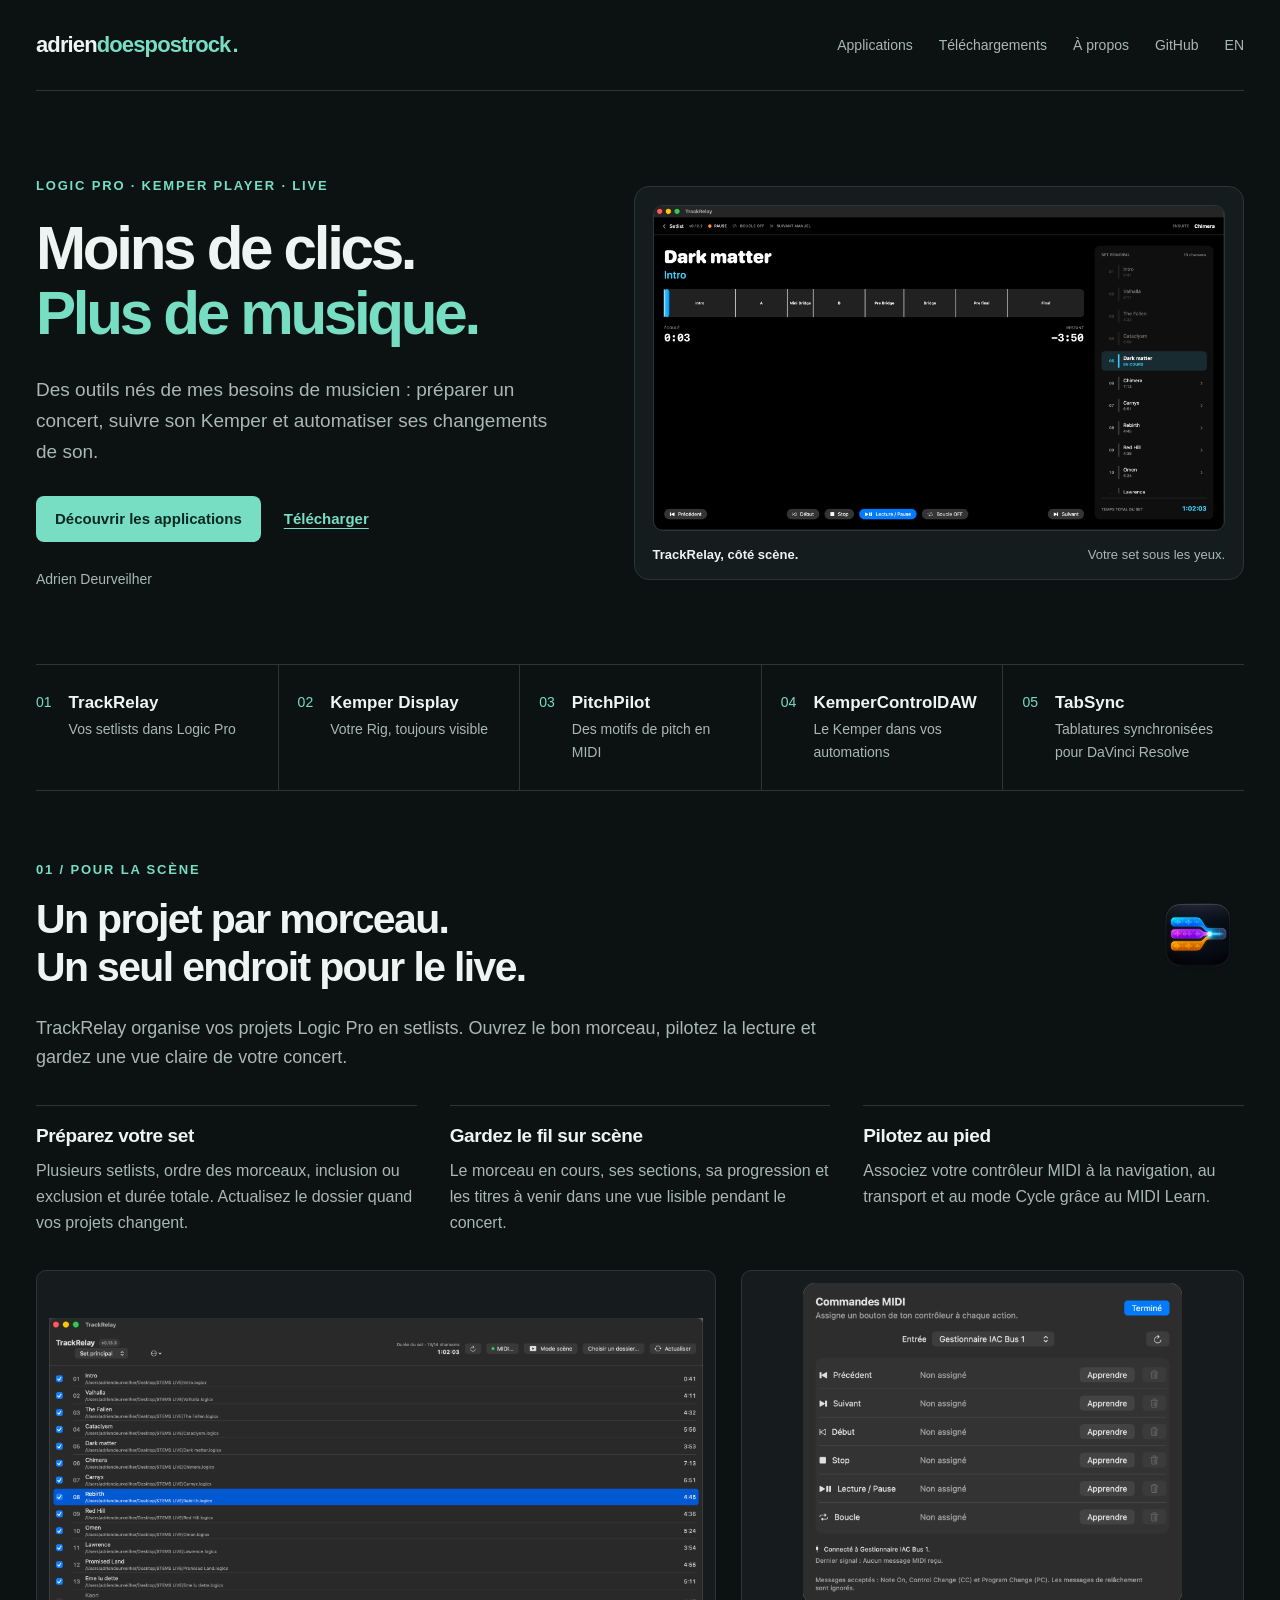
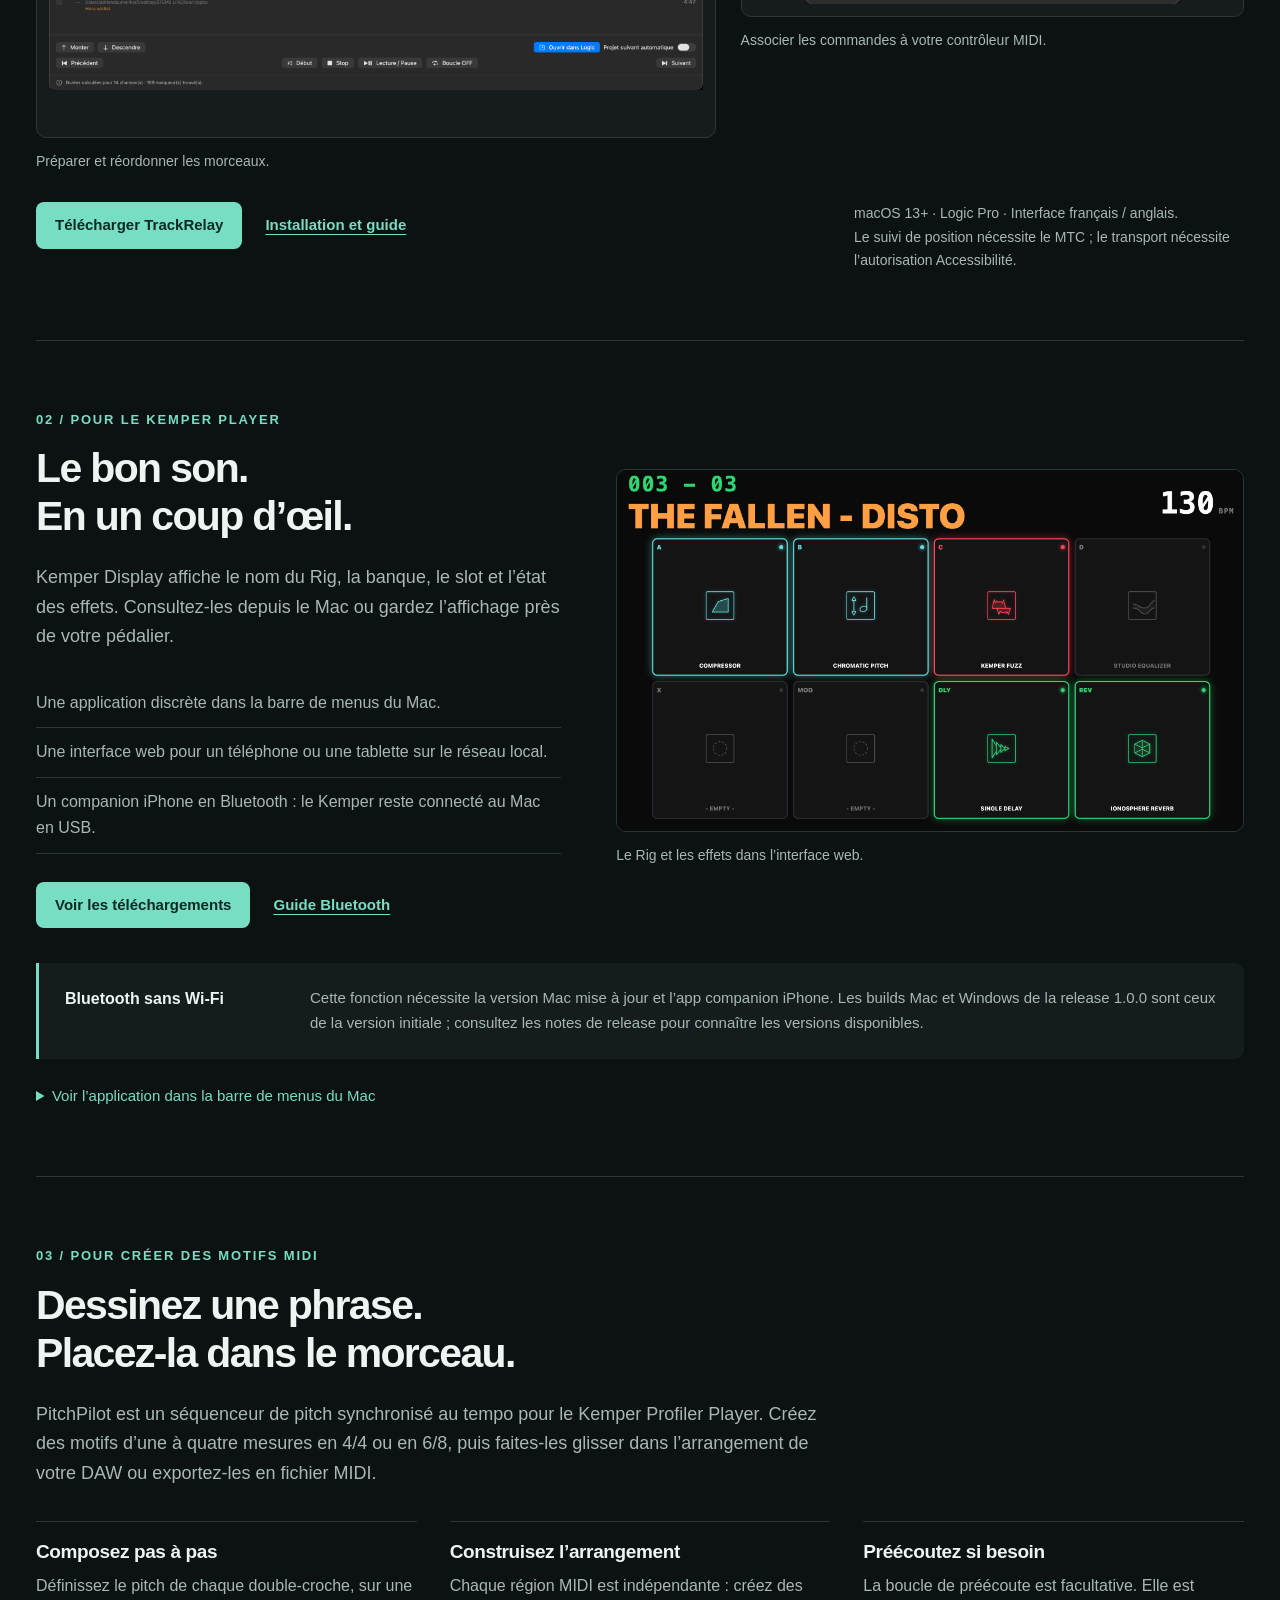
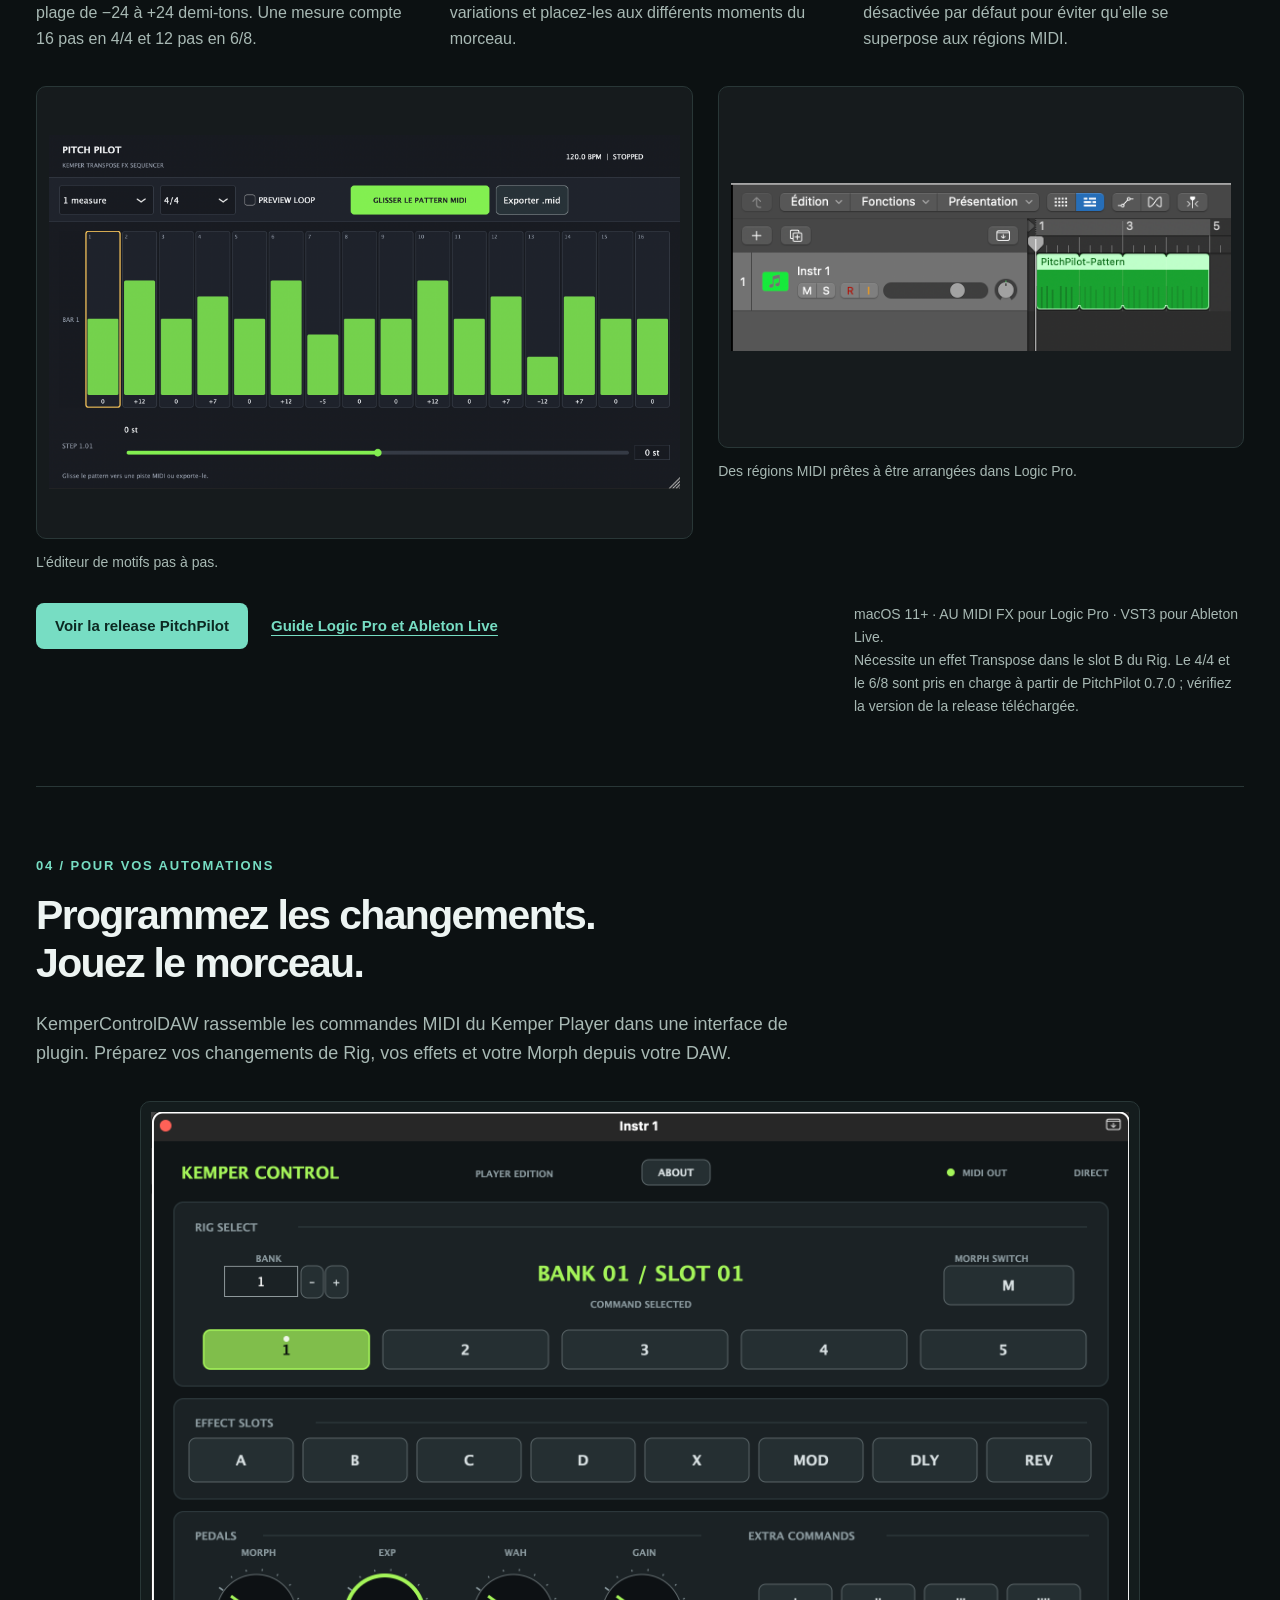
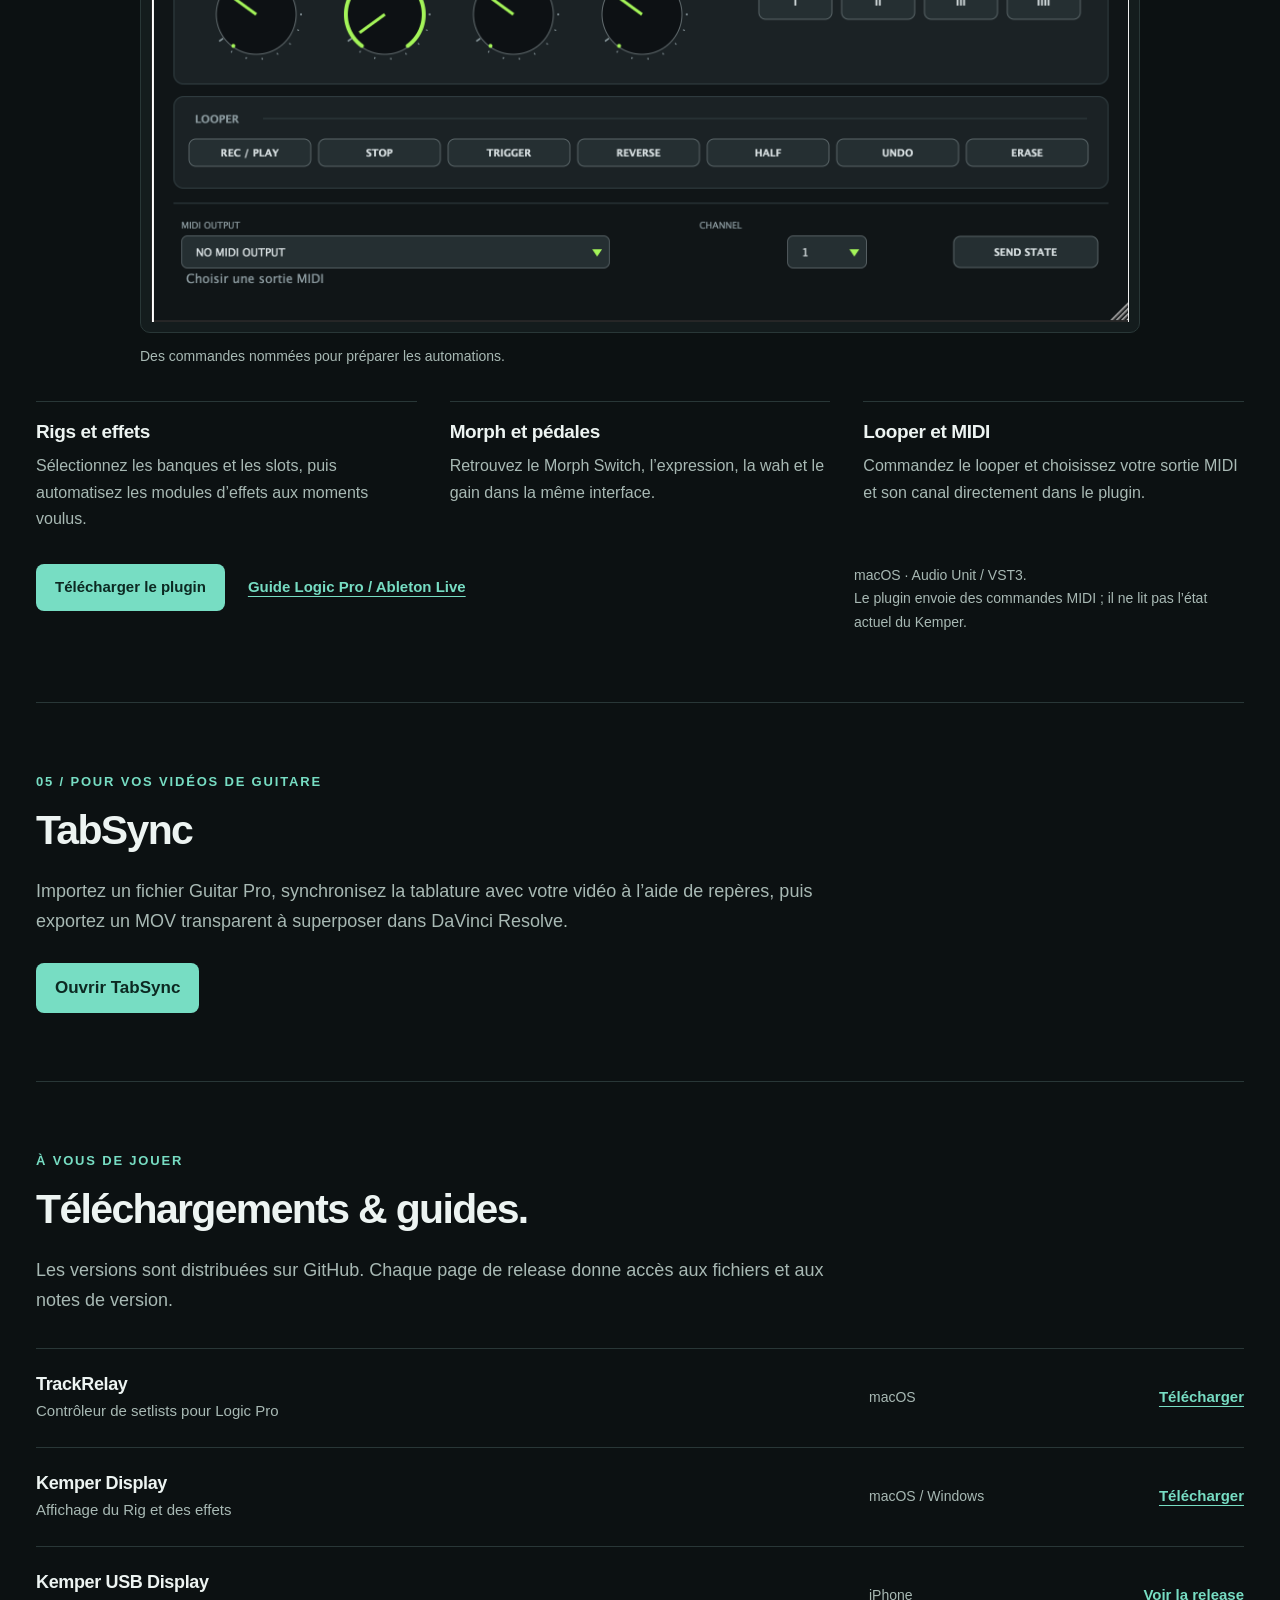
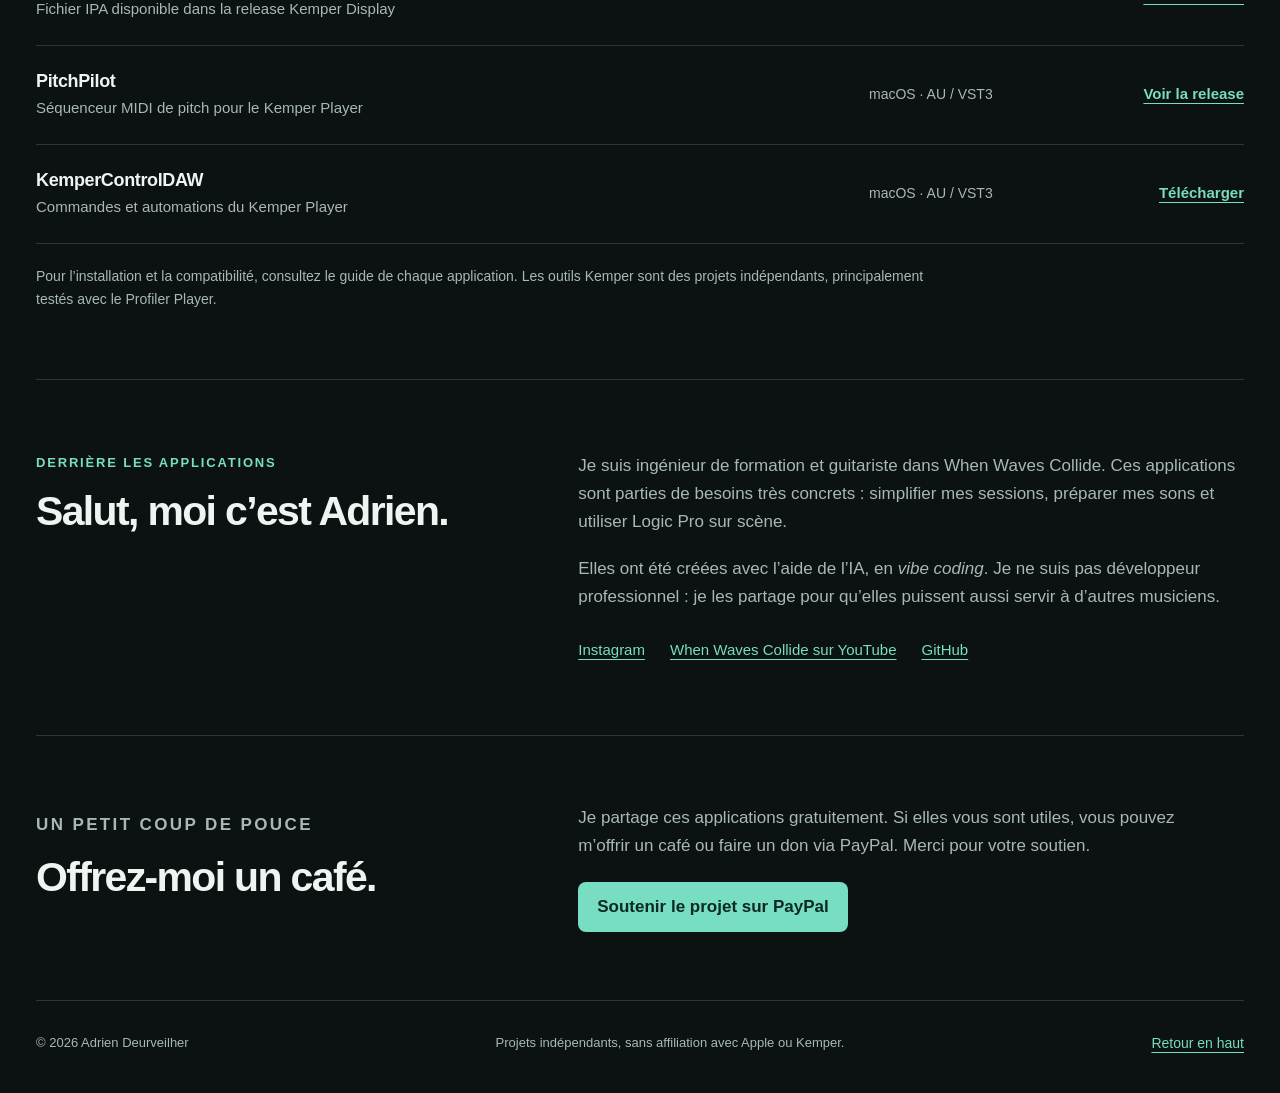
<file: index.html>
<!doctype html>
<html lang="fr">
<head>
  <meta charset="utf-8">
  <meta name="viewport" content="width=device-width, initial-scale=1">
  <meta name="theme-color" content="#0c1112">
  <meta name="description" content="TrackRelay, PitchPilot, Kemper Display et KemperControlDAW : des applications imaginées par Adrien Deurveilher pour Logic Pro, le Kemper Player et la scène.">
  <title>Adrien Does Post Rock — Applications pour musiciens</title>
  <link rel="icon" href="assets/favicon.svg" type="image/svg+xml">
  <link rel="stylesheet" href="styles.css?v=tabsync-directory">
</head>
<body>
  <a class="skip" href="#main">Aller au contenu</a>
  <div class="wrap">
    <header>
      <a class="brand" href="#main" aria-label="Adrien Does Post Rock, accueil">adrien<span>doespostrock</span><span class="brand-dot">.</span></a>
      <nav aria-label="Navigation principale">
        <a href="#applications">Applications</a>
        <a href="#downloads">Téléchargements</a>
        <a href="#about">À propos</a>
        <a href="https://github.com/adriendoespostrock">GitHub</a>
        <a href="index-en.html" lang="en" aria-label="Read this site in English">EN</a>
      </nav>
    </header>
    <main id="main">
      <section class="hero" aria-labelledby="hero-title">
        <div>
          <p class="eyebrow">Logic Pro · Kemper Player · Live</p>
          <h1 id="hero-title">Moins de clics.<br><span>Plus de musique.</span></h1>
          <p class="lead">Des outils nés de mes besoins de musicien : préparer un concert, suivre son Kemper et automatiser ses changements de son.</p>
          <div class="actions">
            <a class="button" href="#applications">Découvrir les applications</a>
            <a class="text-link" href="#downloads">Télécharger</a>
          </div>
          <p class="hero-note">Adrien Deurveilher</p>
        </div>
        <figure class="hero-shot">
          <a href="assets/trackrelay-scene.png" aria-label="Voir la capture TrackRelay en grand">
            <img src="assets/trackrelay-scene.png" alt="Vue scène de TrackRelay avec le morceau en cours, ses sections et la setlist." width="2048" height="1162" fetchpriority="high">
          </a>
          <figcaption><strong>TrackRelay, côté scène.</strong><span>Votre set sous les yeux.</span></figcaption>
        </figure>
      </section>

      <section id="applications" class="directory directory-five" aria-label="Choisir une application">
        <a href="#trackrelay"><span class="index">01</span><div><strong>TrackRelay</strong><span>Vos setlists dans Logic Pro</span></div><span class="platform">macOS</span></a>
        <a href="#kemper-display"><span class="index">02</span><div><strong>Kemper Display</strong><span>Votre Rig, toujours visible</span></div><span class="platform">Mac · Windows · iPhone</span></a>
        <a href="#pitchpilot"><span class="index">03</span><div><strong>PitchPilot</strong><span>Des motifs de pitch en MIDI</span></div><span class="platform">AU · VST3</span></a>
        <a href="#kemper-control"><span class="index">04</span><div><strong>KemperControlDAW</strong><span>Le Kemper dans vos automations</span></div><span class="platform">AU · VST3</span></a>
        <a href="#tabsync"><span class="index">05</span><div><strong>TabSync</strong><span>Tablatures synchronisées pour DaVinci Resolve</span></div><span class="platform">Web</span></a>
      </section>

      <section id="trackrelay" class="section" aria-labelledby="trackrelay-title">
        <div class="section-heading">
          <div><p class="eyebrow">01 / Pour la scène</p><h2 id="trackrelay-title">Un projet par morceau.<br>Un seul endroit pour le live.</h2></div>
          <img class="app-icon" src="assets/trackrelay-icon.png" alt="" width="76" height="76" loading="lazy">
        </div>
        <p class="intro">TrackRelay organise vos projets Logic Pro en setlists. Ouvrez le bon morceau, pilotez la lecture et gardez une vue claire de votre concert.</p>
        <div class="features">
          <div><h3>Préparez votre set</h3><p>Plusieurs setlists, ordre des morceaux, inclusion ou exclusion et durée totale. Actualisez le dossier quand vos projets changent.</p></div>
          <div><h3>Gardez le fil sur scène</h3><p>Le morceau en cours, ses sections, sa progression et les titres à venir dans une vue lisible pendant le concert.</p></div>
          <div><h3>Pilotez au pied</h3><p>Associez votre contrôleur MIDI à la navigation, au transport et au mode Cycle grâce au MIDI Learn.</p></div>
        </div>
        <div class="gallery">
          <figure><a href="assets/trackrelay-setlist.png" aria-label="Agrandir la capture des setlists"><img src="assets/trackrelay-setlist.png" alt="Organisation des morceaux et des setlists dans TrackRelay." loading="lazy"></a><figcaption>Préparer et réordonner les morceaux.</figcaption></figure>
          <figure><a href="assets/trackrelay-midi.png" aria-label="Agrandir la capture du MIDI Learn"><img src="assets/trackrelay-midi.png" alt="Réglages MIDI Learn de TrackRelay pour les commandes de transport et de navigation." loading="lazy"></a><figcaption>Associer les commandes à votre contrôleur MIDI.</figcaption></figure>
        </div>
        <div class="product-bottom"><div class="actions"><a class="button" href="https://github.com/adriendoespostrock/TrackRelay/releases/latest">Télécharger TrackRelay</a><a class="text-link" href="https://github.com/adriendoespostrock/TrackRelay#preparing-the-logic-projects">Installation et guide</a></div><p class="note">macOS 13+ · Logic Pro · Interface français / anglais.<br>Le suivi de position nécessite le MTC ; le transport nécessite l’autorisation Accessibilité.</p></div>
      </section>

      <section id="kemper-display" class="section" aria-labelledby="display-title">
        <div class="product-grid">
          <div>
            <p class="eyebrow">02 / Pour le Kemper Player</p>
            <h2 id="display-title">Le bon son.<br>En un coup d’œil.</h2>
            <p class="intro">Kemper Display affiche le nom du Rig, la banque, le slot et l’état des effets. Consultez-les depuis le Mac ou gardez l’affichage près de votre pédalier.</p>
            <ul class="feature-list"><li>Une application discrète dans la barre de menus du Mac.</li><li>Une interface web pour un téléphone ou une tablette sur le réseau local.</li><li>Un companion iPhone en Bluetooth : le Kemper reste connecté au Mac en USB.</li></ul>
            <div class="actions"><a class="button" href="https://github.com/adriendoespostrock/KemperDisplayMacMenu/releases/latest">Voir les téléchargements</a><a class="text-link" href="https://github.com/adriendoespostrock/KemperDisplayMacMenu#bluetooth-iphone-companion">Guide Bluetooth</a></div>
          </div>
          <figure><a href="assets/kemper-web.png" aria-label="Agrandir l’interface Kemper Display"><img src="assets/kemper-web.png" alt="Interface web Kemper Display : nom du Rig, banque, slot et effets avec leurs couleurs." loading="lazy"></a><figcaption>Le Rig et les effets dans l’interface web.</figcaption></figure>
        </div>
        <div class="connection-note"><strong>Bluetooth sans Wi-Fi</strong><p>Cette fonction nécessite la version Mac mise à jour et l’app companion iPhone. Les builds Mac et Windows de la release 1.0.0 sont ceux de la version initiale ; consultez les notes de release pour connaître les versions disponibles.</p></div>
        <details><summary>Voir l’application dans la barre de menus du Mac</summary><figure class="menu-shot"><a href="assets/kemper-menu.png"><img src="assets/kemper-menu.png" alt="Menu Kemper Display sur macOS avec les informations du Profiler et les paramètres de connexion." loading="lazy"></a></figure></details>
      </section>

      <section id="pitchpilot" class="section" aria-labelledby="pitchpilot-title">
        <p class="eyebrow">03 / Pour créer des motifs MIDI</p>
        <h2 id="pitchpilot-title">Dessinez une phrase.<br>Placez-la dans le morceau.</h2>
        <p class="intro">PitchPilot est un séquenceur de pitch synchronisé au tempo pour le Kemper Profiler Player. Créez des motifs d’une à quatre mesures en 4/4 ou en 6/8, puis faites-les glisser dans l’arrangement de votre DAW ou exportez-les en fichier MIDI.</p>
        <div class="features">
          <div><h3>Composez pas à pas</h3><p>Définissez le pitch de chaque double-croche, sur une plage de −24 à +24 demi-tons. Une mesure compte 16 pas en 4/4 et 12 pas en 6/8.</p></div>
          <div><h3>Construisez l’arrangement</h3><p>Chaque région MIDI est indépendante : créez des variations et placez-les aux différents moments du morceau.</p></div>
          <div><h3>Préécoutez si besoin</h3><p>La boucle de préécoute est facultative. Elle est désactivée par défaut pour éviter qu’elle se superpose aux régions MIDI.</p></div>
        </div>
        <div class="gallery pitchpilot-gallery">
          <figure><a href="assets/pitchpilot-editor.png?v=20261006-68" aria-label="Agrandir la capture de l’éditeur PitchPilot"><img src="assets/pitchpilot-editor.png?v=20261006-68" alt="Éditeur de motifs PitchPilot avec les pas de pitch réglés sur la grille." loading="lazy"></a><figcaption>L’éditeur de motifs pas à pas.</figcaption></figure>
          <figure><a href="assets/pitchpilot-logic-arrangement.png" aria-label="Agrandir la capture de l’arrangement Logic Pro"><img src="assets/pitchpilot-logic-arrangement.png" alt="Régions MIDI PitchPilot disposées dans l’arrangement de Logic Pro." loading="lazy"></a><figcaption>Des régions MIDI prêtes à être arrangées dans Logic Pro.</figcaption></figure>
        </div>
        <div class="product-bottom"><div class="actions"><a class="button" href="https://github.com/adriendoespostrock/pitchpilot/releases/latest">Voir la release PitchPilot</a><a class="text-link" href="https://github.com/adriendoespostrock/pitchpilot#logic-pro">Guide Logic Pro et Ableton Live</a></div><p class="note">macOS 11+ · AU MIDI FX pour Logic Pro · VST3 pour Ableton Live.<br>Nécessite un effet Transpose dans le slot B du Rig. Le 4/4 et le 6/8 sont pris en charge à partir de PitchPilot 0.7.0 ; vérifiez la version de la release téléchargée.</p></div>
      </section>

      <section id="kemper-control" class="section" aria-labelledby="control-title">
        <p class="eyebrow">04 / Pour vos automations</p>
        <h2 id="control-title">Programmez les changements.<br>Jouez le morceau.</h2>
        <p class="intro">KemperControlDAW rassemble les commandes MIDI du Kemper Player dans une interface de plugin. Préparez vos changements de Rig, vos effets et votre Morph depuis votre DAW.</p>
        <figure class="control-shot"><a href="assets/kemper-control.png" aria-label="Agrandir l’interface KemperControlDAW"><img src="assets/kemper-control.png" alt="Interface du plugin KemperControlDAW : choix de Rig, modules d’effets, Morph, pédales et commandes du looper." loading="lazy"></a><figcaption>Des commandes nommées pour préparer les automations.</figcaption></figure>
        <div class="features"><div><h3>Rigs et effets</h3><p>Sélectionnez les banques et les slots, puis automatisez les modules d’effets aux moments voulus.</p></div><div><h3>Morph et pédales</h3><p>Retrouvez le Morph Switch, l’expression, la wah et le gain dans la même interface.</p></div><div><h3>Looper et MIDI</h3><p>Commandez le looper et choisissez votre sortie MIDI et son canal directement dans le plugin.</p></div></div>
        <div class="product-bottom"><div class="actions"><a class="button" href="https://github.com/adriendoespostrock/KemperControlDAW/releases/latest">Télécharger le plugin</a><a class="text-link" href="https://github.com/adriendoespostrock/KemperControlDAW#installation">Guide Logic Pro / Ableton Live</a></div><p class="note">macOS · Audio Unit / VST3.<br>Le plugin envoie des commandes MIDI ; il ne lit pas l’état actuel du Kemper.</p></div>
      </section>

      <section id="tabsync" class="section" aria-labelledby="tabsync-title">
        <p class="eyebrow">05 / Pour vos vidéos de guitare</p>
        <h2 id="tabsync-title">TabSync</h2>
        <p class="intro">Importez un fichier Guitar Pro, synchronisez la tablature avec votre vidéo à l’aide de repères, puis exportez un MOV transparent à superposer dans DaVinci Resolve.</p>
        <a class="button" href="tabsync/">Ouvrir TabSync</a>
      </section>

      <section id="downloads" class="section" aria-labelledby="downloads-title">
        <p class="eyebrow">À vous de jouer</p>
        <h2 id="downloads-title">Téléchargements &amp; guides.</h2>
        <p class="intro">Les versions sont distribuées sur GitHub. Chaque page de release donne accès aux fichiers et aux notes de version.</p>
        <div class="download-list">
          <div><div><h3>TrackRelay</h3><p>Contrôleur de setlists pour Logic Pro</p></div><span class="platform">macOS</span><a href="https://github.com/adriendoespostrock/TrackRelay/releases/latest">Télécharger</a></div>
          <div><div><h3>Kemper Display</h3><p>Affichage du Rig et des effets</p></div><span class="platform">macOS / Windows</span><a href="https://github.com/adriendoespostrock/KemperDisplayMacMenu/releases/latest">Télécharger</a></div>
          <div><div><h3>Kemper USB Display</h3><p>Fichier IPA disponible dans la release Kemper Display</p></div><span class="platform">iPhone</span><a href="https://github.com/adriendoespostrock/KemperDisplayMacMenu/releases/latest">Voir la release</a></div>
          <div><div><h3>PitchPilot</h3><p>Séquenceur MIDI de pitch pour le Kemper Player</p></div><span class="platform">macOS · AU / VST3</span><a href="https://github.com/adriendoespostrock/pitchpilot/releases/latest">Voir la release</a></div>
          <div><div><h3>KemperControlDAW</h3><p>Commandes et automations du Kemper Player</p></div><span class="platform">macOS · AU / VST3</span><a href="https://github.com/adriendoespostrock/KemperControlDAW/releases/latest">Télécharger</a></div>
        </div>
        <p class="note">Pour l’installation et la compatibilité, consultez le guide de chaque application. Les outils Kemper sont des projets indépendants, principalement testés avec le Profiler Player.</p>
      </section>

      <section id="about" class="section about" aria-labelledby="about-title">
        <div><p class="eyebrow">Derrière les applications</p><h2 id="about-title">Salut, moi c’est Adrien.</h2></div>
        <div><p>Je suis ingénieur de formation et guitariste dans When Waves Collide. Ces applications sont parties de besoins très concrets : simplifier mes sessions, préparer mes sons et utiliser Logic Pro sur scène.</p><p>Elles ont été créées avec l’aide de l’IA, en <em>vibe coding</em>. Je ne suis pas développeur professionnel : je les partage pour qu’elles puissent aussi servir à d’autres musiciens.</p><div class="socials"><a href="https://www.instagram.com/adriendoespostrock/">Instagram</a><a href="https://www.youtube.com/@WhenWavesCollide">When Waves Collide sur YouTube</a><a href="https://github.com/adriendoespostrock">GitHub</a></div></div>
      </section>

      <section id="support" class="section support" aria-labelledby="support-title">
        <div><p class="eyebrow">Un petit coup de pouce</p><h2 id="support-title">Offrez-moi un café.</h2></div>
        <div><p>Je partage ces applications gratuitement. Si elles vous sont utiles, vous pouvez m’offrir un café ou faire un don via PayPal. Merci pour votre soutien.</p><a class="button" href="https://paypal.me/whenwavescollide" target="_blank" rel="noopener noreferrer">Soutenir le projet sur PayPal</a></div>
      </section>
    </main>
    <footer><span>© 2026 Adrien Deurveilher</span><span>Projets indépendants, sans affiliation avec Apple ou Kemper.</span><a href="#main">Retour en haut</a></footer>
  </div>
</body>
</html>
</file>
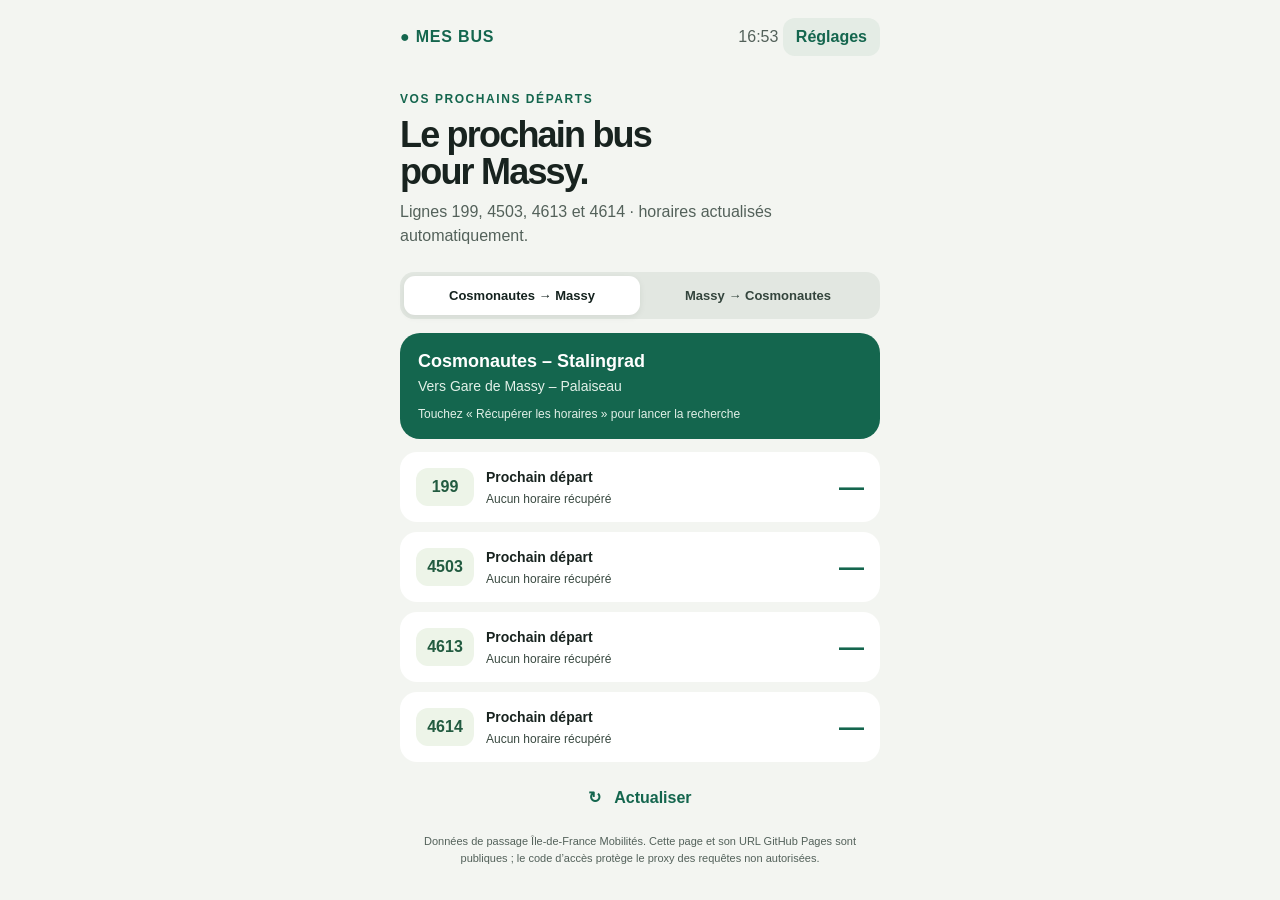
<file: bus/index.html>
<!doctype html>
<html lang="fr"><head><meta charset="utf-8"><meta name="viewport" content="width=device-width,initial-scale=1,viewport-fit=cover"><meta name="theme-color" content="#f3f5f1"><meta name="apple-mobile-web-app-capable" content="yes"><meta name="apple-mobile-web-app-title" content="Mes bus"><title>Mes bus · Massy</title>
<style>
:root{color-scheme:light;--bg:#f3f5f1;--ink:#18231f;--muted:#53615a;--green:#14664e;--card:#fff;--line:#e4e9e3}*{box-sizing:border-box}body{margin:0;background:var(--bg);color:var(--ink);font-family:-apple-system,BlinkMacSystemFont,"Segoe UI",sans-serif}.wrap{max-width:520px;margin:auto;padding:calc(18px + env(safe-area-inset-top)) 20px calc(30px + env(safe-area-inset-bottom))}.top{display:flex;justify-content:space-between;align-items:center;margin-bottom:36px}.brand{font-weight:800;letter-spacing:.05em;color:var(--green)}.clock,.muted{color:var(--muted)}button,input{font:inherit}.settings{border:0;background:#e4ece5;color:var(--green);padding:10px 13px;border-radius:12px;font-weight:700}.eyebrow{color:var(--green);font-weight:800;font-size:12px;letter-spacing:.13em}.hero h1{font-size:36px;line-height:1.03;letter-spacing:-.05em;margin:10px 0}.hero p{color:var(--muted);line-height:1.5;margin:8px 0 24px}.switch{display:flex;padding:4px;background:#e2e7e1;border-radius:14px;margin-bottom:14px}.switch button{flex:1;border:0;background:transparent;color:#34453d;border-radius:11px;padding:12px 7px;font-size:13px;font-weight:750}.switch button.active{background:white;color:#15231f;box-shadow:0 2px 7px #17251a12}.stop{background:var(--green);color:white;padding:18px;border-radius:20px;margin-bottom:13px}.stop strong{font-size:18px}.stop p{margin:6px 0;color:#e2f0e8;font-size:14px}.status{color:#e2f0e8;font-size:12px;margin-top:13px}.list{display:grid;gap:10px}.bus{display:grid;grid-template-columns:58px 1fr auto;gap:12px;align-items:center;background:var(--card);border-radius:17px;padding:16px}.badge{background:#edf4e8;color:#225b40;border-radius:12px;text-align:center;padding:10px 3px;font-weight:850}.dest{font-weight:750;font-size:14px}.times{font-size:12px;color:#394940;margin-top:7px;font-variant-numeric:tabular-nums}.wait{text-align:right;color:var(--green);font-size:25px;font-weight:850;font-variant-numeric:tabular-nums}.unit{text-align:right;color:var(--muted);font-size:11px}.notice{padding:13px;background:#fff4da;color:#5d4512;border-radius:13px;margin:12px 0;font-size:13px;line-height:1.45}.refresh{display:block;margin:16px auto;border:0;background:transparent;color:var(--green);font-weight:800;padding:10px}.foot{text-align:center;color:var(--muted);font-size:11px;line-height:1.5}.dialog{position:fixed;inset:0;background:#0007;display:none;place-items:center;padding:20px}.dialog.show{display:grid}.panel{background:white;border-radius:20px;padding:22px;width:min(100%,420px)}.panel h2{margin:0 0 8px}.panel p{color:var(--muted);font-size:13px;line-height:1.45}.panel label{display:block;font-size:12px;font-weight:700;margin-top:14px}.panel input{width:100%;padding:12px;border:1px solid #ccd5ce;border-radius:10px;margin-top:6px;color:#16221b}.panel .remember{display:flex;align-items:center;gap:9px}.panel .remember input{width:auto;margin:0}.actions{display:flex;gap:8px;margin-top:18px}.actions button{flex:1;padding:12px;border:0;border-radius:11px;font-weight:750}.primary{background:var(--green);color:white}.secondary{background:#e8ece8;color:#17231d}
</style></head>
<body><main class="wrap"><header class="top"><div class="brand">● MES BUS</div><div><span class="clock" id="clock">--:--</span> <button class="settings" id="open">Réglages</button></div></header>
<section class="hero"><div class="eyebrow">VOS PROCHAINS DÉPARTS</div><h1>Le prochain bus<br>pour Massy.</h1><p>Lignes 199, 4503, 4613 et 4614 · horaires actualisés automatiquement.</p></section>
<nav class="switch"><button class="active" data-stop="cosmo">Cosmonautes → Massy</button><button data-stop="massy">Massy → Cosmonautes</button></nav>
<section class="stop"><strong id="stopname">Cosmonautes – Stalingrad</strong><p id="direction">Vers Gare de Massy – Palaiseau</p><div class="status" id="updated">En attente de configuration du service…</div></section>
<div id="notice" class="notice">Configure l’adresse de ton service Cloudflare Worker dans Réglages. La clé PRIM doit être ajoutée uniquement comme secret Cloudflare, jamais ici.</div><section class="list" id="list"></section><button class="refresh" id="refresh">↻ &nbsp; Actualiser</button>
<footer class="foot">Données de passage Île-de-France Mobilités. Cette page et son URL GitHub Pages sont publiques ; le code d’accès protège le proxy des requêtes non autorisées.</footer></main>
<div class="dialog" id="dialog"><section class="panel"><h2>Réglages du service</h2><p>Les horaires ne se chargent qu’à ta demande, avec le bouton de la page. Le code d’accès peut être mémorisé localement sur cet appareil. Ne saisis pas la clé API PRIM ici.</p><label>Adresse HTTPS du Worker<input id="worker" type="url" placeholder="https://mon-service.workers.dev"></label><label>Code d’accès du proxy<input id="pass" type="password" autocomplete="off"></label><label class="remember"><input id="remember" type="checkbox"> Mémoriser sur cet appareil</label><div class="actions"><button class="secondary" id="cancel">Fermer</button><button class="primary" id="save">Enregistrer</button></div></section></div>
<script>
const lines=['199','4503','4613','4614'];const cacheKey='mesbus-departures-v1';let cached={cosmo:null,massy:null};try{cached={...cached,...JSON.parse(localStorage.getItem(cacheKey)||'{}')}}catch{}let stop='cosmo',worker=localStorage.getItem('mesbus-worker')||'',rememberCode=localStorage.getItem('mesbus-remember')!=='false',pass=rememberCode?(localStorage.getItem('mesbus-code')||''):'';const $=s=>document.querySelector(s);function clock(){ $('#clock').textContent=new Intl.DateTimeFormat('fr-FR',{hour:'2-digit',minute:'2-digit'}).format(new Date())}clock();setInterval(clock,15000);
function settings(){ $('#worker').value=worker;$('#pass').value=pass;$('#remember').checked=rememberCode;$('#dialog').classList.add('show')}$('#open').onclick=settings;$('#cancel').onclick=()=>$('#dialog').classList.remove('show');$('#save').onclick=()=>{worker=$('#worker').value.trim().replace(/\/$/,'');pass=$('#pass').value;rememberCode=$('#remember').checked;localStorage.setItem('mesbus-worker',worker);localStorage.setItem('mesbus-remember',rememberCode?'true':'false');if(rememberCode)localStorage.setItem('mesbus-code',pass);else localStorage.removeItem('mesbus-code');$('#dialog').classList.remove('show');render(cached[stop])};
function render(data){$('#stopname').textContent=stop==='cosmo'?'Cosmonautes – Stalingrad':'Gare de Massy – Palaiseau';$('#direction').textContent=stop==='cosmo'?'Vers Gare de Massy – Palaiseau':'Vers Cosmonautes – Stalingrad';$('#updated').textContent=data?.updated?'Mis à jour à '+data.updated:'Touchez « Récupérer les horaires » pour lancer la recherche';$('#notice').style.display=data?.error?'block':'none';if(data?.error)$('#notice').textContent=data.error;$('#list').innerHTML=lines.map(id=>{const x=data?.lines?.[id]||{},times=x.error||x.next?.join(' · ')||'Aucun horaire récupéré';return '<article class="bus"><div class="badge">'+id+'</div><div><div class="dest">'+(x.error?'Données temporairement indisponibles':(x.destination||'Prochain départ'))+'</div><div class="times">'+times+'</div></div><div><div class="wait">'+(x.minutes??'—')+'</div><div class="unit">'+(x.minutes==null?'':'min')+'</div></div></article>'}).join('')}
async function load(){if(!worker){render({error:'Ajoute l’adresse du Worker Cloudflare dans Réglages.'});return}if(!pass){render({error:'Ajoute ton code d’accès dans Réglages.'});return}$('#refresh').disabled=true;$('#refresh').textContent='Recherche en cours…';try{const r=await fetch(worker+'/api/departures?stop='+stop,{headers:{'X-App-Code':pass},cache:'no-store'});const d=await r.json();if(!r.ok)throw Error(d.error||'Erreur du service ('+r.status+')');cached[stop]=d;localStorage.setItem(cacheKey,JSON.stringify(cached));render(cached[stop])}catch(e){render({error:'Le proxy ne répond pas ou son code d’accès est incorrect. '+e.message})}finally{$('#refresh').disabled=false;$('#refresh').innerHTML='↻ &nbsp;Récupérer les horaires'}}
document.querySelectorAll('.switch button').forEach(b=>b.onclick=()=>{stop=b.dataset.stop;document.querySelectorAll('.switch button').forEach(x=>x.classList.toggle('active',x===b));render(cached[stop])});$('#refresh').onclick=load;render(cached[stop]);
</script></body></html>
</file>
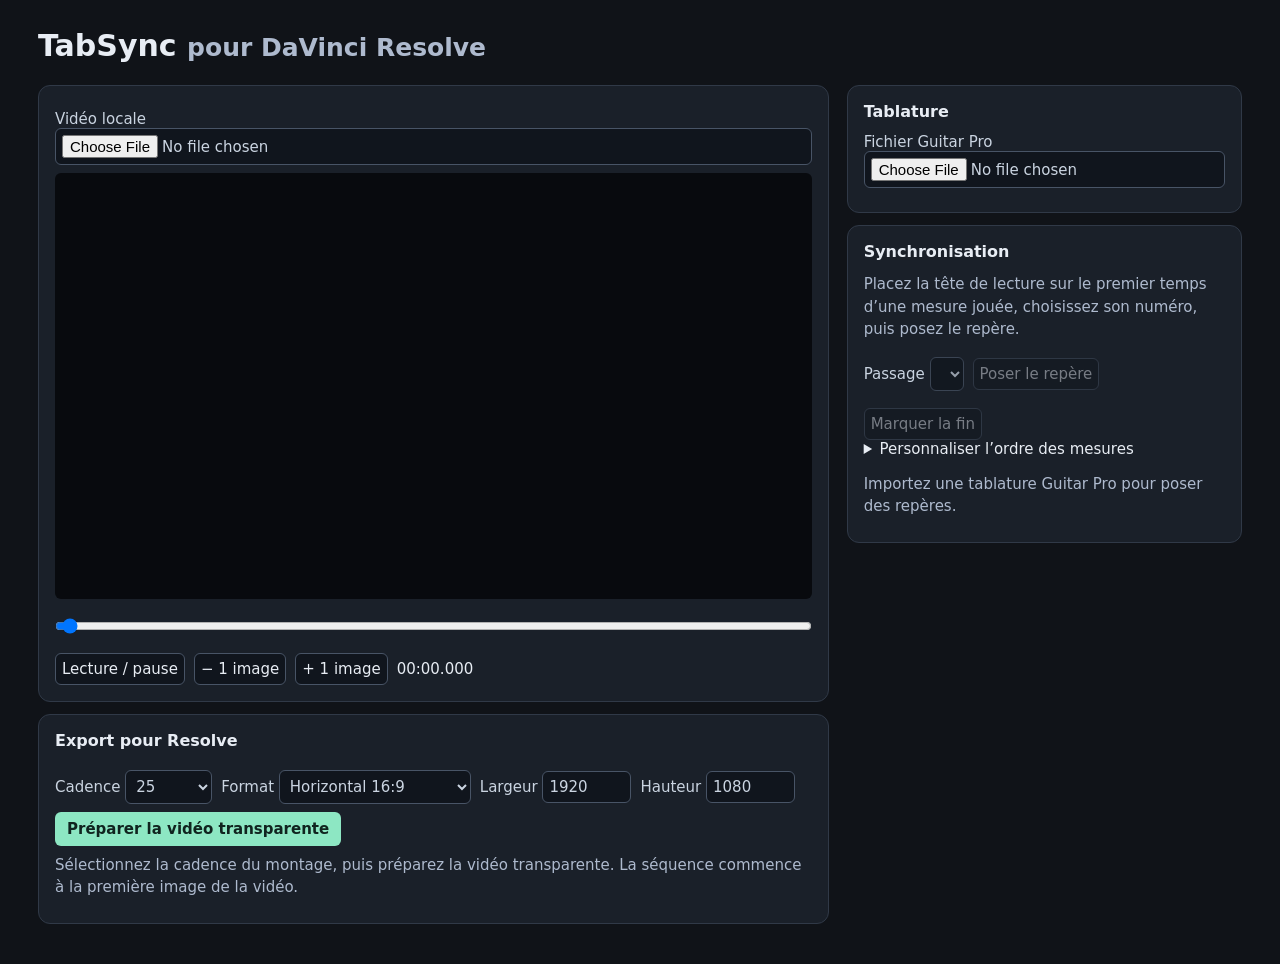
<file: tabsync/index.html>
<!doctype html>
<html lang="fr">
<meta charset="utf-8">
<meta name="robots" content="noindex, nofollow">
<meta name="viewport" content="width=device-width,initial-scale=1">
<title>TabSync pour DaVinci Resolve</title>
<style>
*{box-sizing:border-box} body{margin:0;background:#101318;color:#e8edf4;font:15px system-ui,sans-serif} main{max-width:1260px;margin:auto;padding:28px} h1{margin:0 0 22px;font-size:30px} h2{font-size:16px;margin:0 0 12px} .layout{display:grid;grid-template-columns:minmax(0,2fr) minmax(310px,1fr);gap:18px;align-items:start} section{background:#1a2029;border:1px solid #303947;border-radius:12px;padding:16px;margin-bottom:12px} .stage{background:#080a0e;position:relative;aspect-ratio:16/9;display:grid;place-items:center;overflow:hidden;border-radius:6px} video,canvas{width:100%;height:100%;position:absolute;inset:0;object-fit:contain} canvas{pointer-events:none} label{display:block;margin:8px 0;color:#cad4e1} label[hidden]{display:none} button,input,select{font:inherit;color:inherit;background:#10151d;border:1px solid #485466;border-radius:6px;padding:6px} input[type=file]{width:100%;max-width:100%} input[type=number]{width:89px} button{cursor:pointer} button.primary{background:#8de7c3;color:#10241f;border:0;font-weight:650;padding:8px 12px} button:disabled{opacity:.45;cursor:default} input[type=range]{width:100%;margin:12px 0} small,p{color:#aebace} p{margin:8px 0;line-height:1.5} .row{display:flex;gap:9px;align-items:center;flex-wrap:wrap} ul{padding-left:20px;margin-bottom:0} li{margin:6px 0} @media(max-width:860px){.layout{grid-template-columns:1fr}main{padding:16px}}
</style>
<main>
<h1>TabSync <small>pour DaVinci Resolve</small></h1>
<div class="layout">
<div>
<section>
<label>Vidéo locale <input id="videoFile" type="file" accept="video/*,.mov,.mp4"></label>
<div class="stage" id="stage"><video id="video" playsinline></video><canvas id="preview" width="960" height="540" aria-label="Aperçu de la tablature"></canvas></div>
<input id="scrub" type="range" min="0" max="0" step="0.001" value="0" aria-label="Position vidéo">
<div class="row"><button id="play">Lecture / pause</button><button id="back">− 1 image</button><button id="forward">+ 1 image</button><output id="time"></output></div>
</section>
<section>
<h2>Export pour Resolve</h2>
<div class="row"><label>Cadence <select id="fps"><option>23.976</option><option>24</option><option selected>25</option><option>29.97</option><option>30</option><option>50</option><option>59.94</option><option>60</option></select></label>
<label>Format <select id="format"><option value="landscape">Horizontal 16:9</option><option value="portrait">Vertical 9:16 (TikTok)</option><option value="custom">Personnalisé</option></select></label>
<label>Largeur <input id="width" type="number" min="320" max="7680" value="1920"></label>
<label>Hauteur <input id="height" type="number" min="180" max="4320" value="1080"></label></div>
<div class="row"><button class="primary" id="export">Préparer la vidéo transparente</button><button id="cancel" hidden>Annuler</button><a id="download" hidden style="color:#8de7c3">Télécharger le MOV</a></div>
<p id="exportStatus" role="status">Sélectionnez la cadence du montage, puis préparez la vidéo transparente. La séquence commence à la première image de la vidéo.</p>
</section>
</div>
<div>
<section>
<h2>Tablature</h2>
<label>Fichier Guitar Pro <input id="gpFile" type="file" accept=".gp,.gp3,.gp4,.gp5,.gpx"></label>
<label hidden>Piste 1 <select id="track"></select></label>
<label hidden>Piste 2 <select id="track2"></select></label>
<label hidden>Piste 3 <select id="track3"></select></label>
<p id="importStatus" role="status"></p>
<p id="tabStatus" role="status"></p>
</section>
<section>
<h2>Synchronisation</h2>
<p>Placez la tête de lecture sur le premier temps d’une mesure jouée, choisissez son numéro, puis posez le repère.</p>
<div class="row"><label>Passage <select id="measure"></select></label><button id="anchor">Poser le repère</button><button id="endAnchor">Marquer la fin</button></div>
<details><summary>Personnaliser l’ordre des mesures</summary>
<label>Ordre joué <input id="order" type="text" placeholder="1-4, 1-4, 5-8"></label>
<button id="applyOrder">Appliquer l’ordre</button>
<small>Laissez vide pour rétablir l’ordre automatique.</small><p id="orderStatus" role="status"></p></details>
<ul id="anchors"></ul>
<p id="syncStatus" role="status"></p>
</section>
</div>
</div>
</main>
<script>
'use strict';
const el = id => document.getElementById(id);
const video = el('video');
const preview = el('preview');
let bars = [], anchors = [], total = 0, score, videoUrl, exportJob;
let writtenBars = [], automaticOrder = [];
const formatTime = seconds => {
  const ms = Math.round(seconds * 1000);
  return [Math.floor(ms / 60000), Math.floor(ms / 1000) % 60].map(n => String(n).padStart(2,'0')).join(':') +
    '.' + String(ms % 1000).padStart(3,'0');
};
const fps = () => ({'23.976':24000/1001,'29.97':30000/1001,'59.94':60000/1001})[el('fps').value] || Number(el('fps').value);
function guitarBars(staff, score) {
  const stringCount = staff.tuning.length;
  let start = 0;
  let bpm = score.tempo || 120;
  return staff.bars.map((bar,index) => {
    const master = score.masterBars[index];
    const ticks = master.calculateDuration();
    if (!(ticks > 0)) throw Error('Une mesure a une durée invalide.');
    const changes = (master.tempoAutomations || []).filter(a => a.value > 0 && a.ratioPosition >= 0 && a.ratioPosition <= 1)
      .sort((a,b) => a.ratioPosition-b.ratioPosition);
    const segments = [{at:0,seconds:0,bpm}];
    for (const change of changes) {
      const last = segments[segments.length-1];
      const at = change.ratioPosition;
      segments.push({at,seconds:last.seconds+(at-last.at)*ticks/960*60/last.bpm,bpm:change.value});
      bpm = change.value;
    }
    function timeAt(ratio) {
      const segment = segments.findLast(s => s.at <= ratio);
      return segment.seconds + (ratio-segment.at)*ticks/960*60/segment.bpm;
    }
    const duration = timeAt(1);
    const notes = [], rhythm = [];
    const groupTicks = 960*4/(master.timeSignatureDenominator || 4) *
      (master.timeSignatureDenominator===8 && master.timeSignatureNumerator>3 &&
        master.timeSignatureNumerator%3===0 ? 3 : 1);
    bar.voices.forEach((voice,voiceIndex) => {
      for (const beat of voice.beats) {
        if (beat.isEmpty) continue;
        const ratio = Math.max(0,Math.min(1,beat.playbackStart/ticks));
        const position = timeAt(ratio)/duration;
        for (const note of beat.notes) {
          if (note.string>=1 && note.string<=stringCount) {
            const fret = note.isDead ? 'x' : note.isTieDestination ? '('+note.fret+')' : note.fret;
            notes.push({string:stringCount-note.string,fret,position});
          }
        }
        if (beat.duration) rhythm.push({position,duration:beat.duration,dots:beat.dots || 0,
          group:Math.floor(Math.max(0,beat.displayStart ?? beat.playbackStart)/groupTicks),
          voice:voiceIndex,rest:beat.notes.length===0});
      }
    });
    const numerator = master.timeSignatureNumerator || 4;
    const denominator = master.timeSignatureDenominator || 4;
    const result = {start,duration,notes,rhythm,numerator,denominator};
    start += duration;
    return result;
  });
}
function repeatOrder(masterBars) {
  const stack = [];
  const startsByClosing = new Map();
  for (const [index, bar] of masterBars.entries()) {
    if (bar.isRepeatStart) stack.push(index);
    if (bar.repeatCount > 1) {
      startsByClosing.set(index, stack.pop() ?? 0);
    }
  }
  const visits = new Map();
  const order = [];
  let pass = 0;
  for (let index=0, steps=0; index<masterBars.length; steps++) {
    if (steps>=100000) throw Error('Ordre de reprise trop long. Indiquez l’ordre joué manuellement.');
    const bar = masterBars[index];
    const mask = bar.alternateEndings || 0;
    if (!mask || (pass<32 && (mask & (1 << pass)))) order.push(index);
    if (bar.repeatCount > 1) {
      const start = bar.repeatGroup?.openings?.[0]?.index ??
        startsByClosing.get(index);
      const completed = visits.get(index) || 0;
      if (completed < bar.repeatCount-1) {
        visits.set(index, completed+1);
        for (const closing of visits.keys()) if (closing>=start && closing<index) visits.delete(closing);
        pass = completed+1;
        index = start;
        continue;
      }
    }
    index++;
  }
  return order;
}
function parseOrder(value, count) {
  const order = [];
  for (const token of value.split(',')) {
    const match = token.trim().match(/^(\d+)(?:\s*[-–]\s*(\d+))?$/);
    if (!match) throw Error('Utilisez des numéros et des plages séparés par des virgules.');
    const start = Number(match[1]), end = Number(match[2] ?? match[1]);
    if (start<1 || end<start || end>count) throw Error('Indiquez des mesures de 1 à '+count+'.');
    for (let measure=start; measure<=end; measure++) {
      if (order.length>=100000) throw Error('Ordre trop long.');
      order.push(measure-1);
    }
  }
  return order;
}
function playbackBars(measures, order) {
  let start = 0;
  const occurrences = new Map();
  for (const index of order) occurrences.set(index,(occurrences.get(index) || 0)+1);
  const passages = new Map();
  return order.map(index => {
    const bar = measures[index];
    const passage = (passages.get(index) || 0)+1;
    passages.set(index,passage);
    const label = 'Mesure '+(index+1) + (occurrences.get(index)>1 ? ' · passage '+passage : '');
    const next = {...bar,start,label,index};
    start += bar.duration;
    return next;
  });
}
function setBars(next, order) {
  if (!next.length) throw Error('Aucune mesure trouvée.');
  const nextOrder = order?.length ? order : next.map((_,index) => index);
  const played = playbackBars(next,nextOrder);
  writtenBars = next;
  automaticOrder = nextOrder;
  el('order').value = '';
  setPlayback(played,false);
}
function setPlayback(next, preserve) {
  const selected = Number(el('measure').value) || 0;
  if (!preserve || next.length!==bars.length || next.some((bar,index) => bar.index!==bars[index].index)) anchors = [];
  bars = next;
  total = next.at(-1).start + next.at(-1).duration;
  const options = document.createDocumentFragment();
  next.forEach((bar,index) => options.append(new Option(bar.label,index)));
  el('measure').replaceChildren(options);
  el('measure').value = Math.min(next.length-1,selected);
  el('tabStatus').textContent = writtenBars.length + ' mesure(s) · ' + bars.length + ' dans l’ordre joué · ' + formatTime(total);
  el('orderStatus').textContent = '';
  showAnchors();
}
el('applyOrder').onclick = () => {
  try {
    const value = el('order').value.trim();
    const order = value ? parseOrder(value,writtenBars.length) : automaticOrder;
    setPlayback(playbackBars(writtenBars,order),true);
  } catch (error) { el('orderStatus').textContent = error.message; }
};
let alphaLoading;
function alphaTabLibrary() {
  if (window.alphaTab) return Promise.resolve(window.alphaTab);
  alphaLoading ||= new Promise((resolve,reject) => {
    const script = document.createElement('script');
    script.src = 'https://cdn.jsdelivr.net/npm/@coderline/alphatab@1.6.2/dist/alphaTab.js';
    script.onload = () => window.alphaTab ? resolve(window.alphaTab) : reject(Error('Bibliothèque Guitar Pro indisponible.'));
    script.onerror = () => { script.remove(); reject(Error('Connexion nécessaire pour charger le lecteur Guitar Pro.')); };
    document.head.append(script);
  }).catch(error => { alphaLoading = undefined; throw error; });
  return alphaLoading;
}
let staves = [];
const trackFields = ['track','track2','track3'].map(el);
let activeTracks = [0,'',''];
const pitchNames = ['C','C♯','D','D♯','E','F','F♯','G','G♯','A','A♯','B'];
function selectedBars(guitarScore, tracks, selection) {
  const parts = selection.filter(index => index !== '').map(index => {
    const {staff,name} = tracks[Number(index)];
    const strings = staff.tuning.map(pitch => pitchNames[((pitch%12)+12)%12] ?? '');
    return {name,strings,measures:guitarBars(staff,guitarScore)};
  });
  return parts[0].measures.map((measure,index) => ({
    start:measure.start,duration:measure.duration,
    numerator:measure.numerator,denominator:measure.denominator,
    lanes:parts.map(({name,strings,measures}) => ({
      name,strings,stringCount:strings.length,notes:measures[index]?.notes ?? [],rhythm:measures[index]?.rhythm ?? []
    }))
  }));
}
function updateTrackFields() {
  trackFields.forEach((field,slot) => {
    field.value = activeTracks[slot];
    field.closest('label').hidden = slot >= staves.length;
    for (const option of field.options) {
      option.disabled = option.value !== '' && activeTracks.some((index,other) =>
        other !== slot && index !== '' && String(index) === option.value);
    }
  });
}
function chooseTrack() {
  try {
    const selection = trackFields.map(field => field.value);
    const next = selectedBars(score,staves,selection);
    const played = playbackBars(next,bars.map(bar => bar.index));
    writtenBars = next;
    setPlayback(played,true);
    activeTracks = selection;
  } catch (error) { el('importStatus').textContent = error.message; }
  updateTrackFields();
}
el('gpFile').onchange = async event => {
  const file = event.target.files[0];
  if (!file) return;
  el('gpFile').disabled = true;
  el('importStatus').textContent = 'Lecture du fichier…';
  try {
    const library = await alphaTabLibrary();
    const nextScore = library.importer.ScoreLoader.loadScoreFromBytes(new Uint8Array(await file.arrayBuffer()));
    const nextStaves = nextScore.tracks.flatMap(track => track.staves.filter(staff => staff.tuning.length >= 4 && staff.tuning.length <= 8)
      .map(staff => ({staff,name:track.name || 'Guitare'})));
    if (!nextStaves.length) throw Error('Le fichier ne contient aucune piste de quatre à huit cordes.');
    const selection = [0,'',''];
    setBars(selectedBars(nextScore,nextStaves,selection),repeatOrder(nextScore.masterBars));
    score = nextScore;
    staves = nextStaves;
    activeTracks = selection;
    trackFields.forEach((field,slot) => {
      const options = staves.map(({name},index) => new Option(name,index));
      if (slot) options.unshift(new Option('Masquée',''));
      field.replaceChildren(...options);
    });
    updateTrackFields();
    el('importStatus').textContent = file.name;
  } catch (error) {
    el('importStatus').textContent = error.message || 'Impossible de lire le fichier Guitar Pro.';
  } finally { el('gpFile').disabled = false; el('gpFile').value = ''; }
};
function scoreTime(time, points, measures, duration) {
  if (!points.length) return time;
  const at = point => point.index === measures.length ? duration : measures[point.index].start;
  if (points.length===1) return time - points[0].time + at(points[0]);
  let index = points.findIndex(point => point.time > time);
  if (index < 0) index = points.length-1;
  index = Math.max(1,index);
  const left = points[index-1], right = points[index];
  return at(left) + (time-left.time)/(right.time-left.time)*(at(right)-at(left));
}
function addAnchor(index) {
  if (!Number.isFinite(video.duration)) { el('syncStatus').textContent = 'Chargez d’abord une vidéo.'; return; }
  const time = video.currentTime;
  const next = [...anchors.filter(point => point.index !== index),{index,time}].sort((a,b) => a.index-b.index);
  if (next.some((point,i) => i && point.time <= next[i-1].time)) {
    el('syncStatus').textContent = 'Les repères doivent suivre l’ordre des mesures et avoir des positions distinctes.';
    return;
  }
  anchors = next;
  if (index+1 < bars.length) el('measure').value = index+1;
  showAnchors();
}
function showAnchors() {
  for (const id of ["measure","anchor","endAnchor","order","applyOrder"]) el(id).disabled = !bars.length;
  el('anchors').replaceChildren(...anchors.map(point => {
    const row = document.createElement('li');
    row.textContent = (point.index===bars.length ? 'Fin' : bars[point.index].label) + ' · ' + formatTime(point.time) + ' ';
    const remove = document.createElement('button');
    remove.textContent = 'Supprimer';
    remove.onclick = () => { anchors = anchors.filter(candidate => candidate!==point); showAnchors(); };
    row.append(remove);
    return row;
  }));
  el('syncStatus').textContent = !bars.length ? "Importez une tablature Guitar Pro pour poser des repères." : anchors.length ? "" : "Sans repère, la tablature démarre à 00:00.";
  refresh();
}
function beamCount(duration) {
  return Math.max(0,Math.floor(Math.log2(Math.max(4,duration)))-2);
}
function rhythmGroups(rhythm) {
  const groups = [];
  for (const event of rhythm) {
    const previous = groups.at(-1);
    const last = previous?.at(-1);
    if (last && !last.rest && !event.rest && last.voice===event.voice && last.group===event.group &&
        beamCount(last.duration) && beamCount(event.duration)) previous.push(event);
    else groups.push([event]);
  }
  return groups;
}
function drawRhythm(ctx,bar,x,h,top,height) {
  const at = fraction => top+height*fraction;
  const baseline = at(.9);
  const spacing = height*.13;
  const beamWeight = Math.max(1,height*.042);
  ctx.strokeStyle='#dbe5ef';
  ctx.fillStyle='#dbe5ef';
  ctx.lineWidth=Math.max(1,h*.0014);
  const stroke = (x1,y1,x2,y2) => {
    ctx.beginPath();ctx.moveTo(x1,y1);ctx.lineTo(x2,y2);ctx.stroke();
  };
  for (const group of rhythmGroups(bar.rhythm)) {
    const levels = group.map(event => beamCount(event.duration));
    group.forEach((event,index) => {
      const left = x(event.position);
      if (event.rest) return;
      if (event.duration>1) {
        const half = event.duration===2;
        stroke(left,at(0),left,half ? at(.79) : baseline);
        if (half) {
          stroke(left-h*.004,at(.79),left+h*.004,at(.79));
        }
      }
      for (let dot=0;dot<event.dots;dot++) {
        ctx.beginPath();ctx.arc(left+h*(.011+.006*dot),at(.29),Math.max(1,height*.032),0,Math.PI*2);ctx.fill();
      }
      for (let level=0;level<levels[index];level++) {
        const y = baseline-level*spacing;
        if ((levels[index+1] || 0)>level) {
          ctx.fillRect(left,y,x(group[index+1].position)-left,beamWeight);
        } else if ((levels[index-1] || 0)<=level) {
          if (group.length===1) {
            ctx.beginPath();
            ctx.moveTo(left,y);ctx.quadraticCurveTo(left+h*.010,y-height*.07,left+h*.012,y-height*.2);
            ctx.stroke();
          } else {
            const neighbor = group[index+1] ?? group[index-1];
            const hook = Math.sign(neighbor.position-event.position) *
              Math.min(h*.012,Math.abs(x(neighbor.position)-left)*.45);
            ctx.fillRect(Math.min(left,left+hook),y,Math.abs(hook),beamWeight);
          }
        }
      }
    });
  }
}
const tabTop = .5, tabHeight = .458;
function draw(canvas,time,measures,points,duration) {
  const ctx = canvas.getContext('2d');
  const w=canvas.width,h=canvas.height;
  ctx.clearRect(0,0,w,h);
  const position = scoreTime(time,points,measures,duration);
  if (position < 0 || position >= duration) return;
  const index = measures.findLastIndex(bar => bar.start <= position);
  if (index < 0) return;
  const bar = measures[index];
  const count = bar.lanes.length;
  const gap = .007;
  const laneHeight = (tabHeight-gap*(count-1))/count;
  bar.lanes.forEach((lane,slot) => {
    const top = h*(tabTop+slot*(laneHeight+gap));
    drawLane(ctx,lane,bar,(position-bar.start)/bar.duration,w,h,top,h*laneHeight,count>1);
  });
}
function drawLane(ctx,lane,bar,progress,w,h,top,height,multiple) {
  const left=w*.042, right=w*.958, lineStart=w*.132, lineEnd=w*.929;
  const at = fraction => top+height*fraction;
  const stringGap = height*.46/(lane.stringCount-1);
  const fretSize = Math.min(h*.021,w*.030,stringGap*1.24);
  const labelSize = Math.min(h*.021,w*.034,height*.135);
  const y = string => at(.23)+string*stringGap;
  const x = fraction => lineStart+w*.010+fraction*(lineEnd-lineStart-w*.022);
  ctx.fillStyle='rgba(12,17,25,.9)';
  ctx.beginPath(); ctx.roundRect(left,top,right-left,height,Math.min(h*.019,height*.095)); ctx.fill();
  ctx.fillStyle='#a6b5c8'; ctx.font='600 '+labelSize+'px system-ui';
  ctx.fillText(String(bar.index+1),w*.062,at(.158));
  if (multiple) ctx.fillText(lane.name,w*.108,at(.158),w*.8);
  ctx.strokeStyle='#596778'; ctx.lineWidth=Math.max(1,h*.00125);
  ctx.beginPath();
  for(let string=0;string<lane.stringCount;string++){ctx.moveTo(lineStart,y(string));ctx.lineTo(lineEnd,y(string));}
  ctx.moveTo(lineStart,y(0));ctx.lineTo(lineStart,y(lane.stringCount-1));
  ctx.moveTo(lineEnd,y(0));ctx.lineTo(lineEnd,y(lane.stringCount-1));
  ctx.stroke();
  ctx.fillStyle='#c4d1e0';
  ctx.textBaseline='middle';
  ctx.textAlign='right';
  ctx.font='600 '+fretSize*.92+'px system-ui';
  lane.strings.forEach((name,string) => ctx.fillText(name,lineStart-w*.01,y(string)));
  const meterSize = Math.min(h*.024,w*.034,height*.158);
  ctx.textAlign='center';
  ctx.font='700 '+meterSize+'px system-ui';
  ctx.fillText(String(bar.numerator),w*.072,at(.46)-meterSize*.52);
  ctx.fillText(String(bar.denominator),w*.072,at(.46)+meterSize*.52);
  drawRhythm(ctx,lane,x,h,at(.735),height*.205);
  const cursor = x(progress);
  ctx.strokeStyle='#8de7c3'; ctx.lineWidth=Math.max(2,h*.002);
  ctx.beginPath();ctx.moveTo(cursor,at(.19));ctx.lineTo(cursor,at(.943));ctx.stroke();
  ctx.font='bold '+fretSize+'px monospace'; ctx.textAlign='center';ctx.textBaseline='middle';
  for (const note of lane.notes) {
    const label=String(note.fret), center=x(note.position), baseline=y(note.string);
    const size=ctx.measureText(label).width+fretSize*.45;
    ctx.fillStyle='#161e29';ctx.fillRect(center-size/2,baseline-stringGap*.43,size,stringGap*.86);
    ctx.fillStyle='#f1f6ff';ctx.fillText(label,center,baseline);
  }
  ctx.textAlign='start';ctx.textBaseline='alphabetic';
}
function refresh() {
  const time = video.currentTime || 0;
  el('scrub').value = time;
  el('time').textContent = formatTime(time);
  draw(preview,time,bars,anchors,total);
}
function refreshDimensions() {
  const width = Number(el('width').value), height = Number(el('height').value);
  if (width>0 && height>0 && el('width').checkValidity() && el('height').checkValidity()) {
    preview.width = Math.max(1,Math.min(960,Math.round(960*width/height)));
    preview.height = Math.max(1,Math.round(preview.width*height/width));
    const stage = el('stage');
    stage.style.aspectRatio = width+'/'+height;
    stage.style.width = height>width ? 'min(100%, '+(70*width/height)+'vh)' : '';
  }
  refresh();
}
el('videoFile').onchange = event => {
  const file = event.target.files[0];
  if (!file) return;
  if (videoUrl) URL.revokeObjectURL(videoUrl);
  videoUrl = URL.createObjectURL(file);
  anchors = [];
  video.src = videoUrl;
  showAnchors();
};
video.onloadedmetadata = () => { el('scrub').max = video.duration; refresh(); };
video.onerror = () => { el('syncStatus').textContent = 'Vidéo illisible dans le navigateur. Essayez un MP4 H.264.'; };
video.ontimeupdate = video.onseeked = refresh;
function updatePlaying() { if (!video.paused) { refresh(); requestAnimationFrame(updatePlaying); } }
video.onplay = updatePlaying;
el('scrub').oninput = () => { if (Number.isFinite(video.duration)) { video.currentTime=Number(el('scrub').value); refresh(); } };
el('play').onclick = () => {
  if (!video.src) return;
  if (video.paused) video.play().catch(error => { el('syncStatus').textContent = error.message; });
  else video.pause();
};
function step(direction) { if (Number.isFinite(video.duration)) {video.pause();video.currentTime=Math.max(0, Math.min(video.duration, video.currentTime+direction/fps()));} }
el('back').onclick = () => step(-1);
el('forward').onclick = () => step(1);
trackFields.forEach(field => { field.onchange = chooseTrack; });
el('format').onchange = () => {
  const format = el('format').value;
  if (format==='custom') return;
  const portrait = format==='portrait';
  el('width').value = portrait ? 1080 : 1920;
  el('height').value = portrait ? 1920 : 1080;
  refreshDimensions();
};
el('width').oninput = el('height').oninput = () => {
  el('format').value = 'custom';
  refreshDimensions();
};
el('anchor').onclick = () => {
  const index = Number(el('measure').value);
  if (!Number.isInteger(index) || index<0 || index>=bars.length) {el('syncStatus').textContent='Numéro de mesure invalide.';return;}
  addAnchor(index);
};
el('endAnchor').onclick = () => { if (bars.length) addAnchor(bars.length); };
el('cancel').onclick = () => { if (exportJob) exportJob.cancelled = true; };
function binaryNumber(value, width) {
  const bytes = new Uint8Array(width);
  for (let index=width-1;index>=0;index--) {
    bytes[index]=value&255;
    value=Math.floor(value/256);
  }
  return bytes;
}
const u16 = value => binaryNumber(value,2);
const u32 = value => binaryNumber(value,4);
const ascii = value => new TextEncoder().encode(value);
const zero = length => new Uint8Array(length);
function movieAtom(type,...parts) {
  const size = 8+parts.reduce((sum,part) => sum+(part.size ?? part.byteLength),0);
  return new Blob([u32(size),ascii(type),...parts]);
}
function quickTimePng(width,height,timescale,ticks,frames) {
  const duration = frames.length*ticks;
  const matrix = [65536,0,0,0,65536,0,0,0,1073741824].map(u32);
  const ftyp = movieAtom('ftyp',ascii('qt  '),u32(0),ascii('qt  '));
  const offsets = [];
  let offset = ftyp.size+8;
  for (const frame of frames) {
    offsets.push(u32(offset));
    offset += frame.size;
  }
  const mvhd = movieAtom('mvhd',zero(12),u32(timescale),u32(duration),u32(65536),
    u16(256),zero(10),...matrix,zero(24),u32(2));
  const tkhd = movieAtom('tkhd',u32(7),zero(8),u32(1),zero(4),u32(duration),
    zero(16),...matrix,u32(width*65536),u32(height*65536));
  const mdhd = movieAtom('mdhd',zero(12),u32(timescale),u32(duration),zero(4));
  const handler = (component,type) => movieAtom('hdlr',zero(4),ascii(component),ascii(type),zero(13));
  const vmhd = movieAtom('vmhd',u32(1),zero(8));
  const dref = movieAtom('dref',zero(4),u32(1),movieAtom('url ',u32(1)));
  const description = movieAtom('png ',zero(6),u16(1),zero(16),u16(width),u16(height),
    u32(72*65536),u32(72*65536),zero(4),u16(1),Uint8Array.of(3),ascii('PNG'),zero(28),
    u16(32),u16(65535));
  const sizes = new Blob(frames.map(frame => u32(frame.size)));
  const stbl = movieAtom('stbl',
    movieAtom('stsd',zero(4),u32(1),description),
    movieAtom('stts',zero(4),u32(1),u32(frames.length),u32(ticks)),
    movieAtom('stsc',zero(4),u32(1),u32(1),u32(1),u32(1)),
    movieAtom('stsz',zero(8),u32(frames.length),sizes),
    movieAtom('stco',zero(4),u32(frames.length),new Blob(offsets)));
  const minf = movieAtom('minf',vmhd,handler('dhlr','alis'),movieAtom('dinf',dref),stbl);
  const mdia = movieAtom('mdia',mdhd,handler('mhlr','vide'),minf);
  const moov = movieAtom('moov',mvhd,movieAtom('trak',tkhd,mdia));
  return new Blob([ftyp,movieAtom('mdat',new Blob(frames)),moov],{type:'video/quicktime'});
}
let downloadUrl;
el('export').onclick = async () => {
  const status = el('exportStatus');
  const download = el('download');
  if (!Number.isFinite(video.duration) || !bars.length) {status.textContent='Chargez une vidéo et une tablature.';return;}
  if (!['width','height'].every(id => el(id).value && el(id).checkValidity())) {status.textContent='Dimensions invalides.';return;}
  const rate=fps(), count=Math.ceil(video.duration*rate), measures=bars, points=anchors, duration=total;
  if (count<1) {status.textContent='La vidéo doit contenir au moins une image.';return;}
  const canvas=document.createElement('canvas');
  canvas.width=Number(el('width').value);canvas.height=Number(el('height').value);
  el('export').disabled = true;
  download.hidden = true;
  download.removeAttribute('href');
  if (downloadUrl) URL.revokeObjectURL(downloadUrl);
  downloadUrl = undefined;
  const frames = [];
  let bytes = 0;
  const ticks = el('fps').value.includes('.') ? 1001 : 1;
  const timescale = Math.round(rate*ticks);
  if (count*ticks >= 2**32) {status.textContent='Vidéo trop longue pour cet export.';el('export').disabled=false;return;}
  exportJob={cancelled:false};
  el('cancel').hidden=false;
  status.textContent='Préparation de '+count+' images…';
  try {
    for (let index=0;index<count;index++) {
      if (exportJob.cancelled) {status.textContent='Export annulé.';return;}
      draw(canvas,index/rate,measures,points,duration);
      const blob = await new Promise((resolve,reject) => canvas.toBlob(value => value ? resolve(value) : reject(Error('Échec de l’encodage PNG.')), 'image/png'));
      bytes += blob.size;
      if (bytes > 1024**3) throw Error('Vidéo supérieure à 1 Go. Réduisez la résolution ou exportez un extrait plus court.');
      frames.push(blob);
      if (index%10===0 || index+1===count) status.textContent=(index+1)+' / '+count+' images';
    }
    if (exportJob.cancelled) {status.textContent='Export annulé.';return;}
    downloadUrl=URL.createObjectURL(quickTimePng(canvas.width,canvas.height,timescale,ticks,frames));
    download.href=downloadUrl;
    download.download='TabSync_'+new Date().toISOString().replace(/[:.]/g,'-')+'.mov';
    download.hidden=false;
    status.textContent= 'Vidéo prête. Importez le MOV dans Resolve et placez-le au-dessus de votre vidéo.';
  } catch (error) {
    status.textContent=error.message || 'Export impossible.';
  } finally { exportJob=undefined; el('cancel').hidden=true; el('export').disabled=false; }
};
showAnchors();
</script>
</html>
</file>
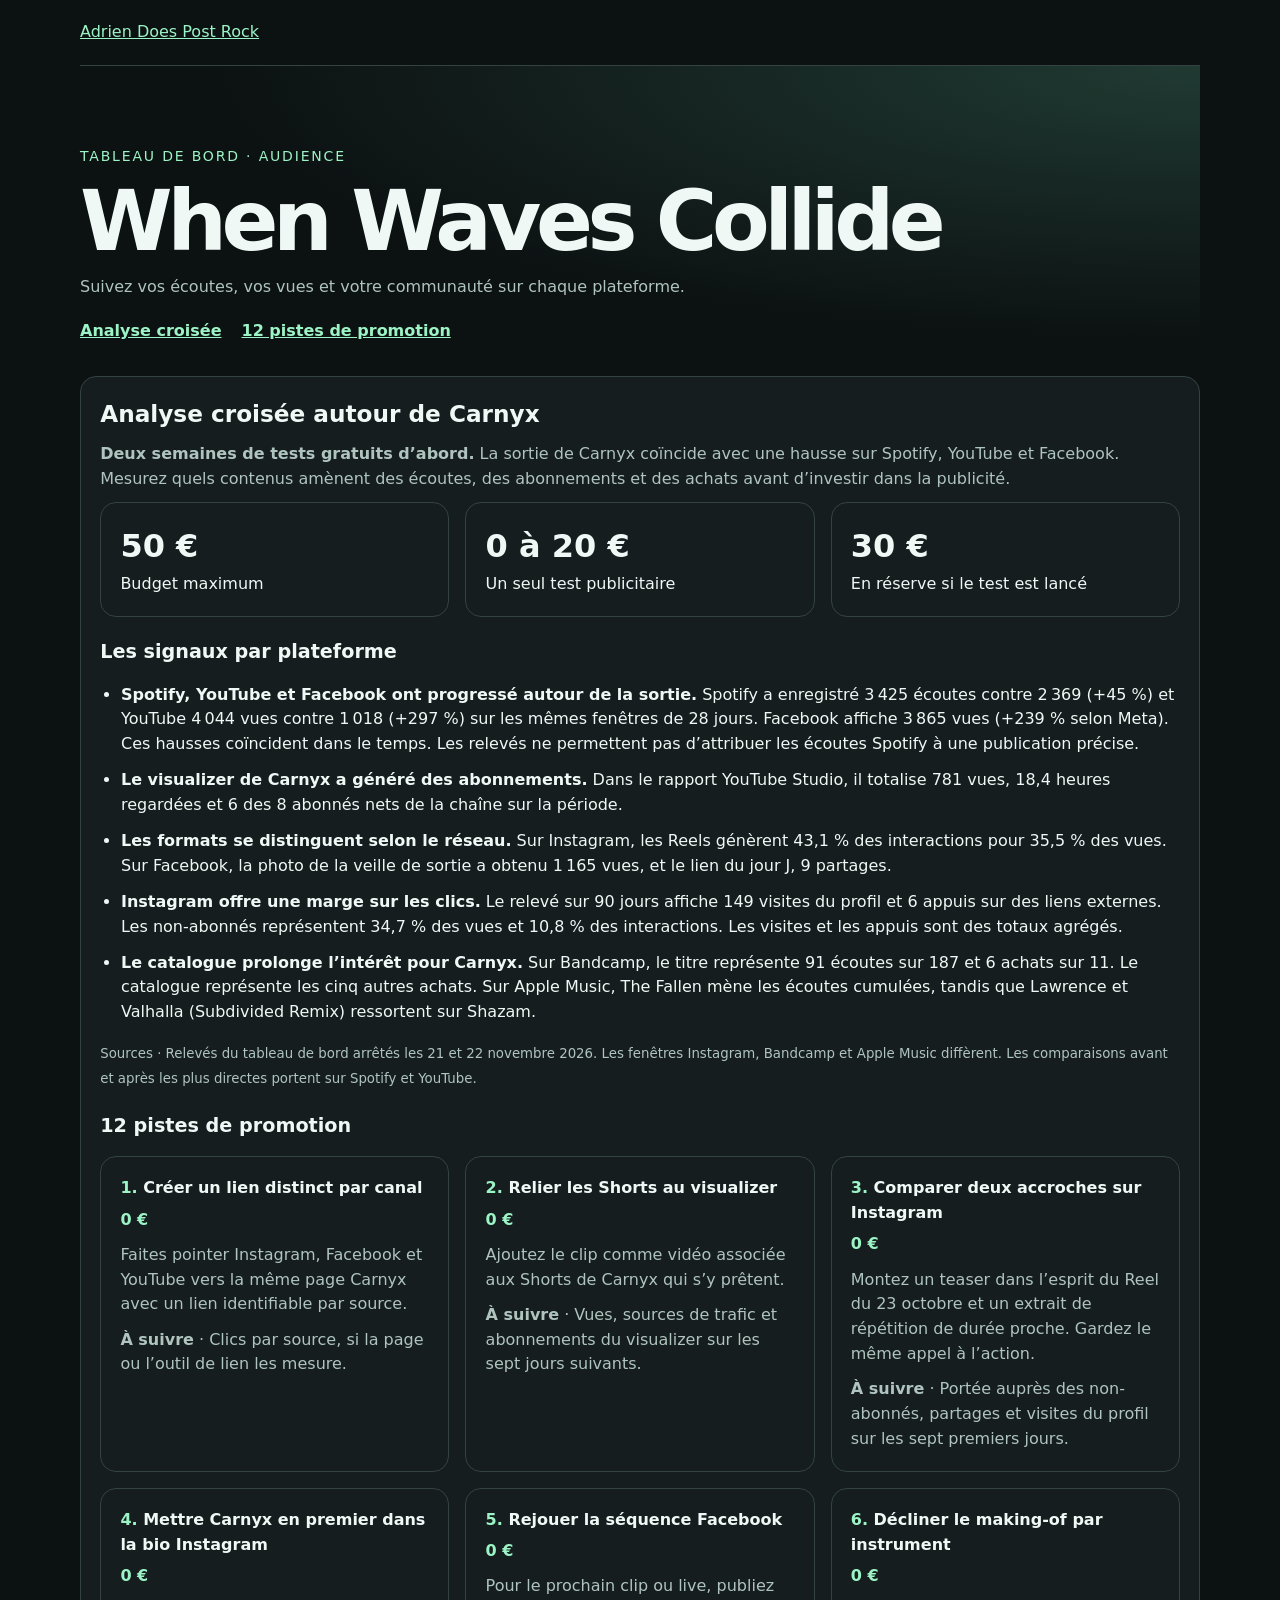
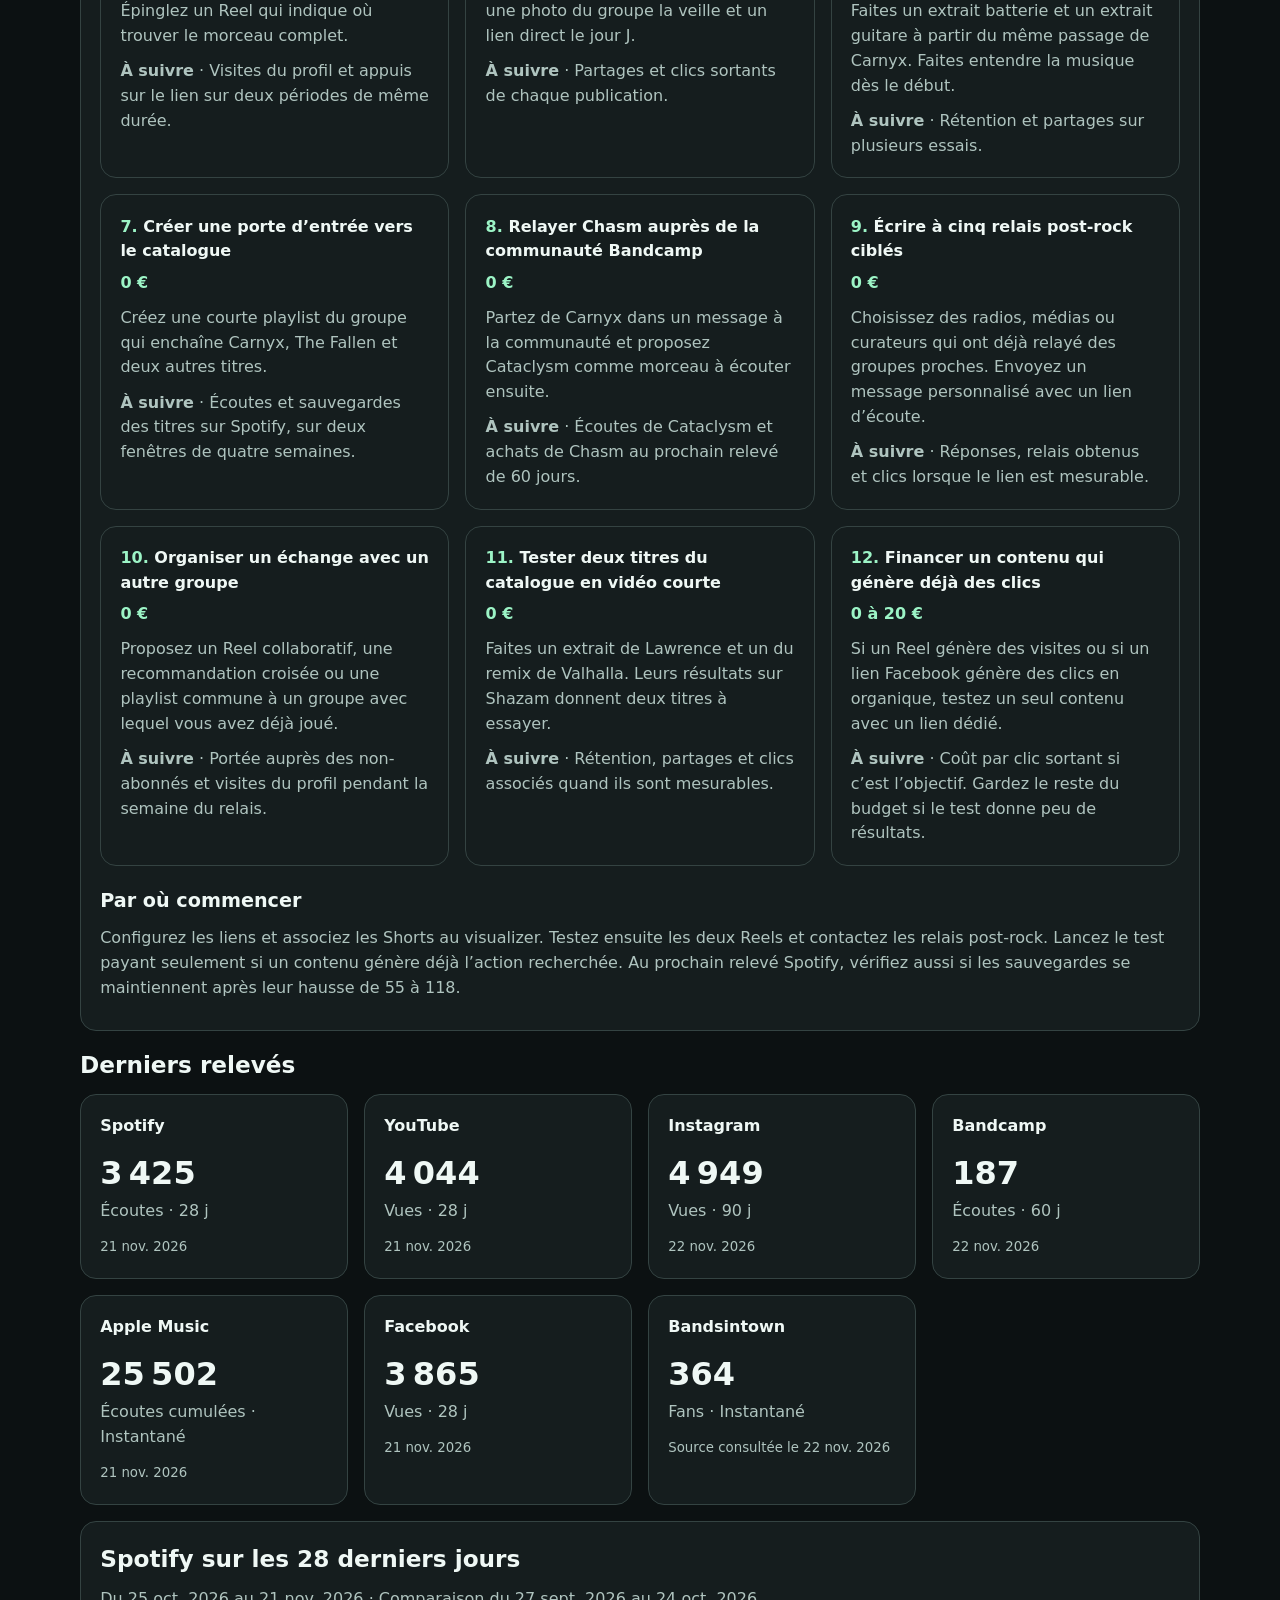
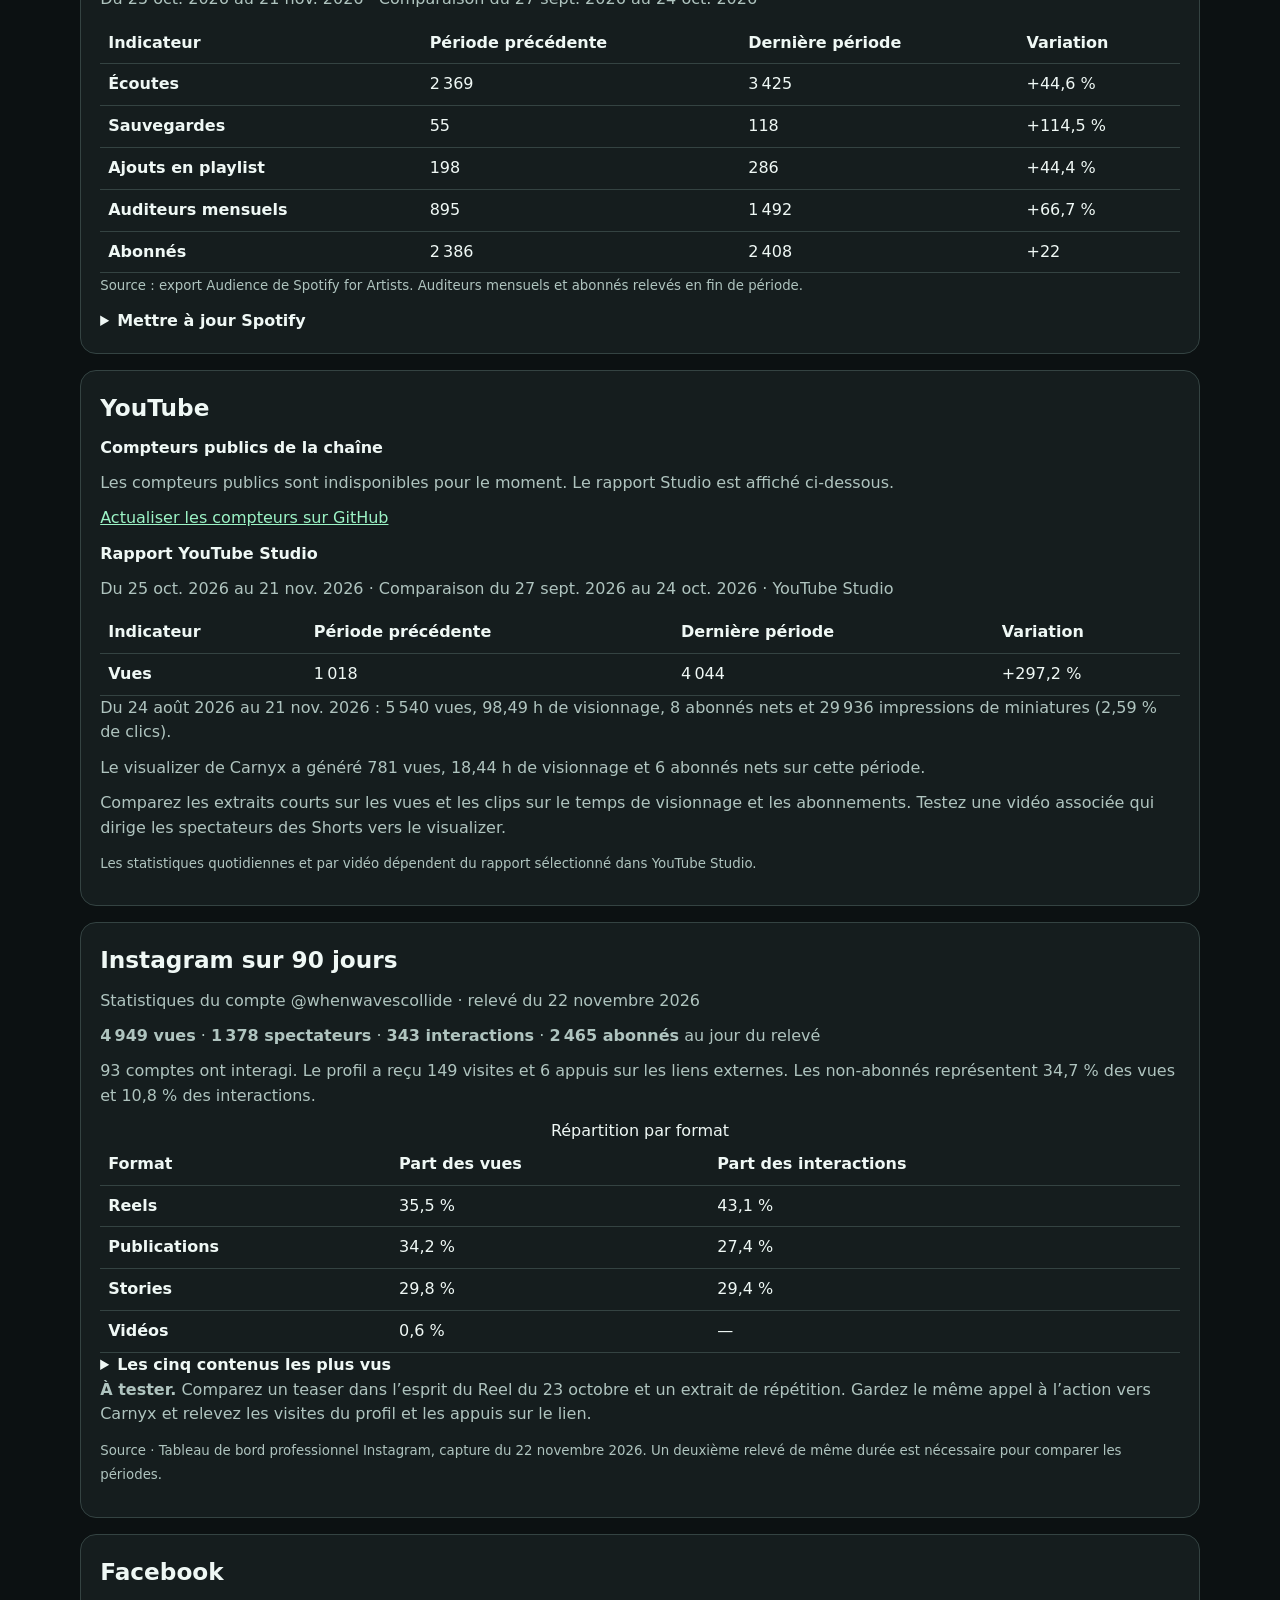
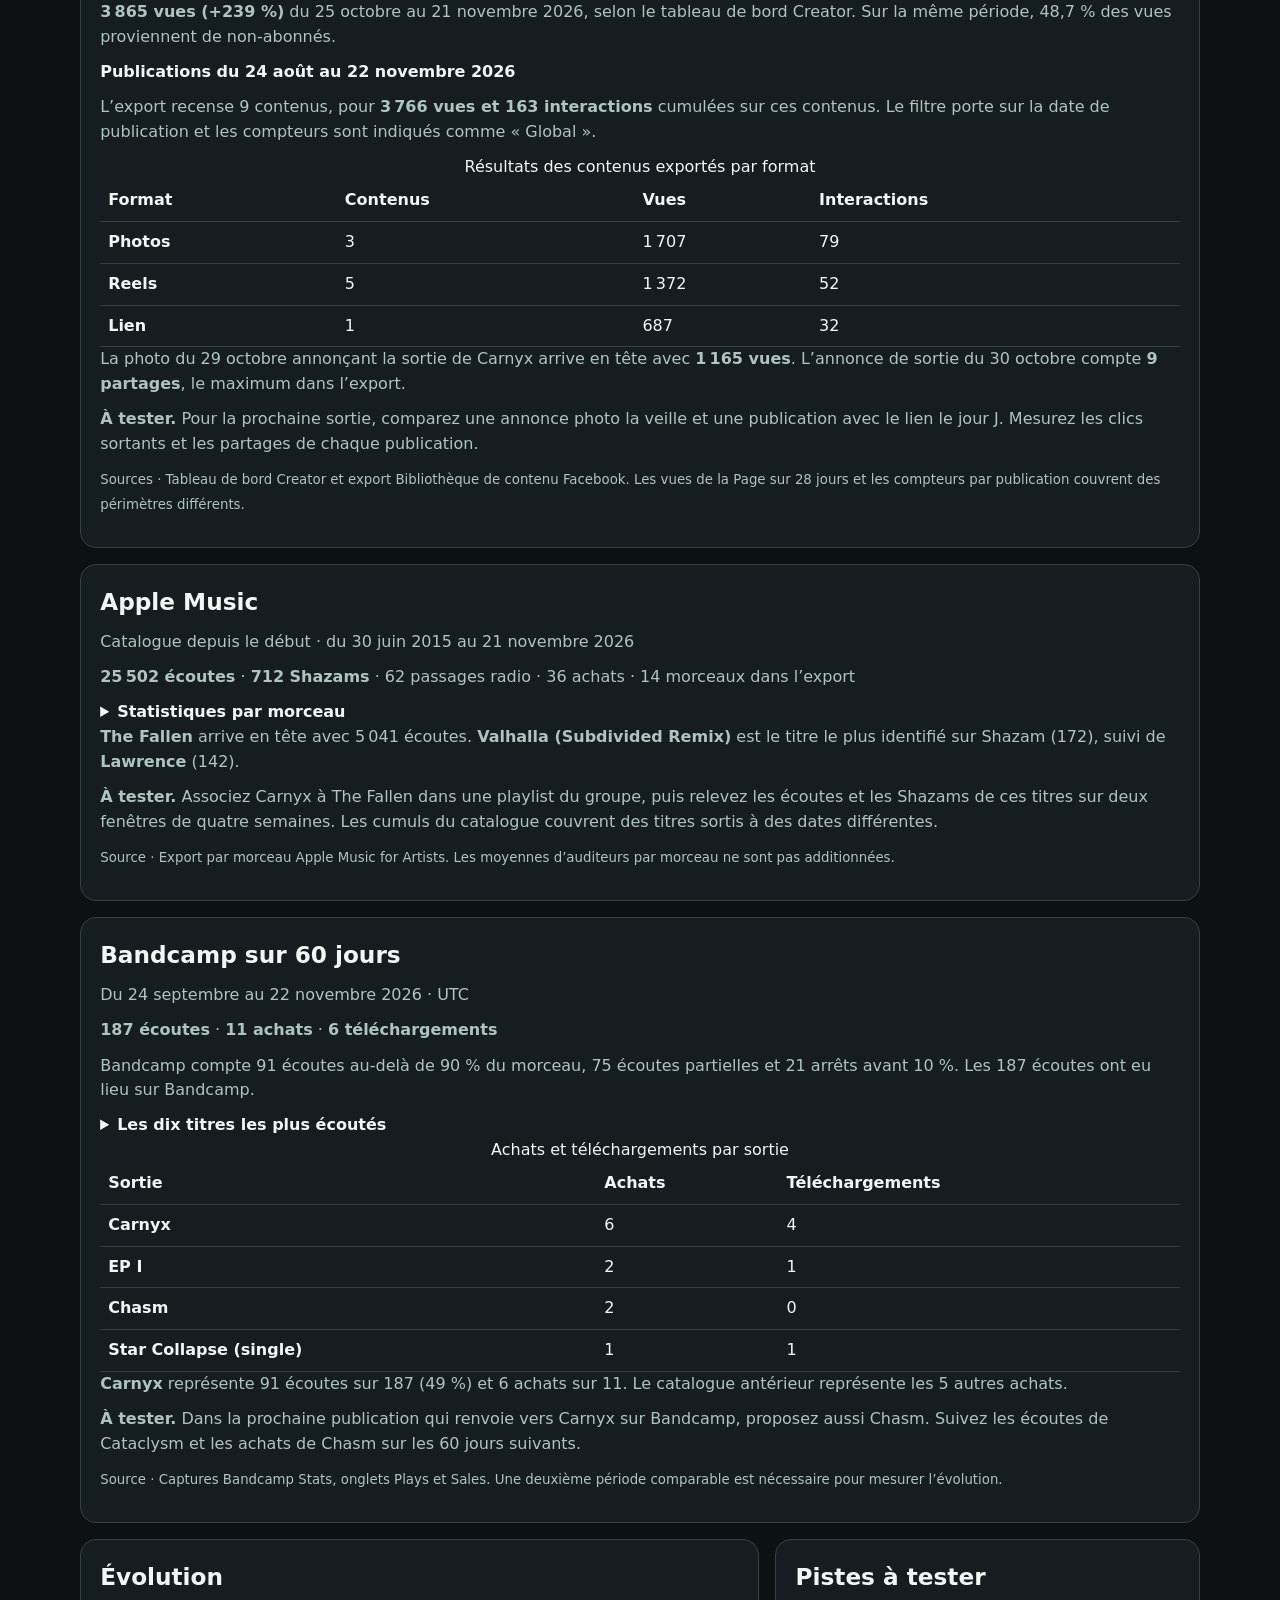
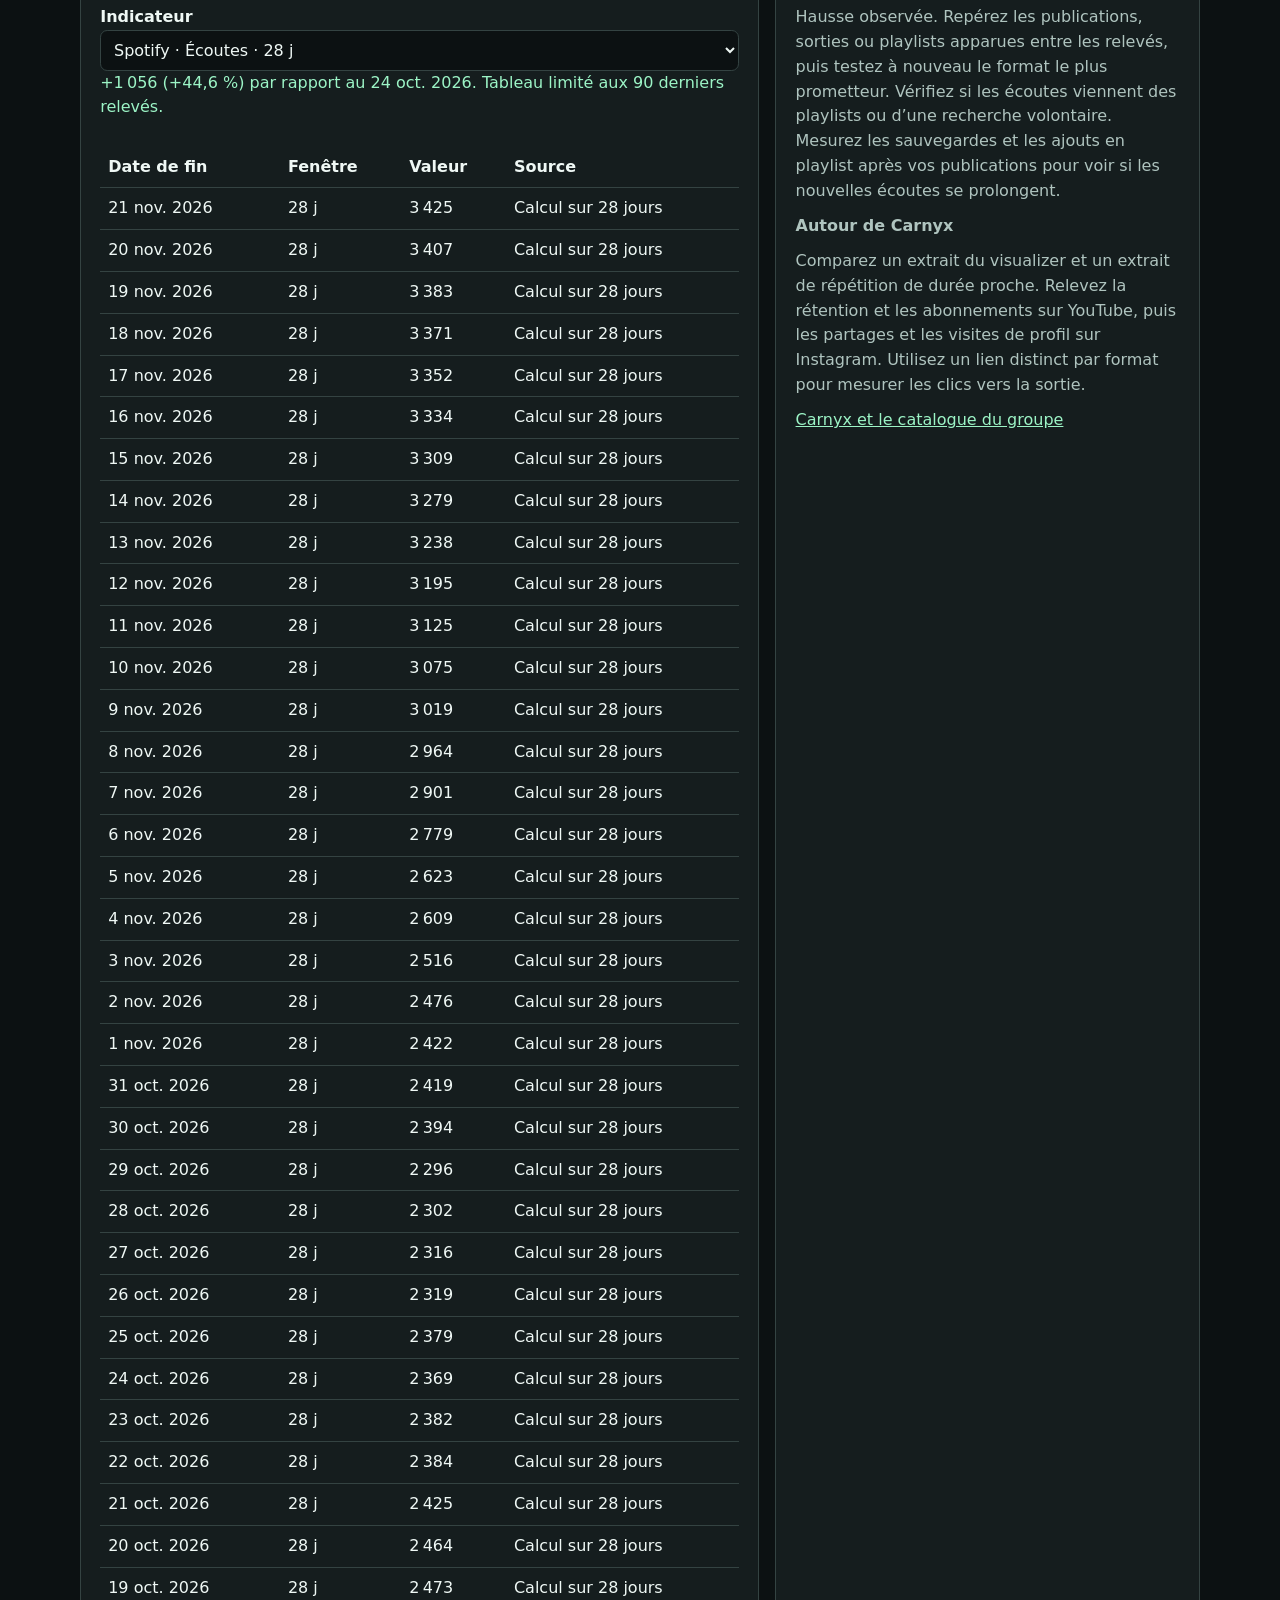
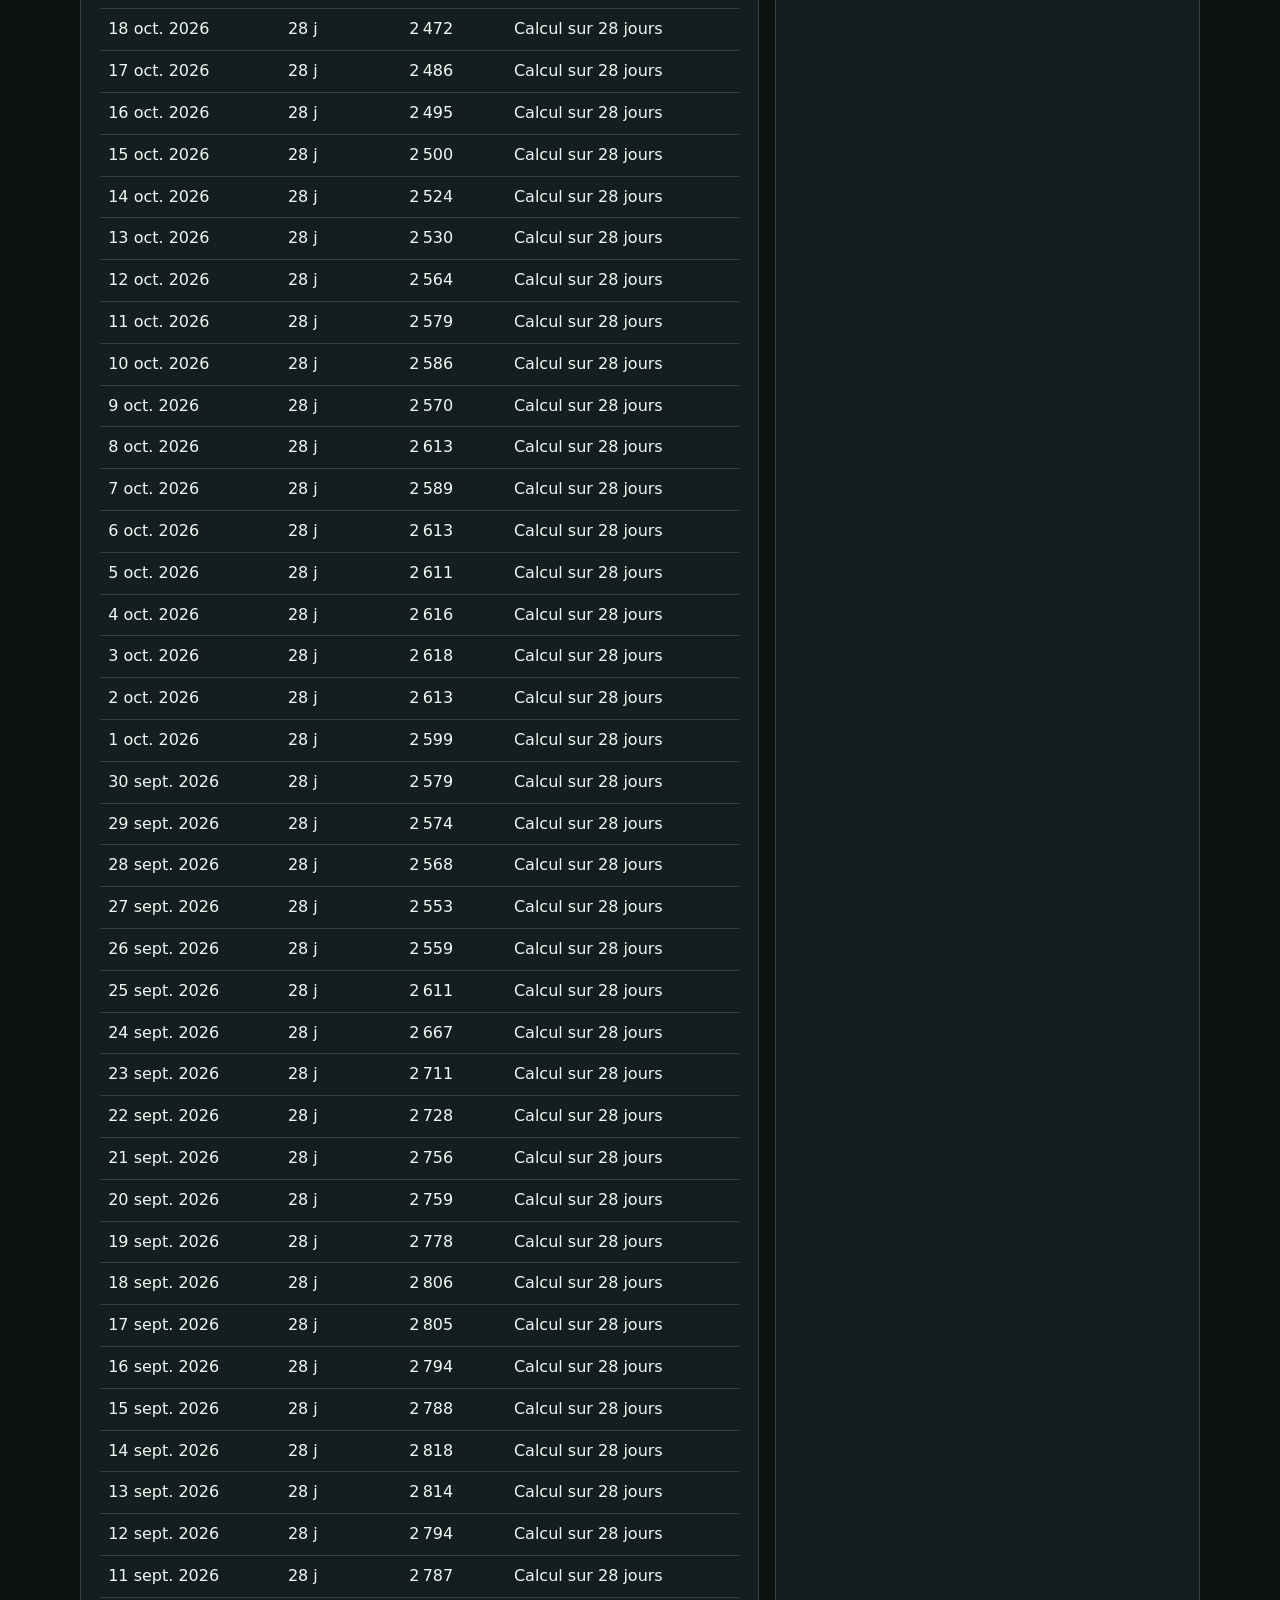
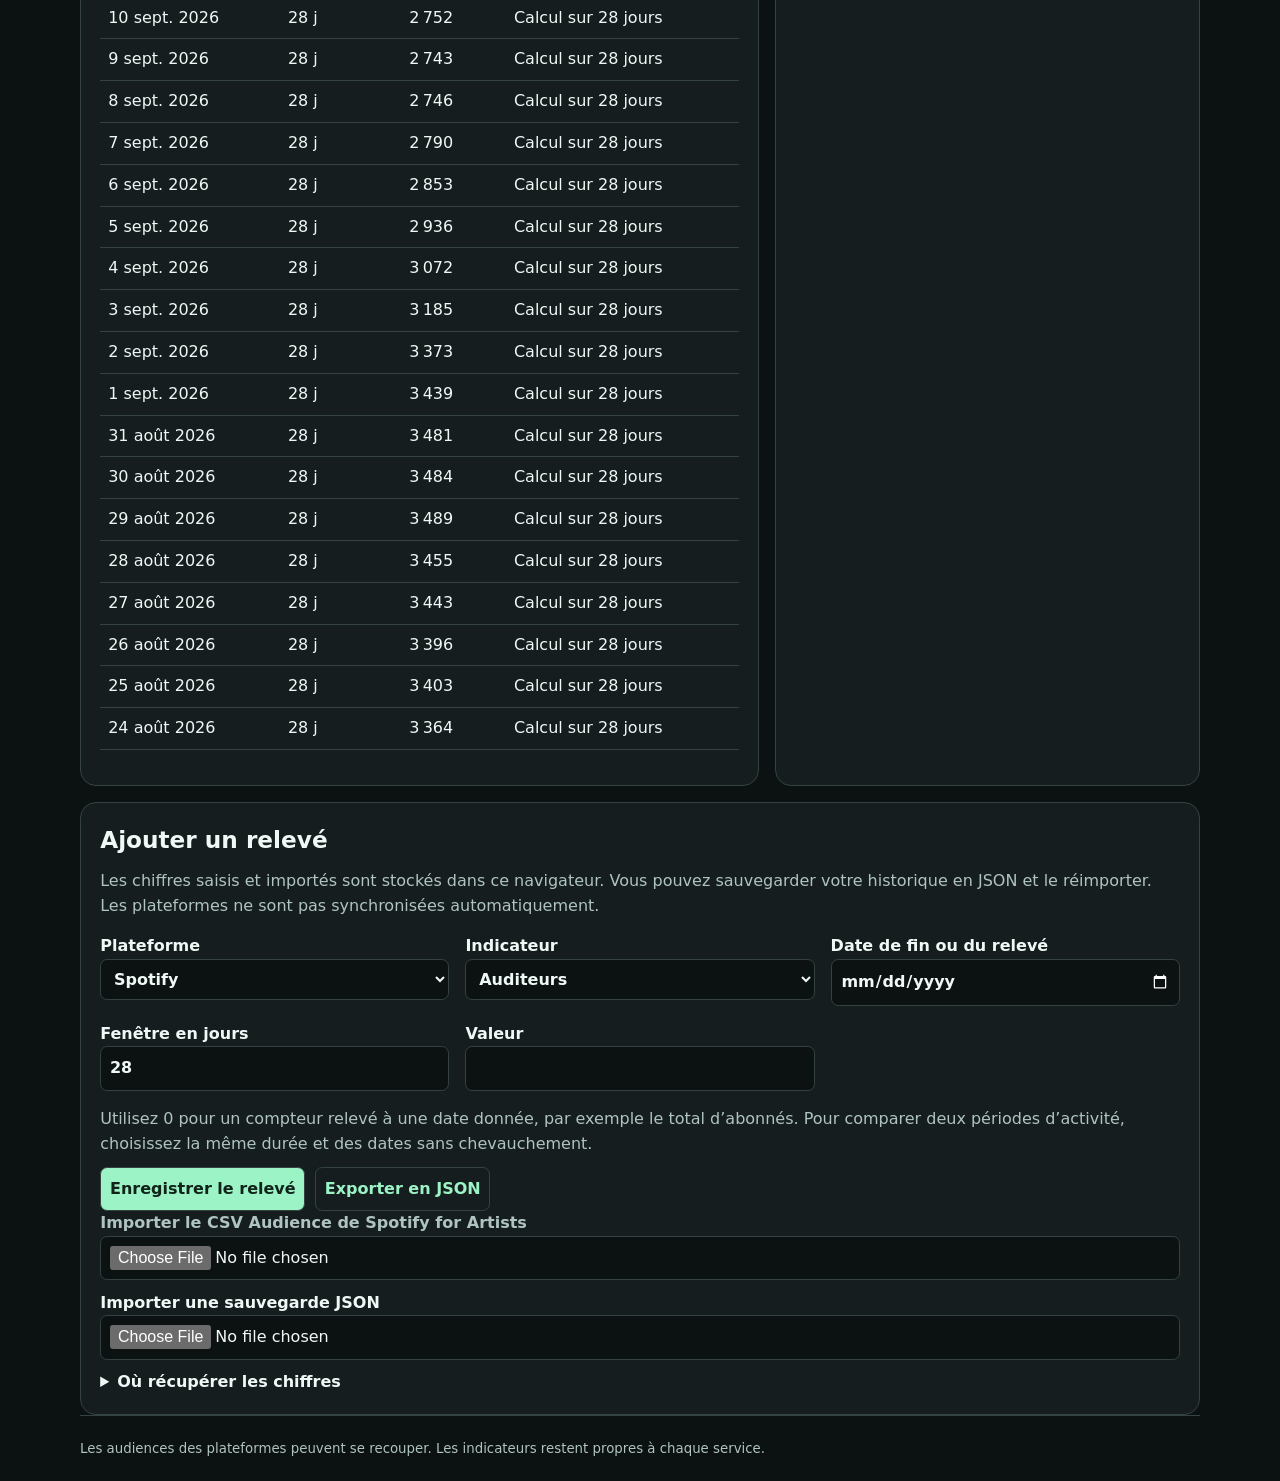
<file: audience-wwc.html>
<!doctype html>
<html lang="fr">
<head>
<meta charset="utf-8">
<meta name="viewport" content="width=device-width, initial-scale=1">
<meta name="robots" content="noindex">
<title>Audience · When Waves Collide</title>
<style>
:root{color-scheme:dark;--bg:#0c1112;--panel:#151d1e;--line:#344342;--ink:#eff8f5;--muted:#afc4bf;--accent:#9cf4c6;font:100%/1.55 system-ui,sans-serif}
*{box-sizing:border-box}body{margin:0;background:var(--bg);color:var(--ink)}main,header,footer{width:min(1120px,calc(100% - 2rem));margin:auto}header,footer{padding:1.25rem 0}header{border-bottom:1px solid var(--line)}a{color:var(--accent)}h1,h2,h3,p{margin:0 0 .65rem}h1{font-size:clamp(2.4rem,7vw,5.25rem);letter-spacing:-.065em;line-height:1.03}h2{font-size:1.45rem}h3{font-size:1rem}.hero{padding:clamp(2.5rem,7vw,5rem) 0 2rem;background:radial-gradient(ellipse at top right,#203a32,transparent 63%)}.eyebrow{color:var(--accent);letter-spacing:.13em;font-size:.875rem;text-transform:uppercase}p,small{color:var(--muted)}.grid,.cards,.fields{display:grid;gap:1rem}.grid{grid-template-columns:repeat(auto-fit,minmax(min(240px,100%),1fr))}.cards{grid-template-columns:minmax(0,1.6fr) minmax(0,1fr);margin:1rem 0}.panel,.tile{background:var(--panel);border:1px solid var(--line);border-radius:1rem;padding:1.2rem}.tile b{font-size:2rem;display:block}.fields{grid-template-columns:repeat(3,minmax(0,1fr));margin:1rem 0}label{display:block;font-weight:600}input,select,button{font:inherit;border:1px solid var(--line);border-radius:.45rem;background:var(--bg);color:var(--ink);padding:.55rem;width:100%}button{width:auto;background:var(--accent);color:#10241a;font-weight:700;cursor:pointer}button:disabled{opacity:.55;cursor:default}button.secondary{background:transparent;color:var(--accent)}:focus-visible{outline:2px solid var(--accent);outline-offset:3px}summary{cursor:pointer;font-weight:700}.table{overflow:auto}table{width:100%;border-collapse:collapse;text-align:left}th,td{border-bottom:1px solid var(--line);padding:.5rem;white-space:nowrap}#history{margin:1rem 0}#status,#change{color:var(--accent)}.actions{display:flex;flex-wrap:wrap;gap:.6rem}footer{border-top:1px solid var(--line)}@media(max-width:720px){.cards,.fields{grid-template-columns:1fr}}
.analysis-nav{display:flex;gap:.75rem 1.25rem;flex-wrap:wrap;margin-top:1.2rem}.analysis-nav a{font-weight:700}.cross-analysis h3{font-size:1.2rem;margin-top:1.25rem}.analysis-signals{padding-left:1.3rem}.analysis-signals li{margin-bottom:.7rem}.plan-grid{display:grid;grid-template-columns:repeat(auto-fit,minmax(min(295px,100%),1fr));gap:1rem;padding-left:0;list-style:none;counter-reset:plan}.plan-grid li{counter-increment:plan}.plan-grid h4{margin:0 0 .4rem;font-size:1rem}.plan-grid h4::before{content:counter(plan) ". ";color:var(--accent)}.plan-cost{font-weight:700;color:var(--accent)}.plan-grid p:last-child{margin-bottom:0}
</style>
</head>
<body>
<header><a href="./">Adrien Does Post Rock</a></header>
<main>
<section class="hero">
<p class="eyebrow">Tableau de bord · Audience</p>
<h1>When Waves Collide</h1>
<p>Suivez vos écoutes, vos vues et votre communauté sur chaque plateforme.</p>
<nav class="analysis-nav" aria-label="Accès au bilan"><a href="#analyse-croisee">Analyse croisée</a><a href="#plan-promotion">12 pistes de promotion</a></nav>
</section>
<section class="panel cross-analysis" aria-labelledby="analyse-croisee">
<h2 id="analyse-croisee">Analyse croisée autour de Carnyx</h2>
<p><strong>Deux semaines de tests gratuits d’abord.</strong> La sortie de Carnyx coïncide avec une hausse sur Spotify, YouTube et Facebook. Mesurez quels contenus amènent des écoutes, des abonnements et des achats avant d’investir dans la publicité.</p>
<div class="grid" aria-label="Budget promotionnel">
<div class="tile"><b>50 €</b> Budget maximum</div>
<div class="tile"><b>0 à 20 €</b> Un seul test publicitaire</div>
<div class="tile"><b>30 €</b> En réserve si le test est lancé</div>
</div>
<h3>Les signaux par plateforme</h3>
<ul class="analysis-signals">
<li><strong>Spotify, YouTube et Facebook ont progressé autour de la sortie.</strong> Spotify a enregistré 3 425 écoutes contre 2 369 (+45 %) et YouTube 4 044 vues contre 1 018 (+297 %) sur les mêmes fenêtres de 28 jours. Facebook affiche 3 865 vues (+239 % selon Meta). Ces hausses coïncident dans le temps. Les relevés ne permettent pas d’attribuer les écoutes Spotify à une publication précise.</li>
<li><strong>Le visualizer de Carnyx a généré des abonnements.</strong> Dans le rapport YouTube Studio, il totalise 781 vues, 18,4 heures regardées et 6 des 8 abonnés nets de la chaîne sur la période.</li>
<li><strong>Les formats se distinguent selon le réseau.</strong> Sur Instagram, les Reels génèrent 43,1 % des interactions pour 35,5 % des vues. Sur Facebook, la photo de la veille de sortie a obtenu 1 165 vues, et le lien du jour J, 9 partages.</li>
<li><strong>Instagram offre une marge sur les clics.</strong> Le relevé sur 90 jours affiche 149 visites du profil et 6 appuis sur des liens externes. Les non-abonnés représentent 34,7 % des vues et 10,8 % des interactions. Les visites et les appuis sont des totaux agrégés.</li>
<li><strong>Le catalogue prolonge l’intérêt pour Carnyx.</strong> Sur Bandcamp, le titre représente 91 écoutes sur 187 et 6 achats sur 11. Le catalogue représente les cinq autres achats. Sur Apple Music, The Fallen mène les écoutes cumulées, tandis que Lawrence et Valhalla (Subdivided Remix) ressortent sur Shazam.</li>
</ul>
<p><small>Sources · Relevés du tableau de bord arrêtés les 21 et 22 novembre 2026. Les fenêtres Instagram, Bandcamp et Apple Music diffèrent. Les comparaisons avant et après les plus directes portent sur Spotify et YouTube.</small></p>
<h3 id="plan-promotion">12 pistes de promotion</h3>
<ol class="plan-grid">
<li class="tile"><h4>Créer un lien distinct par canal</h4><p class="plan-cost">0 €</p><p>Faites pointer Instagram, Facebook et YouTube vers la même page Carnyx avec un lien identifiable par source.</p><p><strong>À suivre</strong> · Clics par source, si la page ou l’outil de lien les mesure.</p></li>
<li class="tile"><h4>Relier les Shorts au visualizer</h4><p class="plan-cost">0 €</p><p>Ajoutez le clip comme vidéo associée aux Shorts de Carnyx qui s’y prêtent.</p><p><strong>À suivre</strong> · Vues, sources de trafic et abonnements du visualizer sur les sept jours suivants.</p></li>
<li class="tile"><h4>Comparer deux accroches sur Instagram</h4><p class="plan-cost">0 €</p><p>Montez un teaser dans l’esprit du Reel du 23 octobre et un extrait de répétition de durée proche. Gardez le même appel à l’action.</p><p><strong>À suivre</strong> · Portée auprès des non-abonnés, partages et visites du profil sur les sept premiers jours.</p></li>
<li class="tile"><h4>Mettre Carnyx en premier dans la bio Instagram</h4><p class="plan-cost">0 €</p><p>Épinglez un Reel qui indique où trouver le morceau complet.</p><p><strong>À suivre</strong> · Visites du profil et appuis sur le lien sur deux périodes de même durée.</p></li>
<li class="tile"><h4>Rejouer la séquence Facebook</h4><p class="plan-cost">0 €</p><p>Pour le prochain clip ou live, publiez une photo du groupe la veille et un lien direct le jour J.</p><p><strong>À suivre</strong> · Partages et clics sortants de chaque publication.</p></li>
<li class="tile"><h4>Décliner le making-of par instrument</h4><p class="plan-cost">0 €</p><p>Faites un extrait batterie et un extrait guitare à partir du même passage de Carnyx. Faites entendre la musique dès le début.</p><p><strong>À suivre</strong> · Rétention et partages sur plusieurs essais.</p></li>
<li class="tile"><h4>Créer une porte d’entrée vers le catalogue</h4><p class="plan-cost">0 €</p><p>Créez une courte playlist du groupe qui enchaîne Carnyx, The Fallen et deux autres titres.</p><p><strong>À suivre</strong> · Écoutes et sauvegardes des titres sur Spotify, sur deux fenêtres de quatre semaines.</p></li>
<li class="tile"><h4>Relayer Chasm auprès de la communauté Bandcamp</h4><p class="plan-cost">0 €</p><p>Partez de Carnyx dans un message à la communauté et proposez Cataclysm comme morceau à écouter ensuite.</p><p><strong>À suivre</strong> · Écoutes de Cataclysm et achats de Chasm au prochain relevé de 60 jours.</p></li>
<li class="tile"><h4>Écrire à cinq relais post-rock ciblés</h4><p class="plan-cost">0 €</p><p>Choisissez des radios, médias ou curateurs qui ont déjà relayé des groupes proches. Envoyez un message personnalisé avec un lien d’écoute.</p><p><strong>À suivre</strong> · Réponses, relais obtenus et clics lorsque le lien est mesurable.</p></li>
<li class="tile"><h4>Organiser un échange avec un autre groupe</h4><p class="plan-cost">0 €</p><p>Proposez un Reel collaboratif, une recommandation croisée ou une playlist commune à un groupe avec lequel vous avez déjà joué.</p><p><strong>À suivre</strong> · Portée auprès des non-abonnés et visites du profil pendant la semaine du relais.</p></li>
<li class="tile"><h4>Tester deux titres du catalogue en vidéo courte</h4><p class="plan-cost">0 €</p><p>Faites un extrait de Lawrence et un du remix de Valhalla. Leurs résultats sur Shazam donnent deux titres à essayer.</p><p><strong>À suivre</strong> · Rétention, partages et clics associés quand ils sont mesurables.</p></li>
<li class="tile"><h4>Financer un contenu qui génère déjà des clics</h4><p class="plan-cost">0 à 20 €</p><p>Si un Reel génère des visites ou si un lien Facebook génère des clics en organique, testez un seul contenu avec un lien dédié.</p><p><strong>À suivre</strong> · Coût par clic sortant si c’est l’objectif. Gardez le reste du budget si le test donne peu de résultats.</p></li>
</ol>
<h3>Par où commencer</h3>
<p>Configurez les liens et associez les Shorts au visualizer. Testez ensuite les deux Reels et contactez les relais post-rock. Lancez le test payant seulement si un contenu génère déjà l’action recherchée. Au prochain relevé Spotify, vérifiez aussi si les sauvegardes se maintiennent après leur hausse de 55 à 118.</p>
</section>
<section aria-labelledby="overview" style="margin-top:1rem">
<h2 id="overview">Derniers relevés</h2>
<div class="grid" id="tiles"></div>
</section>
<section class="panel" style="margin-top:1rem" aria-labelledby="spotify-summary">
<h2 id="spotify-summary">Spotify sur les 28 derniers jours</h2>
<p id="spotify-period"></p>
<div class="table"><table><thead><tr><th scope="col">Indicateur</th><th scope="col">Période précédente</th><th scope="col">Dernière période</th><th scope="col">Variation</th></tr></thead><tbody id="spotify-comparison"></tbody></table></div>
<p><small>Source : export Audience de Spotify for Artists. Auditeurs mensuels et abonnés relevés en fin de période.</small></p>
<details>
<summary>Mettre à jour Spotify</summary>
<ol>
<li><a href="https://artists.spotify.com/" target="_blank" rel="noopener noreferrer">Ouvrir Spotify for Artists</a>, sélectionner When Waves Collide et télécharger le CSV de l’onglet Audience.</li>
<li><label for="spotify-publish-file">Sélectionner le nouveau CSV pour le vérifier</label>
<input id="spotify-publish-file" type="file" accept=".csv,text/csv"></li>
<li>Copier le CSV vérifié, puis ouvrir GitHub. Dans l’éditeur, remplacer tout le contenu du fichier et choisir <strong>Commit changes</strong> sur la branche <strong>main</strong>. GitHub Pages publiera ensuite les nouveaux chiffres.</li>
</ol>
<div class="actions">
<button type="button" id="spotify-copy" disabled>Copier le CSV vérifié</button>
<a href="https://github.com/adriendoespostrock/adriendoespostrock.github.io/edit/main/data/spotify-audience.csv" target="_blank" rel="noopener noreferrer">Ouvrir le fichier dans GitHub</a>
</div>
<p id="spotify-publish-status" role="status"></p>
</details>
<p id="spotify-source-status" role="status" hidden></p>
</section>
<section class="panel" style="margin-top:1rem" aria-labelledby="youtube-summary">
<h2 id="youtube-summary">YouTube</h2>
<h3>Compteurs publics de la chaîne</h3>
<p id="youtube-public" role="status">Chargement des compteurs publics…</p>
<p><a href="https://github.com/adriendoespostrock/adriendoespostrock.github.io/actions/workflows/youtube-public.yml">Actualiser les compteurs sur GitHub</a></p>
<h3>Rapport YouTube Studio</h3>
<p id="youtube-period" role="status">Chargement des statistiques YouTube…</p>
<div class="table"><table id="youtube-table" hidden><thead><tr><th scope="col">Indicateur</th><th scope="col">Période précédente</th><th scope="col">Dernière période</th><th scope="col">Variation</th></tr></thead><tbody id="youtube-comparison"></tbody></table></div>
<p id="youtube-report"></p>
<p id="youtube-visualizer"></p>
<p id="youtube-insight"></p>
<p><small>Les statistiques quotidiennes et par vidéo dépendent du rapport sélectionné dans YouTube Studio.</small></p>
</section>
<section class="panel" style="margin-top:1rem" aria-labelledby="instagram-summary">
<h2 id="instagram-summary">Instagram sur 90 jours</h2>
<p>Statistiques du compte @whenwavescollide · relevé du 22 novembre 2026</p>
<p><strong>4 949 vues</strong> · <strong>1 378 spectateurs</strong> · <strong>343 interactions</strong> · <strong>2 465 abonnés</strong> au jour du relevé</p>
<p>93 comptes ont interagi. Le profil a reçu 149 visites et 6 appuis sur les liens externes. Les non-abonnés représentent 34,7 % des vues et 10,8 % des interactions.</p>
<div class="table"><table><caption>Répartition par format</caption><thead><tr><th scope="col">Format</th><th scope="col">Part des vues</th><th scope="col">Part des interactions</th></tr></thead><tbody>
<tr><th scope="row">Reels</th><td>35,5 %</td><td>43,1 %</td></tr>
<tr><th scope="row">Publications</th><td>34,2 %</td><td>27,4 %</td></tr>
<tr><th scope="row">Stories</th><td>29,8 %</td><td>29,4 %</td></tr>
<tr><th scope="row">Vidéos</th><td>0,6 %</td><td>—</td></tr>
</tbody></table></div>
<details><summary>Les cinq contenus les plus vus</summary>
<div class="table"><table><thead><tr><th scope="col">Publication</th><th scope="col">Vues</th><th scope="col">Interactions</th></tr></thead><tbody>
<tr><th scope="row">23 octobre</th><td>916</td><td>55</td></tr>
<tr><th scope="row">29 octobre</th><td>710</td><td>48</td></tr>
<tr><th scope="row">5 novembre</th><td>536</td><td>32</td></tr>
<tr><th scope="row">19 novembre</th><td>415</td><td>31</td></tr>
<tr><th scope="row">20 novembre</th><td>392</td><td>31</td></tr>
</tbody></table></div>
</details>
<p><strong>À tester.</strong> Comparez un teaser dans l’esprit du Reel du 23 octobre et un extrait de répétition. Gardez le même appel à l’action vers Carnyx et relevez les visites du profil et les appuis sur le lien.</p>
<p><small>Source · Tableau de bord professionnel Instagram, capture du 22 novembre 2026. Un deuxième relevé de même durée est nécessaire pour comparer les périodes.</small></p>
</section>
<section class="panel" style="margin-top:1rem" aria-labelledby="facebook-summary">
<h2 id="facebook-summary">Facebook</h2>
<p><strong>3 865 vues (+239 %)</strong> du 25 octobre au 21 novembre 2026, selon le tableau de bord Creator. Sur la même période, 48,7 % des vues proviennent de non-abonnés.</p>
<h3>Publications du 24 août au 22 novembre 2026</h3>
<p>L’export recense 9 contenus, pour <strong>3 766 vues et 163 interactions</strong> cumulées sur ces contenus. Le filtre porte sur la date de publication et les compteurs sont indiqués comme « Global ».</p>
<div class="table"><table><caption>Résultats des contenus exportés par format</caption><thead><tr><th scope="col">Format</th><th scope="col">Contenus</th><th scope="col">Vues</th><th scope="col">Interactions</th></tr></thead><tbody>
<tr><th scope="row">Photos</th><td>3</td><td>1 707</td><td>79</td></tr>
<tr><th scope="row">Reels</th><td>5</td><td>1 372</td><td>52</td></tr>
<tr><th scope="row">Lien</th><td>1</td><td>687</td><td>32</td></tr>
</tbody></table></div>
<p>La photo du 29 octobre annonçant la sortie de Carnyx arrive en tête avec <strong>1 165 vues</strong>. L’annonce de sortie du 30 octobre compte <strong>9 partages</strong>, le maximum dans l’export.</p>
<p><strong>À tester.</strong> Pour la prochaine sortie, comparez une annonce photo la veille et une publication avec le lien le jour J. Mesurez les clics sortants et les partages de chaque publication.</p>
<p><small>Sources · Tableau de bord Creator et export Bibliothèque de contenu Facebook. Les vues de la Page sur 28 jours et les compteurs par publication couvrent des périmètres différents.</small></p>
</section>
<section class="panel" style="margin-top:1rem" aria-labelledby="apple-music-summary">
<h2 id="apple-music-summary">Apple Music</h2>
<p>Catalogue depuis le début · du 30 juin 2015 au 21 novembre 2026</p>
<p><strong>25 502 écoutes</strong> · <strong>712 Shazams</strong> · 62 passages radio · 36 achats · 14 morceaux dans l’export</p>
<details><summary>Statistiques par morceau</summary>
<div class="table"><table><thead><tr><th scope="col">Morceau</th><th scope="col">Écoutes</th><th scope="col">Auditeurs par jour (moy.)</th><th scope="col">Shazams</th><th scope="col">Passages radio</th><th scope="col">Achats</th></tr></thead><tbody>
<tr><th scope="row">The Fallen</th><td>5 041</td><td>2</td><td>53</td><td>2</td><td>8</td></tr>
<tr><th scope="row">Dark Matter</th><td>3 831</td><td>2</td><td>30</td><td>4</td><td>3</td></tr>
<tr><th scope="row">Cataclysm</th><td>3 316</td><td>2</td><td>63</td><td>3</td><td>2</td></tr>
<tr><th scope="row">Valhalla</th><td>3 242</td><td>2</td><td>48</td><td>14</td><td>5</td></tr>
<tr><th scope="row">Chimera</th><td>2 244</td><td>2</td><td>36</td><td>4</td><td>3</td></tr>
<tr><th scope="row">Omen</th><td>2 190</td><td>2</td><td>11</td><td>6</td><td>2</td></tr>
<tr><th scope="row">Star Collapse</th><td>1 906</td><td>1</td><td>106</td><td>0</td><td>6</td></tr>
<tr><th scope="row">Stranding</th><td>1 567</td><td>1</td><td>18</td><td>0</td><td>0</td></tr>
<tr><th scope="row">Lawrence</th><td>1 229</td><td>1</td><td>142</td><td>15</td><td>4</td></tr>
<tr><th scope="row">Intro</th><td>409</td><td>1</td><td>6</td><td>11</td><td>1</td></tr>
<tr><th scope="row">Star Collapse (Swœr Remix)</th><td>208</td><td>1</td><td>27</td><td>0</td><td>1</td></tr>
<tr><th scope="row">Carnyx</th><td>167</td><td>5</td><td>0</td><td>3</td><td>0</td></tr>
<tr><th scope="row">Valhalla (Subdivided Remix)</th><td>152</td><td>1</td><td>172</td><td>0</td><td>1</td></tr>
<tr><th scope="row">Red Hill</th><td>0</td><td>0</td><td>0</td><td>0</td><td>0</td></tr>
</tbody></table></div></details>
<p><strong>The Fallen</strong> arrive en tête avec 5 041 écoutes. <strong>Valhalla (Subdivided Remix)</strong> est le titre le plus identifié sur Shazam (172), suivi de <strong>Lawrence</strong> (142).</p>
<p><strong>À tester.</strong> Associez Carnyx à The Fallen dans une playlist du groupe, puis relevez les écoutes et les Shazams de ces titres sur deux fenêtres de quatre semaines. Les cumuls du catalogue couvrent des titres sortis à des dates différentes.</p>
<p><small>Source · Export par morceau Apple Music for Artists. Les moyennes d’auditeurs par morceau ne sont pas additionnées.</small></p>
</section>
<section class="panel" style="margin-top:1rem" aria-labelledby="bandcamp-summary">
<h2 id="bandcamp-summary">Bandcamp sur 60 jours</h2>
<p>Du 24 septembre au 22 novembre 2026 · UTC</p>
<p><strong>187 écoutes</strong> · <strong>11 achats</strong> · <strong>6 téléchargements</strong></p>
<p>Bandcamp compte 91 écoutes au-delà de 90 % du morceau, 75 écoutes partielles et 21 arrêts avant 10 %. Les 187 écoutes ont eu lieu sur Bandcamp.</p>
<details><summary>Les dix titres les plus écoutés</summary>
<div class="table"><table><thead><tr><th scope="col">Titre</th><th scope="col">Écoutes</th></tr></thead><tbody><tr><th scope="row">Carnyx</th><td>91</td></tr>
<tr><th scope="row">Cataclysm</th><td>26</td></tr>
<tr><th scope="row">The Fallen</th><td>15</td></tr>
<tr><th scope="row">Valhalla</th><td>11</td></tr>
<tr><th scope="row">Dark Matter</th><td>11</td></tr>
<tr><th scope="row">Chimera</th><td>11</td></tr>
<tr><th scope="row">Omen</th><td>6</td></tr>
<tr><th scope="row">Stranding</th><td>4</td></tr>
<tr><th scope="row">Star Collapse</th><td>4</td></tr>
<tr><th scope="row">Lawrence</th><td>4</td></tr></tbody></table></div>
</details>
<div class="table"><table><caption>Achats et téléchargements par sortie</caption><thead><tr><th scope="col">Sortie</th><th scope="col">Achats</th><th scope="col">Téléchargements</th></tr></thead><tbody><tr><th scope="row">Carnyx</th><td>6</td><td>4</td></tr>
<tr><th scope="row">EP I</th><td>2</td><td>1</td></tr>
<tr><th scope="row">Chasm</th><td>2</td><td>0</td></tr>
<tr><th scope="row">Star Collapse (single)</th><td>1</td><td>1</td></tr></tbody></table></div>
<p><strong>Carnyx</strong> représente 91 écoutes sur 187 (49 %) et 6 achats sur 11. Le catalogue antérieur représente les 5 autres achats.</p>
<p><strong>À tester.</strong> Dans la prochaine publication qui renvoie vers Carnyx sur Bandcamp, proposez aussi Chasm. Suivez les écoutes de Cataclysm et les achats de Chasm sur les 60 jours suivants.</p>
<p><small>Source · Captures Bandcamp Stats, onglets Plays et Sales. Une deuxième période comparable est nécessaire pour mesurer l’évolution.</small></p>
</section>
<div class="cards">
<section class="panel" aria-labelledby="trend">
<h2 id="trend">Évolution</h2>
<label for="series">Indicateur</label>
<select id="series"></select>
<p id="change" aria-live="polite"></p>
<div class="table"><table id="history" hidden><thead><tr><th scope="col">Date de fin</th><th scope="col">Fenêtre</th><th scope="col">Valeur</th><th scope="col">Source</th></tr></thead><tbody></tbody></table></div>
</section>
<section class="panel" aria-labelledby="actions">
<h2 id="actions">Pistes à tester</h2>
<p id="insight"></p>
<p><strong>Autour de Carnyx</strong></p>
<p>Comparez un extrait du visualizer et un extrait de répétition de durée proche. Relevez la rétention et les abonnements sur YouTube, puis les partages et les visites de profil sur Instagram. Utilisez un lien distinct par format pour mesurer les clics vers la sortie.</p>
<p><a href="https://whenwavescollide.com/music/">Carnyx et le catalogue du groupe</a></p>
</section>
</div>
<section class="panel" aria-labelledby="add">
<h2 id="add">Ajouter un relevé</h2>
<p>Les chiffres saisis et importés sont stockés dans ce navigateur. Vous pouvez sauvegarder votre historique en JSON et le réimporter. Les plateformes ne sont pas synchronisées automatiquement.</p>
<form id="entry">
<div class="fields">
<label>Plateforme<select name="platform" id="platform"></select></label>
<label>Indicateur<select name="metric" id="metric"></select></label>
<label>Date de fin ou du relevé<input type="date" name="date" required></label>
<label>Fenêtre en jours<input type="number" name="days" min="0" max="3660" step="1" value="28" required></label>
<label>Valeur<input type="number" name="value" min="0" step="any" required></label>
</div>
<p>Utilisez 0 pour un compteur relevé à une date donnée, par exemple le total d’abonnés. Pour comparer deux périodes d’activité, choisissez la même durée et des dates sans chevauchement.</p>
<div class="actions"><button>Enregistrer le relevé</button><button class="secondary" type="button" id="backup">Exporter en JSON</button></div>
</form>
<p><label for="spotify-csv">Importer le CSV Audience de Spotify for Artists</label>
<input id="spotify-csv" type="file" accept=".csv,text/csv"></p>
<label for="restore">Importer une sauvegarde JSON</label>
<input id="restore" type="file" accept=".json,application/json">
<p id="status" role="status"></p>
<details><summary>Où récupérer les chiffres</summary>
<ul>
<li><a href="https://support.spotify.com/fr/artists/article/exporting-data/">Spotify for Artists</a> · Audience et statistiques par morceau ou playlist.</li>
<li><a href="https://studio.youtube.com/">YouTube Studio</a> · Analytics, puis Mode avancé pour comparer les formats.</li>
<li><a href="https://business.facebook.com/">Meta Business Suite</a> · Statistiques Instagram et Facebook.</li>
<li><a href="https://artists.apple.com/">Apple Music for Artists</a> · Écoutes et Shazams.</li>
<li><a href="https://whenwavescollide.bandcamp.com/">Bandcamp</a> · Consultez les statistiques depuis votre compte artiste.</li>
</ul>
<p>L’import Spotify calcule les écoutes, sauvegardes et ajouts en playlist sur 28 jours si chaque date est disponible. Les auditeurs mensuels et abonnés sont repris tels quels du fichier. Pour les autres plateformes, relevez les totaux de période dans chaque outil. Les auditeurs uniques et la portée se lisent sur la période entière, car un même compte peut apparaître plusieurs jours.</p>
</details>
</section>
</main>
<footer><small>Les audiences des plateformes peuvent se recouper. Les indicateurs restent propres à chaque service.</small></footer>
<script type="text/plain" id="spotify-published">date,listeners,monthly listeners,monthly active listeners,super listeners,streams,playlist adds,saves,followers
2024-01-01,67,1406,608,28,166,6,2,1831
2024-01-02,106,1416,612,28,220,20,3,1832
2024-01-03,98,1408,606,28,167,8,4,1834
2024-01-04,114,1403,600,29,220,17,15,1834
2024-01-05,98,1393,606,31,208,26,12,1834
2024-01-06,84,1390,610,28,150,25,2,1834
2024-01-07,87,1373,608,28,140,4,3,1836
2024-01-08,95,1357,606,28,178,5,2,1837
2024-01-09,106,1350,601,26,168,2,2,1837
2024-01-10,130,1363,604,26,189,10,3,1838
2024-01-11,110,1376,608,26,176,6,0,1840
2024-01-12,112,1380,611,24,239,14,6,1840
2024-01-13,80,1380,609,25,181,4,9,1841
2024-01-14,82,1394,619,29,145,7,4,1842
2024-01-15,95,1397,623,29,139,7,7,1844
2024-01-16,99,1411,634,30,193,19,2,1844
2024-01-17,109,1432,639,29,188,8,8,1844
2024-01-18,87,1409,634,29,172,13,1,1844
2024-01-19,101,1408,633,29,197,12,1,1843
2024-01-20,77,1397,626,29,134,25,18,1844
2024-01-21,75,1401,629,30,112,24,1,1845
2024-01-22,115,1429,638,29,203,19,1,1846
2024-01-23,115,1462,653,32,212,10,8,1846
2024-01-24,110,1475,646,31,171,6,1,1847
2024-01-25,105,1487,647,30,161,20,2,1848
2024-01-26,86,1486,645,31,154,10,8,1850
2024-01-27,71,1485,647,29,115,8,1,1851
2024-01-28,86,1488,646,29,128,20,4,1851
2024-01-29,85,1491,646,29,158,29,27,1852
2024-01-30,115,1512,652,28,164,19,0,1854
2024-01-31,123,1531,660,29,197,17,7,1854
2024-02-01,152,1572,668,30,255,11,1,1856
2024-02-02,141,1591,665,29,236,7,2,1856
2024-02-03,109,1600,662,32,196,9,3,1857
2024-02-04,118,1624,672,33,254,11,4,1857
2024-02-05,135,1648,679,36,259,27,6,1857
2024-02-06,170,1686,684,38,288,7,8,1857
2024-02-07,147,1687,683,35,251,5,9,1859
2024-02-08,112,1680,684,37,197,22,1,1861
2024-02-09,106,1683,680,36,176,17,8,1861
2024-02-10,71,1674,677,35,122,3,1,1861
2024-02-11,73,1662,681,35,131,10,2,1861
2024-02-12,81,1665,687,36,137,6,2,1861
2024-02-13,89,1655,684,36,166,2,1,1861
2024-02-14,99,1651,683,34,183,7,1,1861
2024-02-15,109,1663,688,33,180,8,0,1862
2024-02-16,111,1673,689,32,189,4,2,1862
2024-02-17,69,1665,684,32,160,12,0,1863
2024-02-18,72,1649,685,35,144,4,2,1864
2024-02-19,94,1636,683,36,180,10,1,1864
2024-02-20,92,1605,673,33,146,8,1,1864
2024-02-21,87,1591,673,36,150,8,0,1865
2024-02-22,95,1564,667,38,135,15,15,1866
2024-02-23,88,1558,668,37,184,15,6,1867
2024-02-24,96,1572,669,37,157,11,5,1867
2024-02-25,102,1581,670,36,176,9,14,1867
2024-02-26,101,1583,675,37,189,10,15,1867
2024-02-27,103,1591,678,38,250,14,5,1868
2024-02-28,84,1568,680,36,158,20,3,1868
2024-02-29,106,1552,674,34,194,12,3,1868
2024-03-01,110,1543,679,33,163,20,8,1869
2024-03-02,84,1537,676,35,149,5,3,1870
2024-03-03,83,1522,675,30,135,17,14,1874
2024-03-04,94,1494,673,29,144,4,4,1876
2024-03-05,110,1449,670,30,201,24,2,1878
2024-03-06,79,1417,664,31,148,15,2,1880
2024-03-07,86,1397,669,29,143,20,1,1880
2024-03-08,89,1390,670,28,149,18,1,1880
2024-03-09,110,1423,672,27,172,11,0,1880
2024-03-10,80,1426,668,27,137,18,0,1880
2024-03-11,72,1421,674,29,166,3,0,1879
2024-03-12,94,1428,675,27,221,11,7,1879
2024-03-13,94,1423,673,28,170,17,2,1880
2024-03-14,123,1440,664,31,265,23,0,1881
2024-03-15,109,1446,661,31,181,10,14,1884
2024-03-16,79,1459,665,31,143,17,3,1885
2024-03-17,76,1462,657,32,119,4,1,1886
2024-03-18,108,1471,659,33,244,8,22,1886
2024-03-19,111,1482,664,33,187,2,2,1889
2024-03-20,99,1501,672,32,195,2,3,1889
2024-03-21,89,1506,667,34,155,15,3,1890
2024-03-22,110,1510,666,34,180,5,1,1890
2024-03-23,81,1488,663,36,141,5,1,1890
2024-03-24,86,1478,665,36,162,7,3,1891
2024-03-25,87,1468,657,35,142,21,5,1892
2024-03-26,94,1468,656,36,115,10,3,1893
2024-03-27,85,1469,654,38,171,5,1,1895
2024-03-28,81,1451,651,38,176,7,0,1897
2024-03-29,89,1414,646,38,158,3,8,1896
2024-03-30,63,1391,642,37,137,10,2,1896
2024-03-31,69,1381,646,35,140,9,3,1897
2024-04-01,71,1365,641,37,142,8,3,1897
2024-04-02,91,1343,632,37,182,2,1,1897
2024-04-03,84,1346,633,35,174,6,4,1897
2024-04-04,90,1358,637,35,149,6,2,1901
2024-04-05,81,1359,651,35,133,4,3,1901
2024-04-06,73,1328,651,36,148,6,7,1902
2024-04-07,62,1323,649,36,132,16,0,1902
2024-04-08,110,1334,648,36,155,9,1,1903
2024-04-09,79,1320,654,35,131,11,14,1905
2024-04-10,64,1305,646,35,118,11,0,1905
2024-04-11,89,1287,650,35,152,9,3,1905
2024-04-12,89,1276,658,34,138,4,0,1905
2024-04-13,81,1275,658,36,149,4,2,1905
2024-04-14,63,1259,658,36,113,9,3,1907
2024-04-15,74,1236,658,34,125,16,2,1907
2024-04-16,94,1235,663,32,139,14,6,1909
2024-04-17,105,1246,648,32,179,6,2,1909
2024-04-18,137,1268,650,30,274,37,0,1910
2024-04-19,80,1255,648,31,215,19,1,1912
2024-04-20,119,1286,656,30,161,6,8,1913
2024-04-21,91,1292,651,29,149,12,2,1913
2024-04-22,113,1309,662,30,195,17,0,1913
2024-04-23,85,1298,668,31,183,15,1,1914
2024-04-24,84,1302,670,32,157,15,7,1914
2024-04-25,120,1330,679,33,263,12,5,1914
2024-04-26,137,1373,672,36,273,29,3,1914
2024-04-27,111,1399,682,36,206,32,6,1913
2024-04-28,58,1391,681,37,130,21,25,1914
2024-04-29,93,1411,683,35,194,16,1,1915
2024-04-30,139,1457,678,37,237,8,25,1916
2024-05-01,97,1468,671,36,132,11,0,1917
2024-05-02,85,1476,679,37,129,5,11,1918
2024-05-03,112,1480,681,36,169,23,3,1919
2024-05-04,119,1488,689,37,261,3,0,1919
2024-05-05,101,1501,690,36,224,8,3,1918
2024-05-06,111,1486,686,35,178,7,9,1919
2024-05-07,157,1514,688,36,271,9,14,1920
2024-05-08,141,1538,695,37,258,7,6,1921
2024-05-09,80,1528,687,36,176,8,2,1923
2024-05-10,78,1523,673,36,183,7,6,1923
2024-05-11,79,1519,672,34,188,5,2,1923
2024-05-12,62,1521,677,33,127,4,2,1923
2024-05-13,82,1533,678,32,152,2,3,1924
2024-05-14,85,1539,679,33,144,4,0,1926
2024-05-15,93,1549,681,36,180,22,0,1926
2024-05-16,78,1524,684,38,165,12,0,1926
2024-05-17,74,1516,683,38,121,29,8,1926
2024-05-18,68,1481,675,38,143,3,6,1927
2024-05-19,58,1436,671,37,112,14,1,1928
2024-05-20,86,1396,666,39,196,9,8,1929
2024-05-21,87,1393,656,38,166,4,1,1930
2024-05-22,89,1404,654,38,193,8,1,1931
2024-05-23,89,1388,637,37,139,7,3,1932
2024-05-24,71,1371,632,38,108,6,7,1933
2024-05-25,55,1349,626,37,93,7,0,1933
2024-05-26,58,1360,633,36,105,1,0,1933
2024-05-27,70,1359,634,34,140,8,2,1935
2024-05-28,89,1344,643,35,157,24,2,1935
2024-05-29,64,1335,649,35,96,6,1,1939
2024-05-30,66,1325,648,35,117,1,10,1939
2024-05-31,80,1306,644,38,160,8,0,1939
2024-06-01,66,1276,635,36,119,2,0,1939
2024-06-02,68,1278,632,35,121,11,1,1940
2024-06-03,65,1275,632,33,139,7,9,1942
2024-06-04,67,1225,624,32,99,23,1,1942
2024-06-05,80,1186,625,31,116,11,3,1943
2024-06-06,62,1170,625,33,91,6,13,1944
2024-06-07,72,1176,634,33,124,19,2,1944
2024-06-08,68,1176,629,31,101,8,2,1944
2024-06-09,62,1179,632,32,95,11,3,1945
2024-06-10,67,1168,624,31,92,3,1,1945
2024-06-11,70,1161,620,31,134,11,1,1947
2024-06-12,68,1144,620,30,119,2,0,1947
2024-06-13,67,1130,617,31,120,4,1,1947
2024-06-14,61,1134,618,30,121,3,2,1947
2024-06-15,46,1122,618,31,69,9,3,1948
2024-06-16,58,1123,627,29,85,5,6,1948
2024-06-17,50,1109,627,24,81,4,8,1948
2024-06-18,64,1088,618,25,96,6,2,1950
2024-06-19,58,1076,620,23,105,6,0,1951
2024-06-20,67,1059,623,25,135,6,9,1954
2024-06-21,57,1049,622,27,111,6,14,1954
2024-06-22,48,1047,623,27,111,6,0,1949
2024-06-23,53,1037,620,28,198,6,0,1949
2024-06-24,58,1026,622,26,90,3,4,1950
2024-06-25,60,1011,618,27,94,10,3,1950
2024-06-26,60,998,608,27,89,6,3,1950
2024-06-27,65,995,605,25,87,13,4,1949
2024-06-28,53,977,595,22,95,14,8,1950
2024-06-29,62,978,605,22,117,4,3,1952
2024-06-30,42,959,598,22,73,2,7,1953
2024-07-01,73,964,602,22,124,14,5,1953
2024-07-02,57,949,601,23,90,7,4,1955
2024-07-03,72,951,604,22,102,6,1,1955
2024-07-04,57,949,593,23,94,19,7,1955
2024-07-05,49,940,593,24,102,3,0,1958
2024-07-06,58,935,594,23,89,8,4,1958
2024-07-07,50,919,588,22,67,5,3,1959
2024-07-08,64,922,595,22,127,13,7,1959
2024-07-09,66,918,592,23,121,4,3,1961
2024-07-10,56,919,588,24,104,17,9,1962
2024-07-11,52,908,582,24,104,19,0,1963
2024-07-12,71,932,595,23,133,11,3,1964
2024-07-13,51,940,599,21,82,27,25,1966
2024-07-14,48,937,597,22,64,3,4,1967
2024-07-15,59,942,596,22,85,7,14,1967
2024-07-16,73,947,595,22,103,19,0,1968
2024-07-17,66,951,593,23,111,8,12,1968
2024-07-18,88,960,587,24,163,12,0,1971
2024-07-19,68,958,582,25,148,6,15,1973
2024-07-20,50,960,583,24,80,7,1,1974
2024-07-21,54,965,579,23,144,9,3,1975
2024-07-22,80,984,586,21,129,9,4,1976
2024-07-23,64,983,586,24,183,13,0,1976
2024-07-24,71,991,601,26,134,11,1,1976
2024-07-25,80,989,607,25,112,2,0,1978
2024-07-26,79,1003,612,24,107,6,1,1978
2024-07-27,54,996,605,22,70,5,4,1979
2024-07-28,53,1005,615,22,130,11,0,1979
2024-07-29,76,1003,609,23,125,4,0,1980
2024-07-30,74,1010,607,23,162,6,4,1980
2024-07-31,63,1002,598,23,135,9,0,1980
2024-08-01,71,1011,601,22,101,10,1,1980
2024-08-02,66,1016,605,22,119,3,1,1981
2024-08-03,57,1010,601,22,78,17,1,1981
2024-08-04,40,1006,593,22,62,8,1,1981
2024-08-05,53,996,592,24,96,11,2,1981
2024-08-06,71,994,585,22,94,5,1,1981
2024-08-07,71,1004,591,23,148,4,0,1981
2024-08-08,65,1011,587,24,110,11,1,1979
2024-08-09,68,1011,578,25,104,14,0,1982
2024-08-10,51,1016,581,25,216,4,2,1983
2024-08-11,49,1016,583,25,284,14,3,1984
2024-08-12,88,1037,587,24,320,5,1,1984
2024-08-13,81,1039,590,23,285,3,1,1984
2024-08-14,72,1036,585,22,145,7,4,1985
2024-08-15,58,1022,580,20,82,6,0,1984
2024-08-16,62,1022,580,21,110,21,2,1984
2024-08-17,53,1027,586,22,95,6,7,1984
2024-08-18,61,1030,582,22,102,13,1,1984
2024-08-19,76,1018,570,23,140,11,1,1984
2024-08-20,79,1028,567,22,125,6,0,1984
2024-08-21,54,1030,566,22,93,6,3,1983
2024-08-22,57,1016,557,22,87,7,2,1985
2024-08-23,52,999,542,21,73,12,0,1985
2024-08-24,51,994,543,20,64,19,7,1987
2024-08-25,56,997,547,21,103,9,1,1987
2024-08-26,62,996,552,21,105,3,1,1987
2024-08-27,70,991,552,17,96,10,14,1988
2024-08-28,68,1000,562,17,129,11,2,1989
2024-08-29,72,1008,569,16,92,5,1,1989
2024-08-30,64,1015,573,15,106,14,2,1989
2024-08-31,65,1020,574,16,112,9,1,1990
2024-09-01,52,1021,580,17,91,24,1,1989
2024-09-02,70,1034,578,17,117,9,1,1990
2024-09-03,59,1030,577,19,119,15,0,1989
2024-09-04,69,1028,580,18,106,12,1,1989
2024-09-05,70,1026,587,20,121,15,0,1990
2024-09-06,72,1029,591,20,137,12,0,1991
2024-09-07,52,1029,590,19,86,8,2,1992
2024-09-08,46,1032,588,20,77,12,1,1992
2024-09-09,61,1015,585,21,106,17,0,1993
2024-09-10,77,1008,576,21,100,8,1,1993
2024-09-11,51,991,572,20,71,7,1,1994
2024-09-12,66,993,576,19,97,10,7,1995
2024-09-13,50,1002,583,18,93,20,6,1994
2024-09-14,59,1008,590,18,72,32,4,1993
2024-09-15,43,1002,599,15,81,7,2,1993
2024-09-16,56,976,599,16,128,31,4,1992
2024-09-17,70,971,595,18,127,5,4,1994
2024-09-18,79,983,595,22,138,15,5,1995
2024-09-19,63,984,602,21,93,5,0,1997
2024-09-20,63,987,607,22,115,10,1,1998
2024-09-21,60,994,613,22,104,8,1,1998
2024-09-22,51,990,610,24,107,8,0,1998
2024-09-23,54,991,612,26,116,9,0,2000
2024-09-24,82,1004,615,26,144,5,3,2001
2024-09-25,69,1006,609,26,100,11,0,2001
2024-09-26,69,997,606,27,134,16,2,2002
2024-09-27,79,1002,614,25,145,8,18,2003
2024-09-28,52,996,609,24,66,9,7,2003
2024-09-29,49,1000,609,23,74,21,0,2004
2024-09-30,70,998,615,24,108,6,0,2004
2024-10-01,64,1004,624,23,110,10,7,2006
2024-10-02,90,1023,625,23,143,4,3,2006
2024-10-03,98,1046,635,24,181,3,7,2007
2024-10-04,96,1075,638,20,137,16,2,2006
2024-10-05,63,1089,641,21,97,10,4,2007
2024-10-06,65,1106,646,20,93,11,3,2007
2024-10-07,127,1152,660,20,178,7,4,2008
2024-10-08,119,1176,661,20,202,8,5,2008
2024-10-09,126,1227,664,18,199,29,8,2009
2024-10-10,99,1243,658,18,175,7,8,2009
2024-10-11,108,1260,664,19,190,17,1,2009
2024-10-12,88,1270,659,20,127,3,0,2009
2024-10-13,102,1306,656,20,177,4,1,2009
2024-10-14,124,1343,667,20,256,15,4,2010
2024-10-15,92,1344,661,19,185,6,3,2010
2024-10-16,104,1353,663,18,197,13,14,2010
2024-10-17,133,1383,658,19,260,17,10,2012
2024-10-18,144,1418,658,20,211,14,3,2012
2024-10-19,96,1432,657,21,166,5,7,2012
2024-10-20,89,1444,647,20,149,8,3,2012
2024-10-21,114,1468,645,21,198,9,2,2012
2024-10-22,156,1511,635,21,252,3,7,2012
2024-10-23,120,1533,639,22,189,7,8,2012
2024-10-24,100,1549,635,22,180,9,1,2012
2024-10-25,81,1542,629,21,111,19,7,2012
2024-10-26,79,1552,628,21,120,3,1,2012
2024-10-27,83,1565,631,20,133,24,1,2014
2024-10-28,96,1566,621,19,133,5,1,2014
2024-10-29,86,1571,623,19,121,11,1,2015
2024-10-30,106,1578,619,20,168,2,1,2017
2024-10-31,79,1568,617,19,117,17,0,2016
2024-11-01,97,1567,617,20,202,11,1,2018
2024-11-02,106,1581,619,24,146,13,2,2019
2024-11-03,92,1593,624,24,163,20,4,2019
2024-11-04,97,1569,605,24,199,5,1,2021
2024-11-05,111,1566,610,25,199,8,3,2022
2024-11-06,128,1563,609,25,247,7,3,2022
2024-11-07,102,1567,614,24,168,12,3,2022
2024-11-08,89,1561,611,24,199,16,4,2024
2024-11-09,104,1570,613,26,201,11,1,2024
2024-11-10,177,1629,615,25,265,11,2,2024
2024-11-11,129,1634,604,26,211,10,1,2025
2024-11-12,134,1659,609,25,211,7,1,2025
2024-11-13,95,1670,611,24,141,5,2,2026
2024-11-14,103,1670,612,23,163,6,0,2026
2024-11-15,95,1643,608,23,138,5,3,2027
2024-11-16,76,1635,604,23,139,13,1,2029
2024-11-17,92,1641,607,23,137,12,1,2031
2024-11-18,203,1706,611,23,355,10,10,2030
2024-11-19,155,1708,621,22,262,19,8,2031
2024-11-20,123,1703,620,22,204,8,6,2032
2024-11-21,125,1697,617,24,225,5,1,2032
2024-11-22,123,1711,626,24,190,15,2,2034
2024-11-23,99,1727,631,25,187,4,10,2035
2024-11-24,75,1720,627,26,139,4,1,2036
2024-11-25,142,1729,626,27,246,19,3,2037
2024-11-26,108,1749,629,28,199,5,7,2037
2024-11-27,89,1735,624,29,174,15,1,2037
2024-11-28,78,1732,622,31,145,5,1,2038
2024-11-29,86,1713,618,30,126,2,0,2038
2024-11-30,74,1704,617,29,114,9,1,2039
2024-12-01,82,1688,611,29,125,6,0,2038
2024-12-02,231,1772,612,30,417,9,12,2040
2024-12-03,134,1780,615,30,237,4,4,2040
2024-12-04,99,1762,613,28,153,11,1,2041
2024-12-05,113,1771,615,31,251,17,18,2042
2024-12-06,75,1762,621,32,159,7,14,2044
2024-12-07,109,1756,611,29,209,18,1,2045
2024-12-08,115,1722,606,30,213,9,2,2046
2024-12-09,98,1699,604,29,169,7,7,2048
2024-12-10,107,1668,597,31,213,17,1,2048
2024-12-11,95,1654,593,34,219,1,2,2048
2024-12-12,101,1649,593,35,240,9,8,2048
2024-12-13,93,1633,586,35,185,12,1,2049
2024-12-14,52,1631,594,33,110,13,1,2049
2024-12-15,46,1608,585,33,114,6,2,2049
2024-12-16,106,1552,574,31,260,21,3,2049
2024-12-17,123,1536,566,31,252,11,10,2047
2024-12-18,152,1557,570,30,320,7,5,2049
2024-12-19,116,1553,575,31,234,12,1,2050
2024-12-20,94,1544,575,32,187,2,0,2052
2024-12-21,77,1531,578,31,113,12,3,2052
2024-12-22,62,1527,581,31,133,7,4,2054
2024-12-23,83,1508,584,32,162,4,5,2055
2024-12-24,81,1497,588,33,166,8,0,2056
2024-12-25,57,1495,588,32,145,2,0,2056
2024-12-26,76,1501,586,30,168,11,1,2055
2024-12-27,96,1498,578,30,167,11,3,2056
2024-12-28,81,1493,582,29,136,7,7,2056
2024-12-29,72,1495,579,30,146,10,6,2057
2024-12-30,69,1389,571,30,106,8,2,2058
2024-12-31,65,1362,569,30,122,3,4,2059
2025-01-01,69,1356,562,29,112,8,4,2059
2025-01-02,92,1353,566,29,186,5,1,2061
2025-01-03,76,1348,566,29,200,25,16,2062
2025-01-04,82,1340,570,28,138,5,3,2062
2025-01-05,111,1360,566,27,148,10,2,2063
2025-01-06,295,1536,572,28,381,12,21,2066
2025-01-07,188,1577,580,28,312,11,2,2066
2025-01-08,88,1583,580,27,172,13,7,2066
2025-01-09,87,1581,585,25,133,4,4,2066
2025-01-10,87,1582,593,25,135,3,8,2066
2025-01-11,77,1593,598,25,161,14,2,2066
2025-01-12,98,1628,610,26,166,4,7,2066
2025-01-13,101,1621,619,26,207,30,13,2068
2025-01-14,111,1616,631,28,217,20,19,2070
2025-01-15,103,1582,632,27,185,8,3,2069
2025-01-16,109,1578,627,30,225,19,5,2070
2025-01-17,101,1585,627,31,195,1,1,2073
2025-01-18,71,1588,620,32,107,14,2,2075
2025-01-19,55,1573,617,33,99,9,1,2076
2025-01-20,94,1578,620,32,160,5,3,2077
2025-01-21,114,1599,618,31,189,4,11,2077
2025-01-22,105,1617,631,32,249,5,2,2078
2025-01-23,104,1633,640,32,191,15,10,2079
2025-01-24,91,1622,640,33,232,8,5,2079
2025-01-25,81,1619,640,36,133,7,0,2079
2025-01-26,43,1598,629,35,73,7,2,2080
2025-01-27,89,1608,628,35,169,6,6,2080
2025-01-28,95,1617,627,37,260,9,3,2080
2025-01-29,139,1654,630,37,286,8,3,2080
2025-01-30,143,1681,629,38,262,3,3,2080
2025-01-31,113,1710,628,39,253,27,1,2080
2025-02-01,61,1713,635,38,97,18,7,2080
2025-02-02,70,1702,632,39,153,13,1,2079
2025-02-03,91,1552,636,38,133,15,1,2081
2025-02-04,114,1477,645,39,278,15,8,2082
2025-02-05,120,1491,653,40,288,15,4,2084
2025-02-06,98,1488,652,40,169,24,2,2085
2025-02-07,92,1499,654,40,151,7,1,2085
2025-02-08,82,1497,646,39,152,12,1,2086
2025-02-09,70,1482,644,40,140,5,0,2087
2025-02-10,116,1487,633,38,160,1,1,2087
2025-02-11,109,1480,620,36,179,7,1,2088
2025-02-12,97,1480,622,39,153,4,5,2089
2025-02-13,90,1472,618,34,131,11,3,2090
2025-02-14,99,1460,620,35,186,3,0,2090
2025-02-15,82,1458,628,36,117,5,4,2091
2025-02-16,71,1472,637,39,145,9,1,2092
2025-02-17,100,1485,637,39,163,4,19,2094
2025-02-18,88,1474,635,39,145,12,2,2094
2025-02-19,80,1466,635,41,130,4,3,2094
2025-02-20,109,1469,635,43,197,13,1,2094
2025-02-21,93,1468,634,41,133,6,0,2096
2025-02-22,66,1456,634,41,100,8,7,2097
2025-02-23,53,1460,639,41,102,4,1,2099
2025-02-24,80,1455,640,42,125,4,3,2100
2025-02-25,103,1463,640,40,153,6,5,2100
2025-02-26,92,1432,634,38,134,3,1,2101
2025-02-27,85,1389,627,39,140,1,3,2101
2025-02-28,89,1370,629,39,167,6,4,2103
2025-03-01,88,1384,629,38,118,1,2,2104
2025-03-02,84,1394,637,39,119,9,8,2106
2025-03-03,81,1388,629,39,125,29,18,2109
2025-03-04,89,1371,623,35,163,9,22,2112
2025-03-05,106,1353,613,30,179,2,13,2112
2025-03-06,140,1375,625,31,334,15,11,2114
2025-03-07,107,1367,618,35,182,5,7,2115
2025-03-08,72,1366,628,34,112,2,0,2115
2025-03-09,74,1371,632,34,109,13,5,2115
2025-03-10,99,1363,631,32,150,13,1,2115
2025-03-11,94,1349,631,33,180,6,10,2115
2025-03-12,102,1346,629,33,169,9,18,2117
2025-03-13,94,1350,642,33,191,15,3,2117
2025-03-14,95,1351,648,33,239,14,12,2119
2025-03-15,87,1353,642,36,232,6,9,2123
2025-03-16,77,1357,645,34,142,10,9,2123
2025-03-17,101,1359,659,36,240,27,13,2128
2025-03-18,92,1362,659,37,167,11,1,2128
2025-03-19,110,1368,658,37,203,4,9,2128
2025-03-20,107,1355,656,36,215,9,1,2129
2025-03-21,111,1356,656,36,176,8,3,2129
2025-03-22,101,1379,656,37,183,16,9,2131
2025-03-23,96,1406,657,37,145,13,1,2131
2025-03-24,117,1407,660,36,202,16,2,2132
2025-03-25,105,1404,656,36,180,9,1,2133
2025-03-26,115,1420,658,34,177,3,2,2133
2025-03-27,109,1434,666,32,178,7,1,2133
2025-03-28,109,1437,657,32,159,6,7,2133
2025-03-29,56,1418,647,34,77,1,0,2132
2025-03-30,62,1407,641,35,109,9,3,2133
2025-03-31,93,1410,645,37,153,5,1,2134
2025-04-01,81,1405,636,36,101,12,3,2134
2025-04-02,99,1415,644,34,158,11,7,2135
2025-04-03,84,1407,635,30,141,6,8,2135
2025-04-04,84,1397,640,28,127,9,7,2136
2025-04-05,61,1387,626,30,108,4,13,2137
2025-04-06,63,1389,628,31,98,7,3,2138
2025-04-07,96,1393,640,31,141,5,3,2139
2025-04-08,106,1399,646,31,172,27,3,2142
2025-04-09,95,1400,643,32,144,3,10,2144
2025-04-10,99,1399,637,30,152,9,1,2144
2025-04-11,97,1395,634,27,153,3,8,2143
2025-04-12,76,1404,645,27,111,10,4,2144
2025-04-13,66,1386,642,27,178,16,12,2145
2025-04-14,66,1365,629,24,132,2,4,2146
2025-04-15,110,1377,636,23,167,10,8,2147
2025-04-16,86,1376,636,24,199,1,8,2147
2025-04-17,103,1387,643,24,205,8,3,2150
2025-04-18,99,1386,647,26,221,7,3,2150
2025-04-19,67,1366,644,25,108,8,2,2150
2025-04-20,70,1349,642,26,109,5,5,2151
2025-04-21,82,1337,638,28,160,11,18,2151
2025-04-22,87,1334,641,25,120,1,3,2152
2025-04-23,100,1329,652,25,150,6,4,2152
2025-04-24,115,1340,662,25,173,9,2,2152
2025-04-25,103,1333,663,28,141,4,7,2153
2025-04-26,95,1342,666,27,154,14,3,2152
2025-04-27,76,1338,667,26,104,10,0,2152
2025-04-28,115,1343,674,25,199,15,3,2152
2025-04-29,168,1394,674,26,240,9,7,2155
2025-04-30,118,1401,671,25,174,5,1,2156
2025-05-01,74,1396,666,24,107,15,0,2157
2025-05-02,106,1394,656,27,193,7,2,2157
2025-05-03,84,1404,658,30,170,1,3,2158
2025-05-04,67,1403,652,31,110,7,0,2159
2025-05-05,94,1400,657,34,149,14,0,2160
2025-05-06,116,1401,657,35,182,1,5,2160
2025-05-07,112,1411,657,33,185,12,6,2161
2025-05-08,128,1419,658,32,207,6,6,2162
2025-05-09,94,1413,655,35,178,9,5,2164
2025-05-10,92,1422,654,34,143,6,1,2166
2025-05-11,65,1420,651,32,116,15,0,2167
2025-05-12,130,1458,657,33,215,18,1,2168
2025-05-13,120,1460,659,31,176,5,15,2168
2025-05-14,115,1476,665,31,167,14,5,2168
2025-05-15,171,1513,669,29,246,9,6,2170
2025-05-16,147,1534,665,28,213,7,5,2171
2025-05-17,73,1529,664,28,104,18,0,2171
2025-05-18,71,1535,669,29,95,6,1,2172
2025-05-19,131,1569,676,31,219,13,4,2172
2025-05-20,115,1575,676,31,188,7,0,2172
2025-05-21,121,1593,679,31,218,3,3,2175
2025-05-22,97,1593,680,31,167,9,9,2176
2025-05-23,99,1579,672,30,172,5,2,2177
2025-05-24,74,1576,673,30,94,16,0,2177
2025-05-25,85,1582,673,30,133,7,0,2178
2025-05-26,104,1590,671,29,188,4,1,2177
2025-05-27,133,1568,667,29,225,10,2,2180
2025-05-28,114,1560,661,29,169,9,0,2180
2025-05-29,125,1577,667,29,183,15,0,2181
2025-05-30,132,1603,669,27,190,10,2,2181
2025-05-31,123,1614,672,27,185,14,4,2182
2025-06-01,97,1621,675,25,140,22,1,2182
2025-06-02,105,1631,670,25,225,5,7,2182
2025-06-03,124,1640,671,24,251,14,10,2182
2025-06-04,117,1650,674,24,205,11,10,2183
2025-06-05,101,1660,671,24,134,12,4,2183
2025-06-06,131,1691,671,23,177,6,6,2183
2025-06-07,117,1701,669,22,221,14,4,2185
2025-06-08,81,1707,666,23,114,5,1,2186
2025-06-09,86,1692,664,22,137,5,1,2187
2025-06-10,157,1734,664,22,232,5,13,2188
2025-06-11,137,1743,662,22,209,5,2,2189
2025-06-12,124,1728,664,22,205,16,5,2191
2025-06-13,113,1715,669,21,165,12,4,2191
2025-06-14,85,1720,667,22,132,8,1,2190
2025-06-15,68,1715,657,22,98,7,1,2190
2025-06-16,114,1698,655,22,181,4,0,2190
2025-06-17,113,1692,658,22,194,8,3,2190
2025-06-18,103,1680,652,21,149,3,4,2190
2025-06-19,124,1688,645,22,193,13,2,2191
2025-06-20,104,1686,644,24,152,9,5,2194
2025-06-21,89,1684,640,25,132,3,5,2191
2025-06-22,81,1686,640,23,103,2,4,2191
2025-06-23,113,1690,649,26,241,9,0,2191
2025-06-24,115,1669,647,25,182,4,1,2191
2025-06-25,130,1685,646,27,206,10,4,2191
2025-06-26,108,1683,639,26,146,5,0,2192
2025-06-27,130,1680,645,23,218,16,2,2192
2025-06-28,98,1652,644,23,152,18,8,2192
2025-06-29,83,1650,643,23,126,15,2,2192
2025-06-30,113,1662,650,22,170,6,9,2192
2025-07-01,106,1648,642,22,198,7,0,2192
2025-07-02,110,1637,637,22,147,15,13,2195
2025-07-03,98,1625,633,23,134,11,11,2197
2025-07-04,87,1596,627,23,129,15,0,2199
2025-07-05,75,1562,622,23,136,5,0,2199
2025-07-06,89,1568,623,24,126,11,3,2198
2025-07-07,111,1559,626,23,165,13,8,2198
2025-07-08,136,1537,619,21,216,22,3,2198
2025-07-09,115,1526,617,23,204,18,2,2199
2025-07-10,93,1494,608,23,135,3,1,2200
2025-07-11,98,1482,598,24,151,10,0,2200
2025-07-12,106,1494,604,23,181,20,5,2201
2025-07-13,91,1504,602,23,133,4,3,2203
2025-07-14,100,1496,599,24,177,8,4,2202
2025-07-15,118,1508,605,23,158,17,4,2203
2025-07-16,118,1515,603,23,168,12,5,2203
2025-07-17,128,1520,612,20,183,6,6,2205
2025-07-18,106,1521,613,23,144,1,1,2205
2025-07-19,69,1515,619,24,147,14,2,2207
2025-07-20,75,1517,626,26,103,8,2,2208
2025-07-21,93,1510,623,26,138,14,4,2208
2025-07-22,127,1515,634,30,266,11,12,2209
2025-07-23,108,1500,635,27,161,9,2,2209
2025-07-24,104,1491,635,28,132,2,2,2209
2025-07-25,117,1483,632,25,164,9,2,2209
2025-07-26,102,1491,628,26,165,5,1,2211
2025-07-27,84,1497,627,25,113,7,0,2211
2025-07-28,94,1496,621,26,137,12,3,2212
2025-07-29,100,1506,626,26,123,21,3,2213
2025-07-30,94,1508,632,28,197,12,2,2213
2025-07-31,111,1514,623,26,201,9,2,2214
2025-08-01,110,1535,628,26,147,23,11,2216
2025-08-02,88,1536,625,26,146,6,3,2216
2025-08-03,88,1541,633,27,138,8,2,2216
2025-08-04,96,1533,625,27,157,15,0,2216
2025-08-05,104,1517,622,27,155,8,1,2218
2025-08-06,108,1514,615,27,173,6,3,2219
2025-08-07,113,1524,618,26,178,21,0,2219
2025-08-08,89,1514,618,28,127,7,19,2219
2025-08-09,79,1509,615,27,101,6,1,2221
2025-08-10,80,1512,617,27,126,11,1,2222
2025-08-11,86,1501,615,27,150,12,7,2222
2025-08-12,110,1507,620,28,155,7,5,2223
2025-08-13,94,1489,619,27,117,5,1,2223
2025-08-14,109,1471,608,26,156,7,2,2222
2025-08-15,105,1462,606,27,164,7,3,2224
2025-08-16,103,1479,612,25,172,17,16,2227
2025-08-17,90,1496,614,27,118,10,4,2229
2025-08-18,98,1494,609,27,142,20,2,2230
2025-08-19,121,1492,605,24,170,8,1,2231
2025-08-20,145,1513,615,28,230,10,4,2231
2025-08-21,111,1514,620,29,207,5,2,2231
2025-08-22,91,1491,618,30,189,2,5,2231
2025-08-23,77,1483,620,28,124,4,2,2231
2025-08-24,92,1481,619,32,137,9,3,2231
2025-08-25,97,1480,617,36,195,3,2,2232
2025-08-26,101,1473,616,35,148,5,6,2232
2025-08-27,105,1477,613,35,171,5,5,2235
2025-08-28,115,1480,616,35,163,32,1,2235
2025-08-29,103,1470,610,36,186,12,12,2235
2025-08-30,94,1482,615,35,149,8,6,2236
2025-08-31,90,1480,614,35,176,7,8,2235
2025-09-01,103,1480,614,32,187,10,6,2236
2025-09-02,100,1485,623,30,171,6,7,2235
2025-09-03,115,1481,626,31,178,17,3,2236
2025-09-04,119,1493,627,30,196,14,6,2236
2025-09-05,370,1772,697,30,450,6,36,2260
2025-09-06,463,2112,803,30,554,22,61,2301
2025-09-07,103,2134,816,29,169,10,5,2301
2025-09-08,173,2219,818,28,258,14,6,2301
2025-09-09,136,2246,820,28,190,4,6,2301
2025-09-10,111,2259,822,27,152,15,2,2302
2025-09-11,112,2260,821,25,182,10,1,2302
2025-09-12,95,2259,826,26,141,16,2,2302
2025-09-13,71,2244,815,28,167,14,1,2303
2025-09-14,90,2237,818,28,224,13,4,2303
2025-09-15,131,2264,816,28,180,21,0,2303
2025-09-16,139,2274,816,29,209,7,6,2303
2025-09-17,151,2263,815,30,227,13,5,2303
2025-09-18,128,2265,811,31,190,10,1,2303
2025-09-19,88,2272,810,28,129,10,1,2304
2025-09-20,65,2261,803,30,88,3,1,2241
2025-09-21,80,2265,806,29,269,7,13,2241
2025-09-22,118,2282,809,28,184,3,10,2242
2025-09-23,141,2292,808,28,243,3,5,2242
2025-09-24,112,2287,813,28,192,5,0,2242
2025-09-25,107,2278,815,29,165,11,3,2242
2025-09-26,104,2263,816,25,175,7,1,2241
2025-09-27,78,2256,811,27,111,6,4,2241
2025-09-28,81,2244,807,25,122,8,7,2242
2025-09-29,110,2252,809,25,190,7,4,2242
2025-09-30,128,2257,808,26,201,9,2,2242
2025-10-01,109,2262,808,26,177,2,3,2243
2025-10-02,84,2231,799,25,118,7,0,2243
2025-10-03,83,2005,732,25,112,2,0,2243
2025-10-04,76,1629,624,25,123,14,1,2243
2025-10-05,74,1609,620,27,129,10,1,2243
2025-10-06,118,1564,629,26,166,8,7,2243
2025-10-07,156,1572,629,29,224,9,5,2245
2025-10-08,121,1573,630,29,182,4,15,2246
2025-10-09,94,1553,626,29,143,5,10,2246
2025-10-10,82,1542,629,29,103,8,5,2245
2025-10-11,89,1551,630,32,159,12,1,2245
2025-10-12,86,1552,633,31,143,15,2,2245
2025-10-13,77,1519,627,29,131,7,2,2245
2025-10-14,120,1514,629,30,176,4,8,2245
2025-10-15,115,1495,632,29,171,11,11,2245
2025-10-16,107,1483,630,29,154,12,3,2247
2025-10-17,98,1477,624,28,124,8,2,2249
2025-10-18,85,1485,628,30,128,14,2,2249
2025-10-19,87,1484,625,30,129,9,3,2249
2025-10-20,115,1487,622,29,149,2,0,2249
2025-10-21,106,1492,627,27,140,8,2,2249
2025-10-22,201,1562,617,25,251,7,7,2251
2025-10-23,129,1571,618,24,208,11,1,2251
2025-10-24,137,1592,611,24,179,12,3,2251
2025-10-25,99,1606,613,24,128,6,0,2251
2025-10-26,93,1610,610,25,129,7,3,2250
2025-10-27,128,1614,615,24,172,7,4,2251
2025-10-28,110,1600,612,22,148,11,9,2252
2025-10-29,113,1605,614,22,161,4,2,2253
2025-10-30,144,1656,620,22,195,6,2,2253
2025-10-31,96,1650,612,22,146,14,0,2253
2025-11-01,66,1655,608,21,96,4,0,2252
2025-11-02,71,1657,608,22,97,2,1,2252
2025-11-03,111,1650,599,25,152,2,10,2252
2025-11-04,123,1622,595,23,176,7,3,2252
2025-11-05,114,1612,593,23,149,10,0,2252
2025-11-06,119,1610,591,22,171,7,5,2252
2025-11-07,118,1620,590,24,167,23,2,2252
2025-11-08,86,1614,602,25,173,2,7,2253
2025-11-09,65,1608,603,26,109,9,1,2253
2025-11-10,96,1610,602,24,138,15,3,2253
2025-11-11,113,1611,602,22,205,10,2,2253
2025-11-12,87,1603,600,21,144,17,4,2253
2025-11-13,92,1605,607,21,143,5,3,2253
2025-11-14,96,1594,604,21,137,19,2,2253
2025-11-15,93,1595,607,19,124,13,1,2253
2025-11-16,100,1599,607,19,180,13,7,2253
2025-11-17,102,1589,609,18,150,17,4,2254
2025-11-18,123,1591,605,20,231,4,4,2256
2025-11-19,99,1548,611,21,164,9,2,2256
2025-11-20,120,1563,613,21,157,12,1,2257
2025-11-21,95,1541,612,21,114,9,10,2257
2025-11-22,73,1521,612,21,102,3,2,2258
2025-11-23,71,1509,611,21,98,3,0,2259
2025-11-24,99,1496,608,22,245,11,5,2259
2025-11-25,95,1488,604,22,171,27,2,2260
2025-11-26,78,1461,605,22,146,0,12,2261
2025-11-27,88,1428,603,22,138,15,15,2262
2025-11-28,103,1440,610,23,172,9,3,2262
2025-11-29,107,1449,616,23,181,10,2,2262
2025-11-30,67,1448,617,23,103,6,3,2263
2025-12-01,97,1436,618,23,134,5,0,2263
2025-12-02,85,1428,623,25,141,27,17,2262
2025-12-03,85,1417,623,28,160,31,2,2261
2025-12-04,132,1442,621,27,215,12,7,2261
2025-12-05,175,1492,623,29,321,26,3,2263
2025-12-06,94,1485,613,27,126,16,2,2263
2025-12-07,72,1497,623,26,97,9,5,2264
2025-12-08,87,1504,627,28,137,5,6,2265
2025-12-09,116,1518,634,27,180,10,9,2266
2025-12-10,142,1550,637,28,244,5,2,2268
2025-12-11,168,1594,640,28,286,16,15,2269
2025-12-12,165,1656,643,27,230,6,7,2270
2025-12-13,124,1690,647,28,184,11,5,2271
2025-12-14,102,1705,651,28,148,10,3,2272
2025-12-15,113,1709,648,30,194,4,2,2273
2025-12-16,115,1711,647,30,194,9,1,2273
2025-12-17,107,1713,649,28,188,9,3,2272
2025-12-18,93,1686,645,28,179,13,1,2273
2025-12-19,101,1684,642,29,159,26,14,2275
2025-12-20,98,1692,647,29,191,19,3,2275
2025-12-21,110,1699,650,29,173,10,6,2277
2025-12-22,122,1706,654,29,206,5,0,2280
2025-12-23,101,1725,652,27,162,17,9,2281
2025-12-24,86,1727,651,26,187,5,11,2283
2025-12-25,57,1716,652,24,84,4,1,2282
2025-12-26,90,1705,644,24,133,15,3,2283
2025-12-27,105,1701,638,23,155,3,1,2283
2025-12-28,78,1700,637,22,105,8,3,2284
2025-12-29,84,1686,630,23,126,8,0,2284
2025-12-30,80,1692,622,21,124,10,1,2284
2025-12-31,91,1706,627,22,124,4,2,2284
2026-01-01,64,1672,622,21,74,9,0,2285
2026-01-02,111,1632,623,22,185,18,1,2286
2026-01-03,89,1636,630,21,118,6,1,2285
2026-01-04,65,1620,618,22,93,3,3,2286
2026-01-05,91,1619,621,21,127,5,0,2287
2026-01-06,84,1587,611,19,114,6,1,2287
2026-01-07,81,1553,602,17,113,12,2,2286
2026-01-08,115,1518,602,20,194,1,2,2286
2026-01-09,99,1474,603,19,146,9,1,2285
2026-01-10,108,1460,595,19,175,13,5,2285
2026-01-11,92,1436,589,19,127,6,2,2285
2026-01-12,120,1440,587,18,172,16,3,2285
2026-01-13,105,1422,581,18,141,10,0,2286
2026-01-14,112,1425,576,19,172,9,3,2287
2026-01-15,147,1470,587,19,233,9,3,2287
2026-01-16,195,1538,596,20,289,1,2,2287
2026-01-17,95,1534,598,19,121,10,4,2288
2026-01-18,86,1538,599,19,119,9,5,2289
2026-01-19,101,1528,598,20,160,3,0,2290
2026-01-20,94,1521,595,19,154,9,2,2290
2026-01-21,104,1538,601,18,156,6,3,2291
2026-01-22,104,1557,607,19,226,4,10,2292
2026-01-23,102,1562,610,19,188,3,6,2294
2026-01-24,87,1552,614,19,144,3,13,2294
2026-01-25,70,1545,611,18,91,7,3,2294
2026-01-26,114,1552,624,19,183,3,5,2295
2026-01-27,123,1570,636,23,220,4,8,2295
2026-01-28,117,1574,631,26,184,6,12,2296
2026-01-29,125,1597,644,28,203,9,4,2297
2026-01-30,98,1591,638,27,162,6,2,2297
2026-01-31,87,1591,632,27,134,3,3,2298
2026-02-01,91,1616,634,29,116,16,6,2299
2026-02-02,106,1624,639,29,146,7,2,2299
2026-02-03,85,1629,641,32,137,14,3,2299
2026-02-04,86,1639,646,31,116,11,1,2299
2026-02-05,97,1635,638,32,148,4,2,2300
2026-02-06,114,1639,634,32,173,10,2,2300
2026-02-07,122,1653,634,31,184,6,3,2299
2026-02-08,87,1655,633,30,103,1,2,2299
2026-02-09,96,1641,632,27,130,7,2,2299
2026-02-10,114,1644,634,27,167,10,2,2300
2026-02-11,147,1669,640,29,272,17,8,2302
2026-02-12,134,1663,636,29,210,16,6,2302
2026-02-13,113,1616,625,28,140,19,3,2302
2026-02-14,81,1602,617,27,131,0,2,2302
2026-02-15,109,1612,613,28,168,3,2,2303
2026-02-16,114,1608,606,27,179,7,2,2304
2026-02-17,105,1616,610,26,145,8,7,2304
2026-02-18,122,1615,609,26,189,3,3,2303
2026-02-19,131,1631,614,25,169,3,2,2303
2026-02-20,122,1640,615,25,163,1,2,2303
2026-02-21,119,1666,613,25,171,21,2,2303
2026-02-22,104,1698,614,25,128,10,0,2303
2026-02-23,127,1715,610,25,164,3,3,2304
2026-02-24,149,1732,611,22,201,7,2,2304
2026-02-25,148,1752,606,21,211,6,10,2304
2026-02-26,145,1751,605,23,260,3,4,2304
2026-02-27,140,1772,615,23,182,5,6,2305
2026-02-28,124,1786,620,22,194,5,4,2306
2026-03-01,111,1789,619,22,174,14,7,2306
2026-03-02,117,1811,623,21,201,3,1,2307
2026-03-03,110,1819,622,18,155,24,2,2307
2026-03-04,101,1825,612,18,132,14,1,2307
2026-03-05,88,1827,602,19,118,16,1,2307
2026-03-06,127,1838,604,18,173,9,1,2307
2026-03-07,92,1817,604,19,144,6,1,2308
2026-03-08,73,1796,602,19,100,2,2,2308
2026-03-09,102,1799,601,18,143,12,3,2308
2026-03-10,118,1787,604,19,155,4,0,2308
2026-03-11,108,1761,605,16,155,9,0,2308
2026-03-12,100,1742,604,15,171,5,1,2308
2026-03-13,101,1748,609,16,129,7,0,2308
2026-03-14,109,1769,615,15,155,9,2,2310
2026-03-15,124,1773,618,14,210,12,11,2311
2026-03-16,143,1797,626,14,238,6,11,2314
2026-03-17,124,1804,626,16,183,3,2,2316
2026-03-18,132,1827,627,14,185,11,2,2317
2026-03-19,153,1855,635,17,205,3,4,2317
2026-03-20,157,1892,641,16,214,38,3,2317
2026-03-21,106,1872,635,17,161,4,1,2317
2026-03-22,100,1854,633,16,138,9,3,2317
2026-03-23,134,1860,636,17,184,9,1,2317
2026-03-24,154,1878,631,17,220,10,6,2317
2026-03-25,163,1889,634,19,245,9,7,2318
2026-03-26,143,1909,635,17,204,12,11,2319
2026-03-27,109,1888,636,18,140,4,7,2320
2026-03-28,82,1855,636,18,136,4,1,2320
2026-03-29,106,1860,640,20,160,6,3,2321
2026-03-30,134,1873,646,19,186,7,2,2322
2026-03-31,131,1878,647,19,168,7,8,2324
2026-04-01,115,1883,652,19,170,4,8,2324
2026-04-02,94,1879,655,19,124,7,3,2323
2026-04-03,95,1863,660,18,133,5,0,2324
2026-04-04,118,1885,659,16,158,6,5,2324
2026-04-05,106,1908,661,16,158,4,1,2324
2026-04-06,106,1910,663,19,164,3,2,2324
2026-04-07,106,1912,656,18,143,4,2,2324
2026-04-08,126,1931,659,18,170,4,14,2325
2026-04-09,116,1931,665,16,185,3,4,2327
2026-04-10,104,1913,663,16,164,2,8,2327
2026-04-11,91,1898,659,19,144,7,1,2327
2026-04-12,108,1891,666,18,155,3,6,2327
2026-04-13,134,1885,665,19,190,13,2,2327
2026-04-14,140,1904,659,20,186,15,9,2328
2026-04-15,114,1883,660,20,171,6,2,2328
2026-04-16,101,1845,655,19,154,19,0,2328
2026-04-17,86,1780,648,18,139,7,1,2329
2026-04-18,105,1775,645,19,145,8,3,2329
2026-04-19,132,1776,640,18,187,2,5,2330
2026-04-20,123,1762,645,19,178,6,2,2330
2026-04-21,104,1726,651,19,146,4,7,2330
2026-04-22,107,1684,645,17,130,18,17,2331
2026-04-23,113,1658,640,14,158,5,4,2331
2026-04-24,143,1678,639,14,225,3,5,2331
2026-04-25,132,1711,641,14,186,11,4,2331
2026-04-26,106,1718,636,14,138,2,2,2331
2026-04-27,160,1734,647,14,228,11,2,2332
2026-04-28,134,1739,654,18,205,7,2,2332
2026-04-29,94,1719,648,18,126,1,1,2332
2026-04-30,132,1746,651,18,186,3,10,2334
2026-05-01,123,1772,646,19,178,1,1,2334
2026-05-02,99,1773,645,21,137,6,2,2334
2026-05-03,69,1747,632,21,82,10,1,2335
2026-05-04,64,1725,629,21,91,6,0,2335
2026-05-05,84,1718,629,20,111,2,2,2334
2026-05-06,99,1704,619,20,130,3,1,2334
2026-05-07,114,1712,619,16,149,8,2,2334
2026-05-08,91,1716,628,17,116,2,2,2334
2026-05-09,96,1729,637,16,134,18,0,2333
2026-05-10,58,1710,625,14,73,0,0,2333
2026-05-11,101,1694,624,14,120,3,1,2333
2026-05-12,83,1664,620,13,122,10,3,2334
2026-05-13,101,1672,616,13,139,19,2,2334
2026-05-14,92,1667,613,13,138,5,2,2335
2026-05-15,95,1678,613,11,124,12,3,2336
2026-05-16,76,1673,613,12,154,3,0,2336
2026-05-17,63,1625,613,12,105,38,2,2338
2026-05-18,85,1596,604,13,124,7,0,2339
2026-05-19,80,1581,607,13,109,14,1,2340
2026-05-20,136,1587,612,14,187,7,4,2341
2026-05-21,136,1601,610,14,182,16,5,2341
2026-05-22,159,1612,610,13,232,11,0,2342
2026-05-23,117,1604,608,14,257,4,3,2342
2026-05-24,101,1606,609,14,147,10,0,2342
2026-05-25,106,1577,607,14,138,4,2,2342
2026-05-26,118,1565,606,16,170,2,2,2342
2026-05-27,120,1581,608,15,152,4,2,2342
2026-05-28,83,1555,596,16,159,6,2,2343
2026-05-29,73,1520,596,15,90,8,1,2344
2026-05-30,62,1490,591,15,77,1,0,2343
2026-05-31,70,1482,600,16,120,10,11,2343
2026-06-01,92,1493,600,16,136,8,2,2344
2026-06-02,106,1500,602,18,158,6,6,2345
2026-06-03,97,1495,601,18,119,15,2,2344
2026-06-04,88,1477,590,18,117,6,0,2344
2026-06-05,94,1470,591,18,119,10,1,2344
2026-06-06,76,1453,583,17,128,3,3,2346
2026-06-07,76,1467,581,17,99,12,1,2347
2026-06-08,124,1481,583,17,174,7,7,2348
2026-06-09,107,1488,584,19,140,0,1,2347
2026-06-10,111,1482,580,18,148,6,5,2349
2026-06-11,126,1502,588,17,163,11,3,2349
2026-06-12,95,1503,582,18,140,8,0,2349
2026-06-13,83,1511,579,17,116,4,2,2349
2026-06-14,77,1520,581,16,100,9,3,2350
2026-06-15,70,1513,583,14,103,2,0,2350
2026-06-16,78,1504,584,14,100,7,3,2350
2026-06-17,66,1468,577,13,98,4,1,2349
2026-06-18,82,1432,572,13,113,6,0,2349
2026-06-19,79,1389,566,14,129,4,8,2349
2026-06-20,65,1367,564,13,85,11,1,2349
2026-06-21,68,1348,559,14,104,13,0,2350
2026-06-22,118,1354,559,13,164,10,1,2350
2026-06-23,74,1329,553,15,101,8,4,2350
2026-06-24,92,1311,551,16,131,1,3,2350
2026-06-25,92,1315,557,13,138,12,2,2351
2026-06-26,80,1316,555,13,111,5,2,2352
2026-06-27,60,1313,551,12,74,5,1,2352
2026-06-28,67,1317,541,12,114,8,1,2351
2026-06-29,85,1301,538,12,117,9,1,2352
2026-06-30,93,1293,533,10,115,3,4,2352
2026-07-01,73,1269,520,11,94,8,1,2352
2026-07-02,82,1266,517,10,117,6,1,2353
2026-07-03,73,1264,512,11,98,6,2,2353
2026-07-04,61,1263,506,10,75,4,2,2353
2026-07-05,67,1265,510,10,87,5,1,2353
2026-07-06,92,1253,516,9,117,4,1,2353
2026-07-07,92,1238,516,10,121,1,3,2353
2026-07-08,98,1232,520,10,139,8,12,2354
2026-07-09,102,1224,521,11,141,6,0,2354
2026-07-10,86,1228,525,10,131,13,1,2355
2026-07-11,56,1201,525,11,73,7,1,2355
2026-07-12,61,1186,528,11,95,6,3,2356
2026-07-13,83,1201,532,10,130,2,2,2356
2026-07-14,81,1192,539,12,97,2,2,2358
2026-07-15,78,1186,538,13,103,0,0,2357
2026-07-16,63,1177,536,13,73,7,2,2357
2026-07-17,84,1180,537,13,109,3,2,2358
2026-07-18,58,1166,530,14,76,1,1,2358
2026-07-19,57,1154,527,12,67,3,0,2357
2026-07-20,66,1131,521,12,82,6,0,2357
2026-07-21,67,1127,519,14,85,4,1,2357
2026-07-22,70,1117,517,13,106,3,3,2357
2026-07-23,81,1109,515,13,122,4,4,2357
2026-07-24,93,1128,527,14,119,19,1,2358
2026-07-25,63,1135,531,13,79,9,1,2358
2026-07-26,59,1123,529,15,80,2,19,2359
2026-07-27,81,1123,531,15,102,4,2,2359
2026-07-28,75,1112,530,16,101,2,1,2360
2026-07-29,98,1131,544,17,139,5,0,2360
2026-07-30,89,1140,553,15,120,8,3,2360
2026-07-31,87,1140,552,14,123,21,8,2360
2026-08-01,65,1151,563,15,83,10,3,2360
2026-08-02,62,1162,564,15,75,6,2,2360
2026-08-03,77,1150,555,17,100,4,0,2360
2026-08-04,91,1158,560,16,119,7,0,2360
2026-08-05,91,1158,564,18,153,4,2,2360
2026-08-06,107,1167,558,16,260,2,3,2361
2026-08-07,84,1164,552,15,201,11,2,2362
2026-08-08,86,1189,555,16,220,7,0,2362
2026-08-09,81,1204,550,15,156,5,2,2363
2026-08-10,106,1226,556,16,143,2,3,2364
2026-08-11,119,1257,554,15,148,5,2,2365
2026-08-12,84,1261,553,16,110,1,1,2365
2026-08-13,76,1263,549,16,90,2,9,2366
2026-08-14,75,1260,548,16,102,8,1,2366
2026-08-15,44,1253,548,16,57,4,0,2366
2026-08-16,50,1251,549,16,63,14,0,2367
2026-08-17,72,1253,551,17,114,5,0,2367
2026-08-18,93,1267,557,16,132,8,1,2369
2026-08-19,75,1266,564,15,93,14,4,2369
2026-08-20,84,1275,573,13,97,2,3,2369
2026-08-21,64,1257,565,13,89,13,0,2369
2026-08-22,61,1256,567,13,93,17,0,2369
2026-08-23,58,1263,572,14,86,9,1,2369
2026-08-24,73,1260,573,14,97,12,1,2369
2026-08-25,73,1263,576,14,140,16,2,2369
2026-08-26,86,1260,569,14,132,9,1,2369
2026-08-27,98,1279,575,14,167,5,0,2369
2026-08-28,87,1283,572,13,135,12,0,2369
2026-08-29,61,1265,567,13,117,0,0,2369
2026-08-30,50,1255,562,13,70,10,0,2369
2026-08-31,71,1245,566,14,97,2,0,2369
2026-09-01,62,1227,559,14,77,2,2,2369
2026-09-02,60,1210,556,13,87,2,0,2369
2026-09-03,59,1182,553,12,72,4,0,2369
2026-09-04,76,1181,562,13,88,6,8,2371
2026-09-05,56,1157,559,13,84,5,10,2371
2026-09-06,55,1137,556,12,73,4,1,2371
2026-09-07,67,1105,553,13,80,4,17,2372
2026-09-08,75,1073,544,12,104,10,8,2374
2026-09-09,76,1072,542,11,107,7,0,2374
2026-09-10,76,1069,544,12,99,11,0,2374
2026-09-11,68,1066,539,12,137,3,0,2374
2026-09-12,47,1073,537,12,64,2,2,2374
2026-09-13,64,1081,538,12,83,1,0,2374
2026-09-14,79,1088,539,15,118,4,0,2374
2026-09-15,82,1085,542,13,102,21,2,2374
2026-09-16,77,1081,535,13,99,4,2,2374
2026-09-17,82,1085,538,13,108,2,1,2374
2026-09-18,72,1081,536,13,90,14,10,2375
2026-09-19,49,1075,535,13,65,6,1,2375
2026-09-20,54,1069,528,13,67,32,0,2375
2026-09-21,73,1070,526,13,94,4,7,2375
2026-09-22,81,1076,529,14,112,4,0,2375
2026-09-23,79,1085,535,15,115,4,3,2376
2026-09-24,77,1070,535,16,123,15,0,2376
2026-09-25,66,1061,541,15,79,7,7,2376
2026-09-26,51,1055,538,14,65,5,6,2376
2026-09-27,42,1041,536,15,64,12,6,2377
2026-09-28,70,1041,536,15,112,10,0,2377
2026-09-29,63,1048,547,16,83,12,1,2377
2026-09-30,60,1047,549,16,92,4,1,2378
2026-10-01,58,1046,548,16,92,2,1,2378
2026-10-02,67,1046,546,18,102,8,0,2379
2026-10-03,59,1050,544,18,89,5,0,2380
2026-10-04,50,1044,544,19,71,9,3,2381
2026-10-05,60,1044,539,18,75,5,2,2381
2026-10-06,71,1031,542,19,106,3,1,2381
2026-10-07,69,1029,547,17,83,13,1,2381
2026-10-08,62,1021,542,18,123,9,1,2381
2026-10-09,67,1015,543,19,94,3,2,2380
2026-10-10,59,1018,554,19,80,13,0,2381
2026-10-11,65,1007,549,19,76,13,0,2381
2026-10-12,58,999,549,21,103,10,1,2381
2026-10-13,56,978,541,21,68,0,1,2381
2026-10-14,68,968,547,19,93,6,2,2381
2026-10-15,61,953,541,20,84,9,8,2382
2026-10-16,60,945,536,20,85,9,0,2382
2026-10-17,44,941,532,21,56,12,0,2382
2026-10-18,41,935,535,21,53,5,0,2382
2026-10-19,61,929,531,20,95,1,1,2382
2026-10-20,73,922,534,21,103,7,5,2383
2026-10-21,62,914,539,21,76,2,0,2383
2026-10-22,62,907,540,20,82,3,10,2385
2026-10-23,50,892,534,20,77,7,6,2385
2026-10-24,42,895,537,20,52,6,2,2386
2026-10-25,46,896,538,20,74,25,3,2386
2026-10-26,40,878,531,20,52,3,2,2387
2026-10-27,60,884,535,21,80,10,0,2387
2026-10-28,58,881,530,20,78,3,2,2388
2026-10-29,66,897,548,19,86,8,2,2387
2026-10-30,139,958,588,19,200,50,28,2396
2026-10-31,85,972,607,19,114,13,5,2396
2026-11-01,49,971,609,19,74,3,3,2394
2026-11-02,79,985,625,19,129,13,2,2393
2026-11-03,75,983,624,19,146,4,3,2393
2026-11-04,94,990,631,21,176,32,3,2394
2026-11-05,87,1000,636,21,137,12,2,2394
2026-11-06,170,1085,632,22,250,14,8,2397
2026-11-07,149,1167,633,21,202,12,4,2398
2026-11-08,109,1215,639,21,139,9,15,2400
2026-11-09,137,1270,650,20,158,9,2,2401
2026-11-10,98,1309,651,20,124,9,4,2401
2026-11-11,120,1345,649,20,143,7,5,2403
2026-11-12,121,1385,653,21,154,6,3,2406
2026-11-13,98,1412,658,20,128,3,4,2407
2026-11-14,84,1427,653,20,97,5,1,2407
2026-11-15,66,1437,652,19,83,21,4,2408
2026-11-16,100,1462,660,19,120,3,2,2409
2026-11-17,91,1473,659,20,121,0,2,2409
2026-11-18,78,1469,647,21,95,5,0,2408
2026-11-19,66,1473,641,21,94,1,1,2408
2026-11-20,69,1489,647,23,101,4,7,2408
2026-11-21,49,1492,645,23,70,2,1,2408</script>
<script>
const platforms = {
  Spotify:{metrics:['Auditeurs','Auditeurs mensuels','Auditeurs actifs mensuels','Super auditeurs','Écoutes','Sauvegardes','Ajouts en playlist','Abonnés'], advice:'Vérifiez si les écoutes viennent des playlists ou d’une recherche volontaire. Mesurez les sauvegardes et les ajouts en playlist après vos publications pour voir si les nouvelles écoutes se prolongent.'},
  YouTube:{metrics:['Vues','Heures de visionnage','Rétention moyenne (%)','Abonnés','Impressions','Taux de clics (%)'],advice:'Comparez les Shorts et les vidéos longues séparément. Si les impressions progressent sans hausse comparable des vues, testez un titre ou une miniature. Si la rétention baisse, examinez les premières secondes.'},
  Instagram:{metrics:['Comptes touchés','Spectateurs','Vues','Interactions','Comptes ayant interagi','Partages','Visites du profil','Clics sur le lien','Abonnés'],advice:'Comparez les partages et les visites de profil par compte touché sur des Reels comparables. Si la portée monte sans générer de visites, testez un appel à l’action qui donne une raison d’ouvrir le profil.'},
  Bandcamp:{metrics:['Écoutes','Ventes','Téléchargements','Abonnés'],advice:'Suivez les ventes lors d’une mise en avant du vinyle de Chasm et comparez-les à une période de durée identique.'},
  'Apple Music':{metrics:['Écoutes','Auditeurs','Shazams','Écoutes cumulées','Shazams cumulés'],advice:'Regardez si les villes où les Shazams augmentent sont aussi celles où les écoutes progressent.'},
  Facebook:{metrics:['Comptes touchés','Vues','Interactions','Clics sur le lien','Abonnés'],advice:'Comparez la portée et les clics pour les annonces de concert et les publications musicales.'},
  Bandsintown:{metrics:['Fans','Demandes de concert'],advice:'Croisez les demandes de concert par ville avec la géographie des écoutes avant de solliciter des salles.'}
};
const publicRecord = {platform:'Bandsintown',metric:'Fans',date:'2026-11-22',days:0,value:364,source:'Public'};
const source = 'https://www.bandsintown.com/fr/a/15499584-when-waves-collide';
const storageKey = 'wwc-audience-v1';
const byId = id => document.getElementById(id);
const format = new Intl.NumberFormat('fr-FR',{maximumFractionDigits:2});
const dateFormat = new Intl.DateTimeFormat('fr-FR',{dateStyle:'medium',timeZone:'UTC'});
const percent = new Intl.NumberFormat('fr-FR',{style:'percent',maximumFractionDigits:1,signDisplay:'always'});
const dateLabel = date => dateFormat.format(new Date(date));
const platformSelect = byId('platform');
const metricSelect = byId('metric');
const seriesSelect = byId('series');
const status = byId('status');
const rowKey = r => JSON.stringify([r.platform,r.metric,r.days,r.date]);
const seriesKey = r => JSON.stringify([r.platform,r.metric,r.days]);
function valid(r) {
  return Boolean(r && Object.hasOwn(platforms,r.platform) && platforms[r.platform].metrics.includes(r.metric)
    && typeof r.date === 'string' && /^\d{4}-\d{2}-\d{2}$/.test(r.date) && Number.isFinite(Date.parse(r.date))
    && new Date(r.date).toISOString().slice(0,10) === r.date && r.date.slice(0,4) !== '0000'
    && Number.isInteger(r.days) && r.days >= 0 && r.days <= 3660 && Number.isFinite(r.value) && r.value >= 0
    && (!r.metric.endsWith('(%)') || r.value <= 100));
}
let local = [];
try {
  const saved = JSON.parse(localStorage.getItem(storageKey) || '[]');
  local = Array.isArray(saved) ? saved.filter(valid) : [];
} catch {
  status.textContent = 'Le stockage local est indisponible. Vous pouvez exporter les relevés de cette session.';
}
function option(select, value, label) { select.add(new Option(label,value)); }
function element(tag, value) {
  const node = document.createElement(tag);
  node.textContent = value;
  return node;
}
function updateMetrics() {
  metricSelect.replaceChildren();
  for (const metric of platforms[platformSelect.value].metrics) option(metricSelect,metric,metric);
}
for (const platform of Object.keys(platforms)) option(platformSelect,platform,platform);
platformSelect.addEventListener('change',updateMetrics);
updateMetrics();
let youtubeRecords = [];
const bandcampRecords = [
  ['Écoutes',187],['Ventes',11],['Téléchargements',6]
].map(([metric,value]) => ({platform:'Bandcamp',metric,value,date:'2026-11-22',days:60,source:'Bandcamp Stats'}));
const appleMusicRecords = [
  ['Écoutes cumulées',25502],
  ['Shazams cumulés',712]
].map(([metric,value]) => ({platform:'Apple Music',metric,value,date:'2026-11-21',days:0,source:'Apple Music for Artists'}));
const facebookViews = {
  platform:'Facebook',metric:'Vues',date:'2026-11-21',days:28,value:3865,source:'Tableau de bord Creator'
};
const instagramRecords = [
  ['Vues',90,4949],
  ['Spectateurs',90,1378],
  ['Interactions',90,343],
  ['Comptes ayant interagi',90,93],
  ['Visites du profil',90,149],
  ['Clics sur le lien',90,6],
  ['Abonnés',0,2465]
].map(([metric,days,value]) => ({platform:'Instagram',metric,days,value,date:'2026-11-22',source:'Tableau de bord Instagram'}));
function records() {
  const deduped = new Map([[rowKey(publicRecord),publicRecord]]);
  deduped.set(rowKey(facebookViews),facebookViews);
  for (const row of instagramRecords) deduped.set(rowKey(row),row);
  for (const row of appleMusicRecords) deduped.set(rowKey(row),row);
  for (const row of bandcampRecords) deduped.set(rowKey(row),row);
  for (const row of youtubeRecords) deduped.set(rowKey(row),row);
  for (const row of publishedSpotify) deduped.set(rowKey(row),{...row,source:'Spotify for Artists'});
  for (const row of local) deduped.set(rowKey(row),{...row,source:'Relevé local'});
  for (const row of spotifyTotals([...deduped.values()])) {
    if (!deduped.has(rowKey(row))) deduped.set(rowKey(row),{...row,source:'Calcul sur 28 jours'});
  }
  return [...deduped.values()].sort((a,b) => b.date.localeCompare(a.date));
}
const windowLabel = days => days ? days + ' j' : 'Instantané';
const valueLabel = row => format.format(row.value) + (row.metric.endsWith('(%)') ? ' %' : '');
function render(preferred = seriesSelect.value || JSON.stringify(['Spotify','Écoutes',28])) {
  const rows = records();
  const tiles = byId('tiles');
  tiles.replaceChildren();
  seriesSelect.replaceChildren();
  for (const platform of Object.keys(platforms)) {
    const tile = element('article','');
    tile.className = 'tile';
    tile.append(element('h3',platform));
    const platformRows = rows.filter(r => r.platform === platform);
    const featuredMetric = {Spotify:'Écoutes',YouTube:'Vues'}[platform];
    const latest = platformRows.find(r => r.metric === featuredMetric && r.days === 28) || platformRows[0];
    if (latest) {
      tile.append(element('b',valueLabel(latest)),element('p',latest.metric + ' · ' + windowLabel(latest.days)),element('small',(latest.source === 'Public' ? 'Source consultée le ' : '') + dateLabel(latest.date)));
    } else tile.append(element('p','En attente d’un relevé'));
    const categories = new Map(platformRows.map(row => [seriesKey(row),row]));
    for (const [key,row] of categories) option(seriesSelect,key,platform + ' · ' + row.metric + ' · ' + windowLabel(row.days));
    tiles.append(tile);
  }
  if ([...seriesSelect.options].some(o => o.value === preferred)) seriesSelect.value = preferred;
  renderSpotifySummary(rows);
  renderSeries(rows);
}
function renderSeries(rows) {
  const series = rows.filter(row => seriesKey(row) === seriesSelect.value);
  const [latest] = series;
  const previous = series.slice(1).find(row => (Date.parse(latest.date)-Date.parse(row.date))/86400000 >= latest.days);
  const change = byId('change');
  const body = document.querySelector('#history tbody');
  body.replaceChildren();
  byId('history').hidden = !latest;
  if (!latest) return;
  for (const row of series.slice(0,90)) {
    const tr = document.createElement('tr');
    for (const value of [dateLabel(row.date),windowLabel(row.days),valueLabel(row)]) tr.append(element('td',value));
    const cell = element('td',row.source === 'Public' ? '' : row.source);
    if (row.source === 'Public') {
      const link = element('a','Bandsintown');
      link.href = source;
      cell.append(link);
    }
    tr.append(cell);
    body.append(tr);
  }
  if (!previous) change.textContent = 'Ajoutez un deuxième relevé comparable pour calculer la variation.';
  else {
    const difference = latest.value - previous.value;
    const signed = (difference > 0 ? '+' : '') + format.format(difference);
    const delta = latest.metric.endsWith('(%)') ? signed + ' points'
      : signed + (previous.value ? ' (' + percent.format(difference/previous.value) + ')' : '');
    change.textContent = delta + ' par rapport au ' + dateLabel(previous.date) + '.';
  }
  const direction = previous ? Math.sign(latest.value - previous.value) : null;
  if (series.length > 90) change.textContent += ' Tableau limité aux 90 derniers relevés.';
  const nextStep = direction === 1 ? 'Hausse observée. Repérez les publications, sorties ou playlists apparues entre les relevés, puis testez à nouveau le format le plus prometteur. '
    : direction === -1 ? 'Baisse observée. Vérifiez si un pic ponctuel explique l’écart, puis comparez les contenus et sources de trafic des deux périodes. '
    : direction === 0 ? 'Valeur stable. Modifiez un seul élément lors du prochain test et refaites le relevé sur la même durée. '
    : 'Un deuxième relevé comparable permettra de mesurer l’évolution. ';
  byId('insight').textContent = nextStep + platforms[latest.platform].advice;
}
function save(rows) {
  const merged = new Map(local.map(row => [rowKey(row),row]));
  for (const row of rows) merged.set(rowKey(row),row);
  local = [...merged.values()];
  try {
    localStorage.setItem(storageKey,JSON.stringify(local));
    status.textContent = 'Historique enregistré sur cet appareil.';
  } catch {
    status.textContent = 'Historique conservé pour cette session. Exportez-le pour le sauvegarder.';
  }
}
seriesSelect.addEventListener('change',() => renderSeries(records()));
byId('entry').addEventListener('submit',event => {
  event.preventDefault();
  const {platform,metric,date,days,value} = Object.fromEntries(new FormData(event.currentTarget));
  const row = {platform,metric,date,days:Number(days),value:Number(value)};
  if (!valid(row)) { status.textContent = 'Vérifiez la date et la valeur. Un pourcentage doit être compris entre 0 et 100.'; return; }
  save([row]);
  render(seriesKey(row));
});
byId('backup').addEventListener('click',() => {
  const url = URL.createObjectURL(new Blob([JSON.stringify(local,null,2)],{type:'application/json'}));
  const link = document.createElement('a');
  link.href = url;
  link.download = 'when-waves-collide-audience.json';
  link.click();
  setTimeout(() => URL.revokeObjectURL(url),1000);
});
byId('restore').addEventListener('change',async event => {
  const file = event.target.files[0];
  if (!file) return;
  try {
    const rows = JSON.parse(await file.text());
    if (!Array.isArray(rows) || !rows.length || !rows.every(valid)) throw new Error();
    save(rows.map(({platform,metric,date,days,value}) => ({platform,metric,date,days,value})));
    render(seriesKey(rows[0]));
  } catch {
    status.textContent = 'Import impossible. Sélectionnez une sauvegarde JSON générée par le tableau de bord.';
  } finally {
    event.target.value = '';
  }
});
const spotifyColumns = {
  listeners:['Auditeurs',1],
  'monthly listeners':['Auditeurs mensuels',0],
  'monthly active listeners':['Auditeurs actifs mensuels',0],
  'super listeners':['Super auditeurs',0],
  streams:['Écoutes',1],
  'playlist adds':['Ajouts en playlist',1],
  saves:['Sauvegardes',1],
  followers:['Abonnés',0]
};
const dayMs = 86400000;
function spotifyRows(csv) {
  const lines = csv.trim().split(/\r?\n/).filter(line => line.trim());
  const fields = line => line.split(',').map(s => s.trim().replace(/^"|"$/g,''));
  const headers = fields(lines.shift() || '').map(s => s.toLowerCase());
  const dateIndex = headers.indexOf('date');
  const columns = Object.entries(spotifyColumns).filter(([key]) => headers.includes(key));
  if (dateIndex < 0 || !columns.length || !lines.length) throw new Error('Format CSV Audience non reconnu.');
  const records = new Map();
  for (const [index,line] of lines.entries()) {
    const values = fields(line);
    if (values.length !== headers.length) throw new Error('Nombre de colonnes inattendu à la ligne ' + (index + 2) + '.');
    for (const [column,[metric,days]] of columns) {
      const value = values[headers.indexOf(column)];
      if (value === '') continue;
      const row = {platform:'Spotify',metric,date:values[dateIndex],days,value:Number(value)};
      if (!/^\d+$/.test(value) || !Number.isSafeInteger(row.value) || !valid(row)) {
        throw new Error('Date ou valeur invalide à la ligne ' + (index + 2) + '.');
      }
      records.set(rowKey(row),row);
    }
  }
  if (!records.size) throw new Error('Le fichier ne contient aucun relevé exploitable.');
  return [...records.values()];
}
function spotifyTotals(daily) {
  const totals = [];
  for (const metric of ['Écoutes','Sauvegardes','Ajouts en playlist']) {
    const series = daily.filter(r => r.platform === 'Spotify' && r.days === 1 && r.metric === metric)
      .sort((a,b) => a.date.localeCompare(b.date));
    let sum = 0;
    for (const [index,row] of series.entries()) {
      sum += row.value;
      if (index >= 28) sum -= series[index-28].value;
      if (index >= 27 && Date.parse(row.date)-Date.parse(series[index-27].date) === 27*dayMs) {
        totals.push({...row,days:28,value:sum});
      }
    }
  }
  return totals;
}
byId('spotify-csv').addEventListener('change',async event => {
  const input = event.currentTarget;
  const file = input.files[0];
  if (!file) return;
  try {
    const rows = spotifyRows(await file.text());
    save(rows);
    const preferred = records().find(r => r.platform === 'Spotify' && r.metric === 'Écoutes' && r.days === 28) || rows[0];
    render(seriesKey(preferred));
    status.textContent = rows.length.toLocaleString('fr-FR') + ' relevés Spotify lus. ' + status.textContent;
  } catch (error) {
    status.textContent = error.message;
  } finally {
    input.value = '';
  }
});
let publishedSpotify = spotifyRows(byId('spotify-published').textContent);
let validatedCsv = '';
const publishFile = byId('spotify-publish-file');
const publishStatus = byId('spotify-publish-status');
const copyButton = byId('spotify-copy');
function validatePublication(csv) {
  const headers = csv.trim().split(/\r?\n/,1)[0].split(',').map(s => s.trim().replace(/^"|"$/g,'').toLowerCase());
  if (!Object.keys(spotifyColumns).every(key => headers.includes(key))) {
    throw new Error('Choisis l’export Audience complet de Spotify for Artists.');
  }
  const rows = spotifyRows(csv);
  const end = rows.reduce((latest,row) => row.date > latest ? row.date : latest,'');
  const previousEnd = new Date(Date.parse(end) - 28 * dayMs).toISOString().slice(0,10);
  const totals = spotifyTotals(rows);
  for (const metric of ['Écoutes','Sauvegardes','Ajouts en playlist']) {
    if (![end,previousEnd].every(date => totals.some(row => row.date === date && row.metric === metric))) {
      throw new Error('L’export doit contenir les 56 derniers jours complets pour afficher la comparaison.');
    }
  }
  return {rows,end};
}
publishFile.addEventListener('change',async () => {
  const file = publishFile.files[0];
  validatedCsv = '';
  copyButton.disabled = true;
  publishStatus.textContent = '';
  if (!file) return;
  try {
    const csv = (await file.text()).trim() + '\n';
    if (publishFile.files[0] !== file) return;
    const {end} = validatePublication(csv);
    const latestPublic = publishedSpotify.reduce((latest,row) => row.date > latest ? row.date : latest,'');
    if (end < latestPublic) throw new Error('Ce fichier est plus ancien que les chiffres déjà publiés.');
    validatedCsv = csv;
    copyButton.disabled = false;
    publishStatus.textContent = 'Fichier validé. Dernier jour disponible : ' + dateLabel(end) + '.';
  } catch (error) {
    if (publishFile.files[0] === file) publishStatus.textContent = error.message;
  }
});
copyButton.addEventListener('click',async () => {
  try {
    await navigator.clipboard.writeText(validatedCsv);
    publishStatus.textContent = 'CSV copié. Colle-le dans l’éditeur GitHub pour publier les nouveaux chiffres.';
  } catch {
    publishStatus.textContent = 'Copie automatique indisponible. Ouvre le CSV vérifié dans un éditeur de texte et copie son contenu.';
  }
});
async function loadPublishedSpotify() {
  try {
    const response = await fetch('./data/spotify-audience.csv',{cache:'no-cache'});
    if (!response.ok) throw new Error('CSV indisponible');
    publishedSpotify = validatePublication(await response.text()).rows;
    render();
  } catch {
    const message = byId('spotify-source-status');
    message.textContent = 'Le fichier publié est indisponible ou invalide. Le tableau affiche l’export de secours daté du 21 novembre 2026.';
    message.hidden = false;
  }
}
function renderSpotifySummary(rows) {
  const body = byId('spotify-comparison');
  body.replaceChildren();
  const streams = rows.filter(r => r.platform === 'Spotify' && r.metric === 'Écoutes' && r.days === 28);
  if (!streams.length) return;
  const end = streams[0].date;
  const offset = (date, days) => new Date(Date.parse(date) - days * dayMs).toISOString().slice(0,10);
  const previousEnd = offset(end,28);
  byId('spotify-period').textContent = 'Du ' + dateLabel(offset(end,27)) + ' au ' + dateLabel(end)
    + ' · Comparaison du ' + dateLabel(offset(end,55)) + ' au ' + dateLabel(previousEnd);
  for (const [metric,days] of [['Écoutes',28],['Sauvegardes',28],['Ajouts en playlist',28],['Auditeurs mensuels',0],['Abonnés',0]]) {
    const find = date => rows.find(r => r.platform === 'Spotify' && r.metric === metric && r.days === days && r.date === date);
    const latest = find(end);
    const previous = find(previousEnd);
    let delta = '—';
    if (latest && previous) {
      const difference = latest.value - previous.value;
      const signed = (difference > 0 ? '+' : '') + format.format(difference);
      delta = metric !== 'Abonnés' && previous.value ? percent.format(difference / previous.value) : signed;
    }
    const tr = document.createElement('tr');
    const label = element('th',metric);
    label.scope = 'row';
    tr.append(label,...[previous ? valueLabel(previous) : '—', latest ? valueLabel(latest) : '—',delta].map(v => element('td',v)));
    body.append(tr);
  }
}
render();
loadPublishedSpotify();
async function loadYouTube() {
  const period = byId('youtube-period');
  try {
    const response = await fetch('./data/youtube-audience.json',{cache:'no-cache'});
    if (!response.ok) throw new Error('Données indisponibles');
    const {daily,report,source} = await response.json();
    if (!Array.isArray(daily) || !daily.length || !['YouTube Studio','YouTube Analytics API'].includes(source)) throw new Error('Rapport invalide');
    const points = daily.map(({date,views}) => ({platform:'YouTube',metric:'Vues',date,days:1,value:views,source}));
    if (!points.every(r => valid(r) && Number.isSafeInteger(r.value))) throw new Error('Relevé invalide');
    const sorted = [...new Map(points.map(r => [r.date,r])).values()].sort((a,b) => a.date.localeCompare(b.date));
    const rolling = [];
    let sum = 0;
    for (const [index,row] of sorted.entries()) {
      sum += row.value;
      if (index >= 28) sum -= sorted[index-28].value;
      if (index >= 27 && Date.parse(row.date) - Date.parse(sorted[index-27].date) === 27 * dayMs) {
        rolling.push({...row,days:28,value:sum});
      }
    }
    youtubeRecords = [...rolling,...sorted];
    const latest = rolling.at(-1);
    const previous = latest && rolling.find(row => Date.parse(latest.date) - Date.parse(row.date) === 28 * dayMs);
    const offset = (date, days) => new Date(Date.parse(date) - days * dayMs).toISOString().slice(0,10);
    period.textContent = latest
      ? 'Du ' + dateLabel(offset(latest.date,27)) + ' au ' + dateLabel(latest.date)
        + (previous ? ' · Comparaison du ' + dateLabel(offset(previous.date,27)) + ' au ' + dateLabel(previous.date) : '')
        + ' · ' + source
      : 'Dernier relevé le ' + dateLabel(sorted.at(-1).date) + ' · ' + source;
    if (latest) {
      const tr = document.createElement('tr');
      const label = element('th','Vues');
      label.scope = 'row';
      const delta = previous && (previous.value ? percent.format((latest.value - previous.value) / previous.value) : format.format(latest.value));
      tr.append(label,...[previous ? valueLabel(previous) : '—',valueLabel(latest),delta || '—'].map(v => element('td',v)));
      byId('youtube-comparison').replaceChildren(tr);
      byId('youtube-table').hidden = false;
    }
    if (report) {
      const range = 'Du ' + dateLabel(sorted[0].date) + ' au ' + dateLabel(sorted.at(-1).date);
      byId('youtube-report').textContent = range + ' : ' + format.format(report.views) + ' vues, '
        + format.format(report.watchHours) + ' h de visionnage, ' + format.format(report.netSubscribers)
        + ' abonnés nets et ' + format.format(report.impressions) + ' impressions de miniatures (' + format.format(report.ctr) + ' % de clics).';
      if (report.visualizer) {
        const visualizer = report.visualizer;
        byId('youtube-visualizer').textContent = 'Le visualizer de Carnyx a généré ' + format.format(visualizer.views)
          + ' vues, ' + format.format(visualizer.watchHours) + ' h de visionnage et ' + format.format(visualizer.netSubscribers) + ' abonnés nets sur cette période.';
        byId('youtube-insight').textContent = 'Comparez les extraits courts sur les vues et les clips sur le temps de visionnage et les abonnements. Testez une vidéo associée qui dirige les spectateurs des Shorts vers le visualizer.';
      }
    }
    render();
  } catch {
    period.textContent = 'Les statistiques YouTube sont momentanément indisponibles.';
  }
}
loadYouTube();
async function loadPublicYouTube() {
  const target = byId('youtube-public');
  try {
    const url = 'https://raw.githubusercontent.com/adriendoespostrock/adriendoespostrock.github.io/main/data/youtube-public.json';
    const response = await fetch(url, {cache:'no-cache'});
    if (!response.ok) throw new Error('Compteurs indisponibles');
    const {channelId,retrievedAt,views,videos,subscribers} = await response.json();
    const timestamp = Date.parse(retrievedAt);
    const isCount = value => Number.isSafeInteger(value) && value >= 0;
    if (channelId !== 'UCXGj1o-mn4Fp806xEVF0BeQ' || !Number.isFinite(timestamp)
      || !isCount(views) || !isCount(videos) || (subscribers !== null && !isCount(subscribers))) {
      throw new Error('Compteurs invalides');
    }
    if (Date.now() - timestamp > 30 * dayMs) {
      target.textContent = 'Le dernier relevé a plus de 30 jours. Relance l’actualisation sur GitHub.';
      return;
    }
    const counts = [format.format(views) + ' vues cumulées',format.format(videos) + ' vidéos publiques'];
    if (subscribers !== null) counts.push(format.format(subscribers) + ' abonnés (compteur arrondi)');
    target.textContent = counts.join(' · ') + ' · YouTube Data API, relevé du ' + dateLabel(retrievedAt) + '.';
  } catch {
    target.textContent = 'Les compteurs publics sont indisponibles pour le moment. Le rapport Studio est affiché ci-dessous.';
  }
}
loadPublicYouTube();
</script>
</body>
</html>
</file>
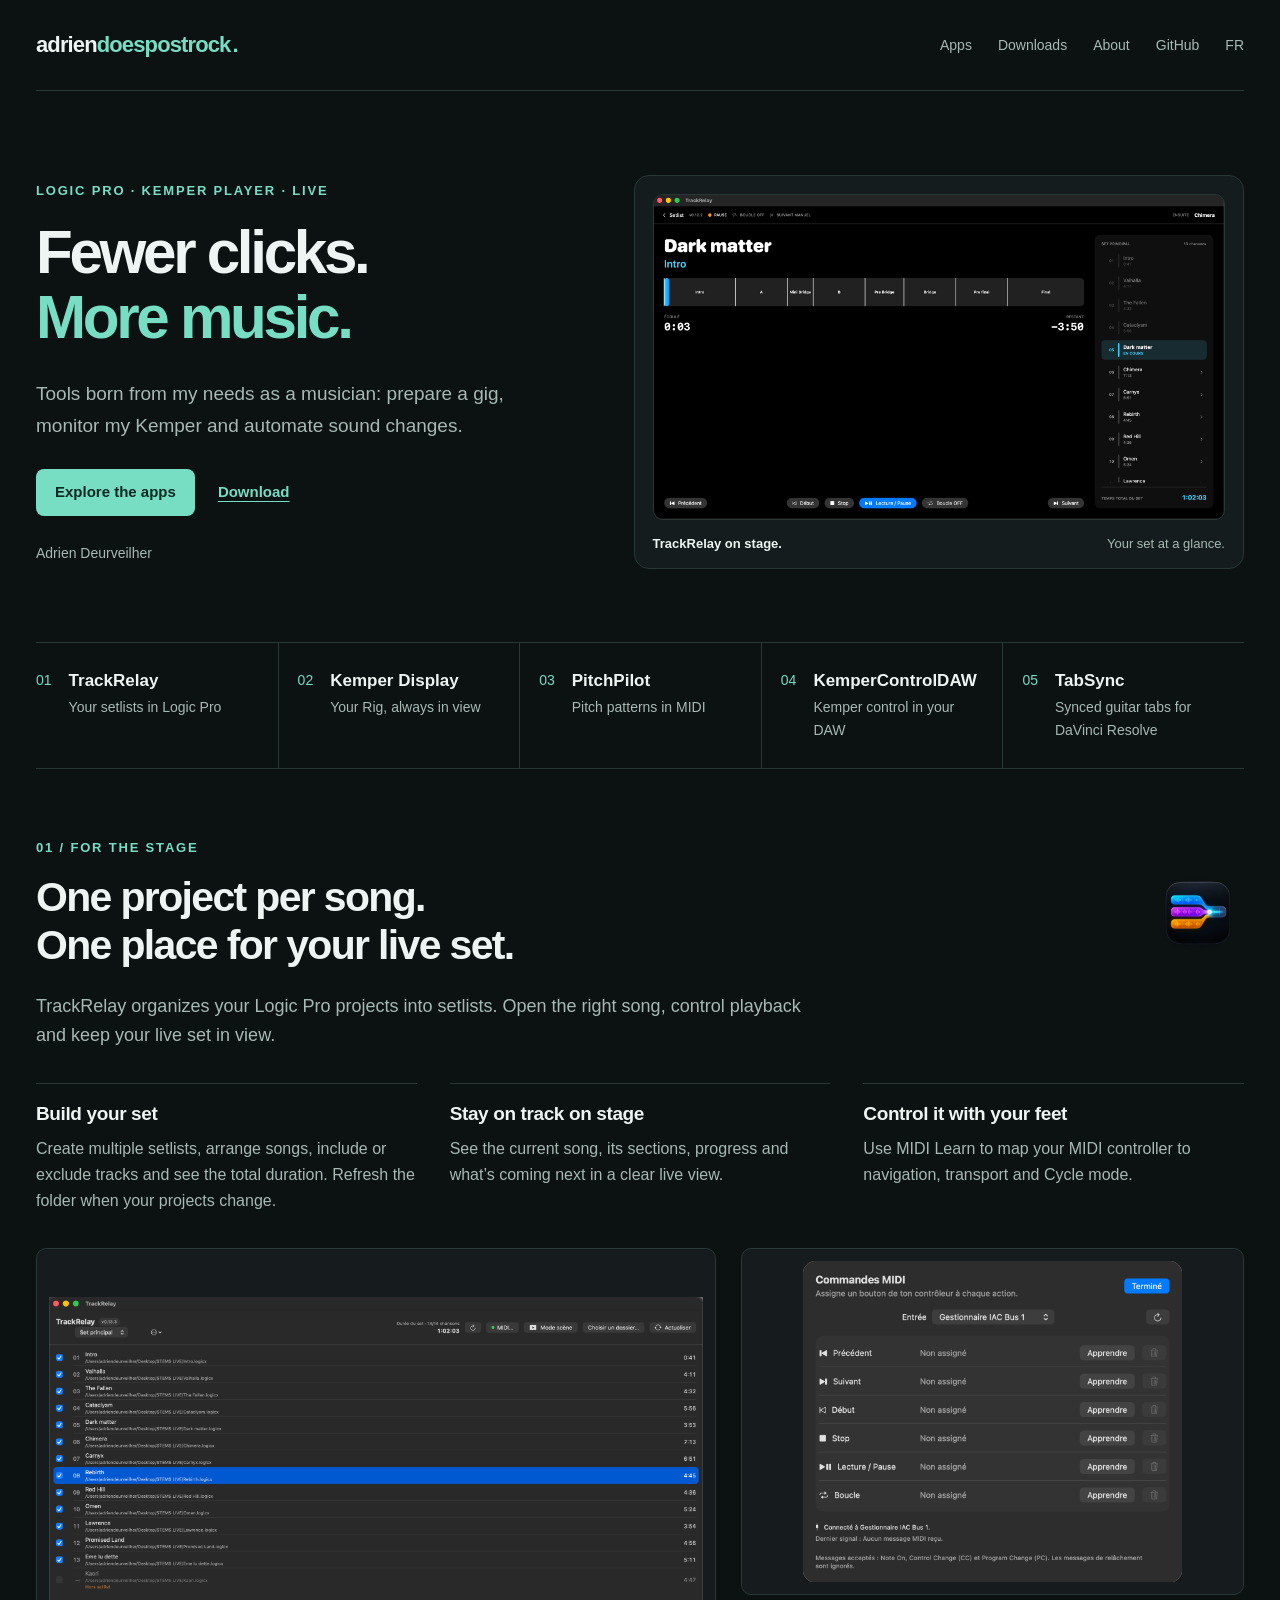
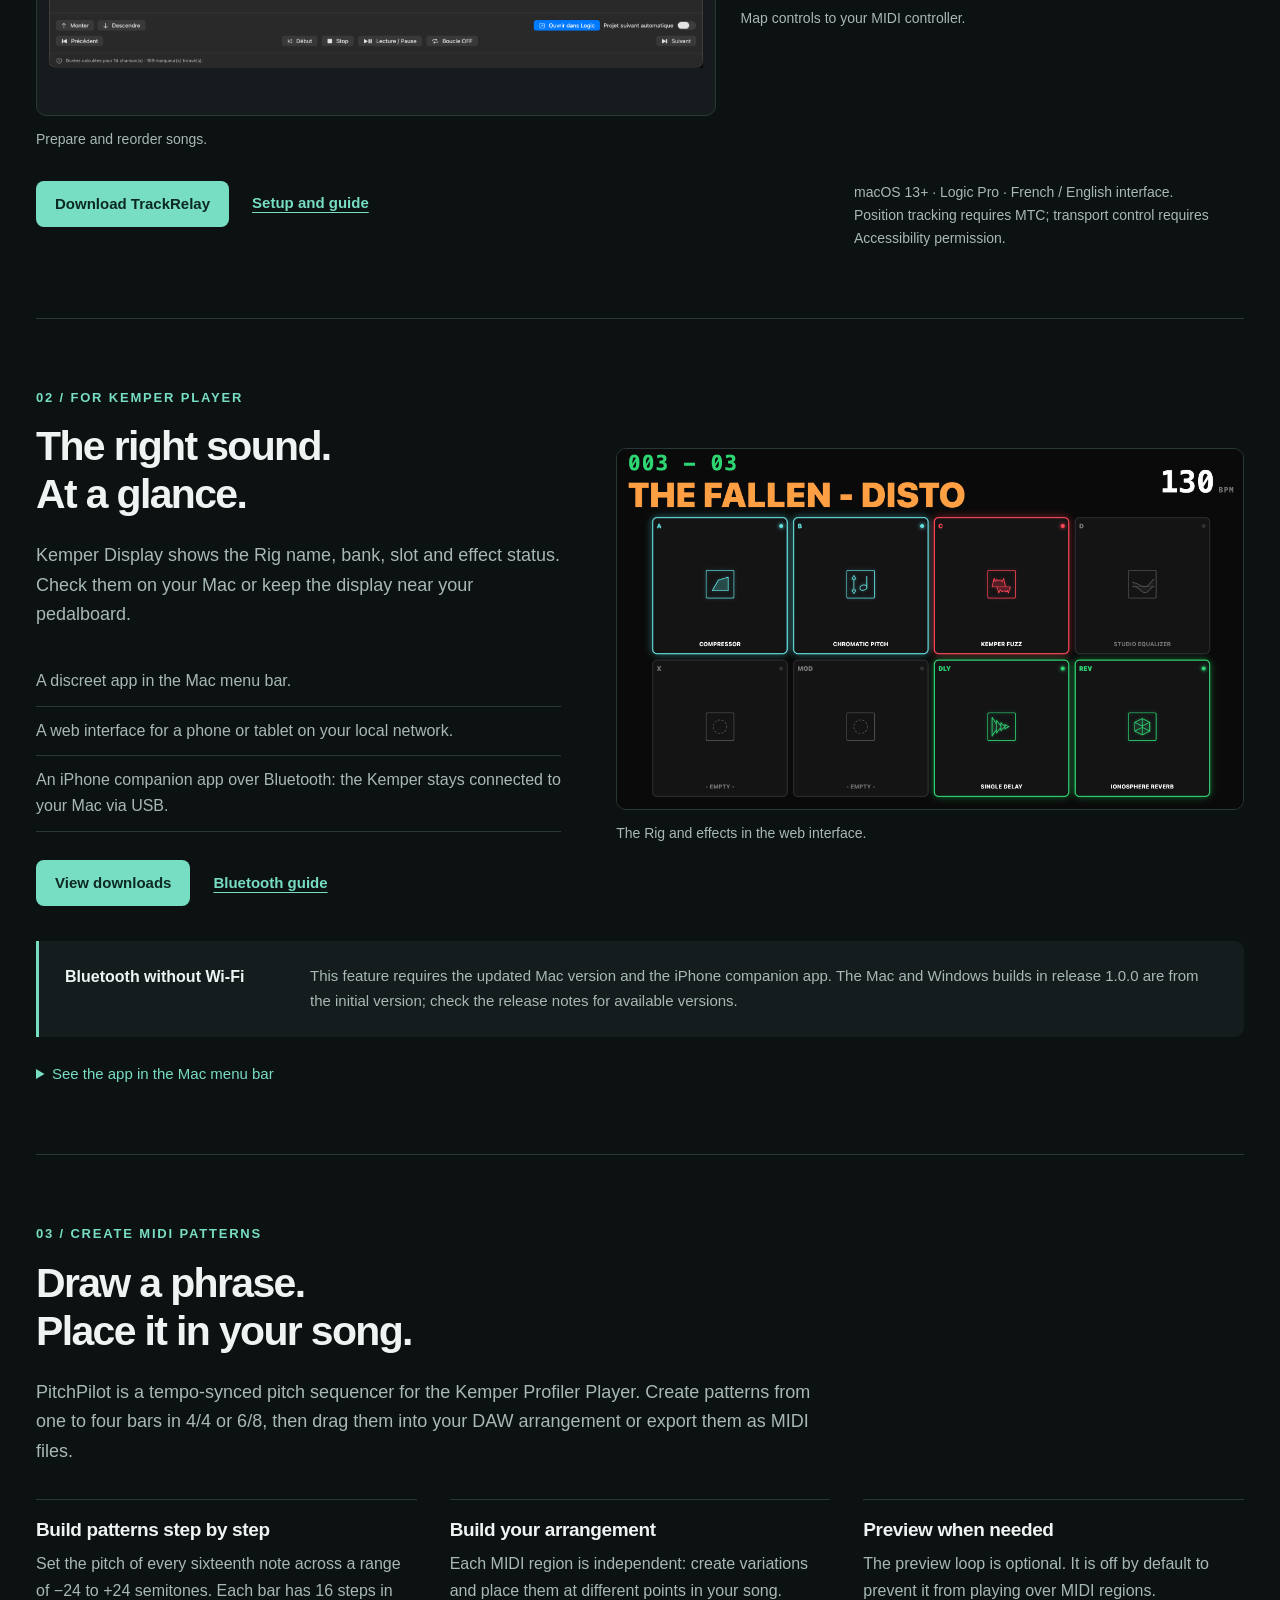
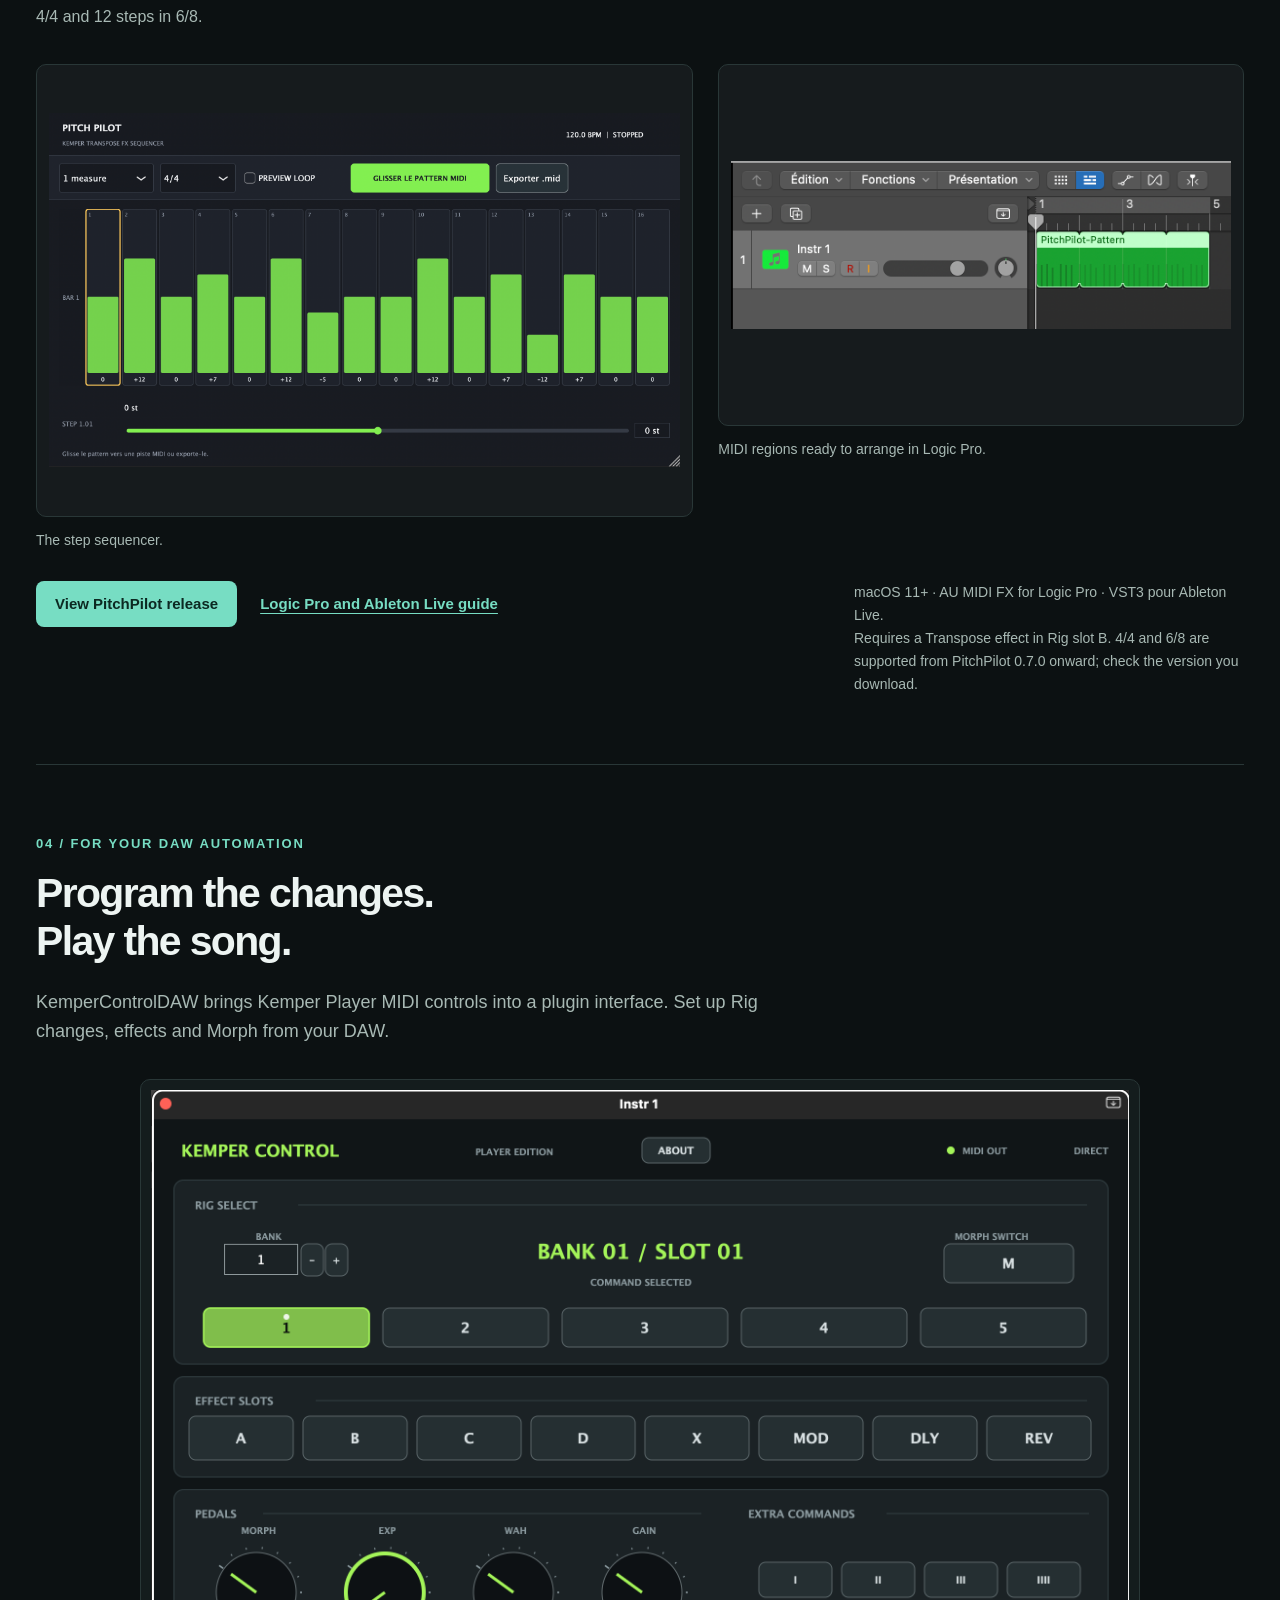
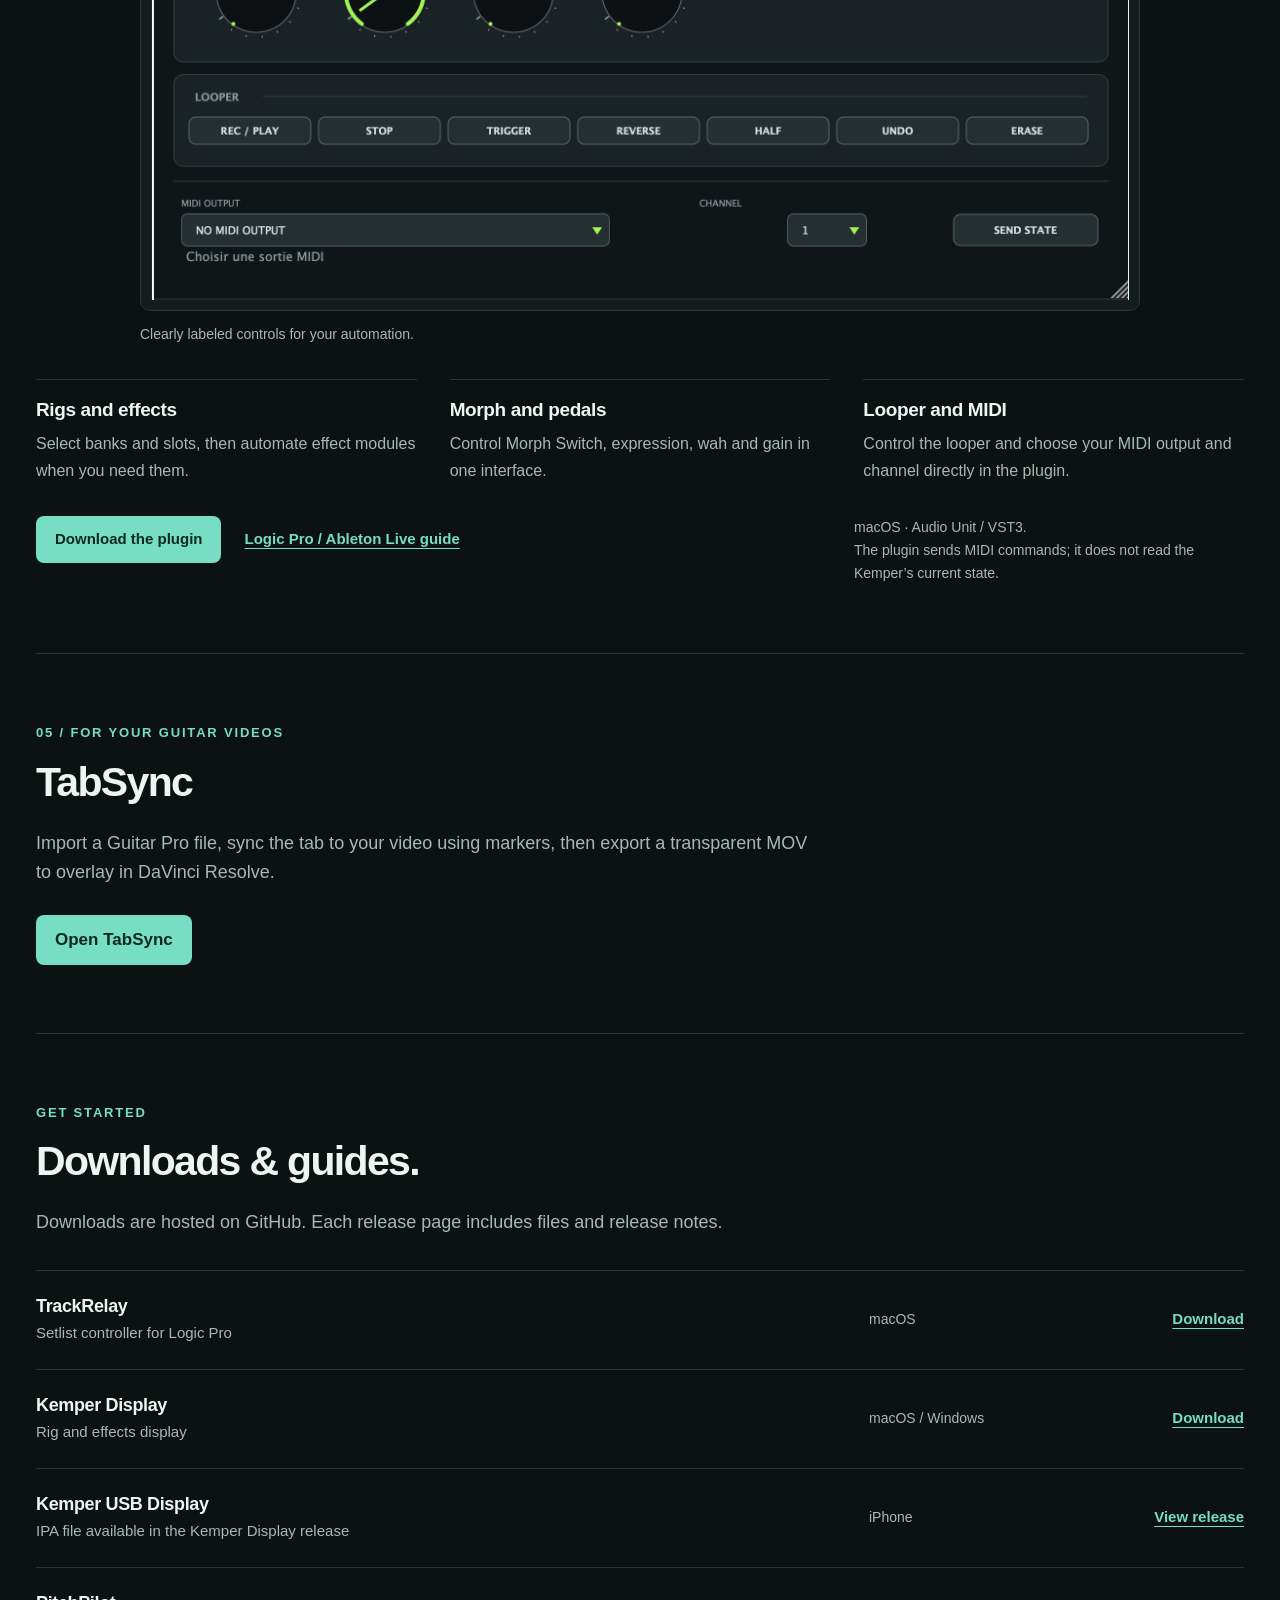
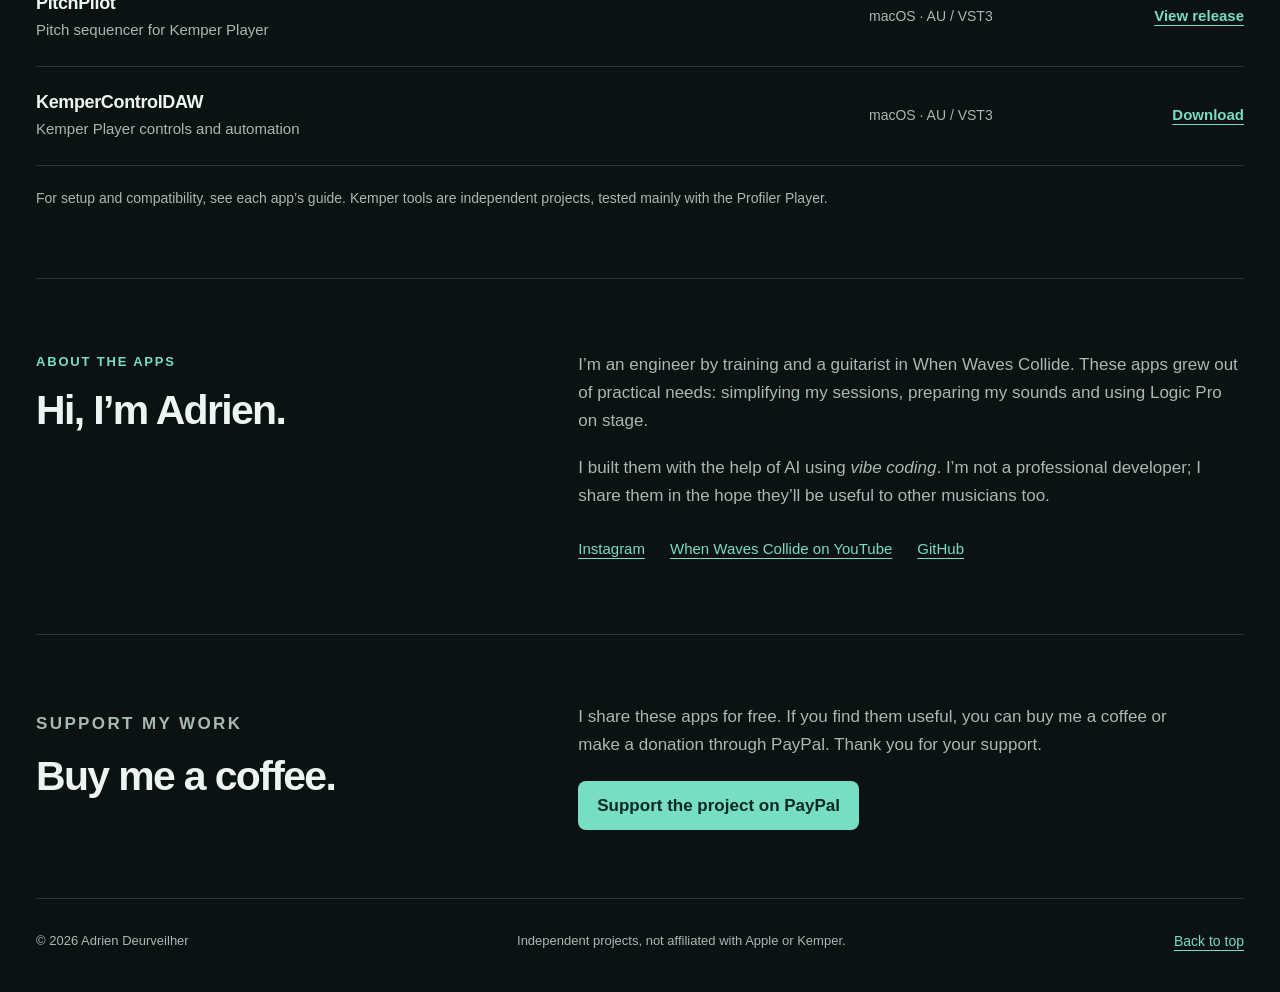
<file: index-en.html>
<!doctype html>
<html lang="en">
<head>
  <meta charset="utf-8">
  <meta name="viewport" content="width=device-width, initial-scale=1">
  <meta name="theme-color" content="#0c1112">
  <meta name="description" content="TrackRelay, PitchPilot, Kemper Display and KemperControlDAW: tools created by Adrien Deurveilher for Logic Pro, Kemper Player and live performance.">
  <title>Adrien Does Post Rock — Tools for musicians</title>
  <link rel="icon" href="assets/favicon.svg" type="image/svg+xml">
  <link rel="stylesheet" href="styles.css?v=tabsync-directory">
</head>
<body>
  <a class="skip" href="#main">Skip to content</a>
  <div class="wrap">
    <header>
      <a class="brand" href="#main" aria-label="Adrien Does Post Rock, accueil">adrien<span>doespostrock</span><span class="brand-dot">.</span></a>
      <nav aria-label="Main navigation">
        <a href="#applications">Apps</a>
        <a href="#downloads">Downloads</a>
        <a href="#about">About</a>
        <a href="https://github.com/adriendoespostrock">GitHub</a>
        <a href="index.html" lang="fr" aria-label="Lire ce site en français">FR</a>
      </nav>
    </header>
    <main id="main">
      <section class="hero" aria-labelledby="hero-title">
        <div>
          <p class="eyebrow">Logic Pro · Kemper Player · Live</p>
          <h1 id="hero-title">Fewer clicks.<br><span>More music.</span></h1>
          <p class="lead">Tools born from my needs as a musician: prepare a gig, monitor my Kemper and automate sound changes.</p>
          <div class="actions">
            <a class="button" href="#applications">Explore the apps</a>
            <a class="text-link" href="#downloads">Download</a>
          </div>
          <p class="hero-note">Adrien Deurveilher</p>
        </div>
        <figure class="hero-shot">
          <a href="assets/trackrelay-scene.png" aria-label="View the TrackRelay screenshot full size">
            <img src="assets/trackrelay-scene.png" alt="TrackRelay stage view showing the current song, its sections and the setlist." width="2048" height="1162" fetchpriority="high">
          </a>
          <figcaption><strong>TrackRelay on stage.</strong><span>Your set at a glance.</span></figcaption>
        </figure>
      </section>

      <section id="applications" class="directory directory-five" aria-label="Choose an app">
        <a href="#trackrelay"><span class="index">01</span><div><strong>TrackRelay</strong><span>Your setlists in Logic Pro</span></div><span class="platform">macOS</span></a>
        <a href="#kemper-display"><span class="index">02</span><div><strong>Kemper Display</strong><span>Your Rig, always in view</span></div><span class="platform">Mac · Windows · iPhone</span></a>
        <a href="#pitchpilot"><span class="index">03</span><div><strong>PitchPilot</strong><span>Pitch patterns in MIDI</span></div><span class="platform">AU · VST3</span></a>
        <a href="#kemper-control"><span class="index">04</span><div><strong>KemperControlDAW</strong><span>Kemper control in your DAW</span></div><span class="platform">AU · VST3</span></a>
        <a href="#tabsync"><span class="index">05</span><div><strong>TabSync</strong><span>Synced guitar tabs for DaVinci Resolve</span></div><span class="platform">Web</span></a>
      </section>

      <section id="trackrelay" class="section" aria-labelledby="trackrelay-title">
        <div class="section-heading">
          <div><p class="eyebrow">01 / For the stage</p><h2 id="trackrelay-title">One project per song.<br>One place for your live set.</h2></div>
          <img class="app-icon" src="assets/trackrelay-icon.png" alt="" width="76" height="76" loading="lazy">
        </div>
        <p class="intro">TrackRelay organizes your Logic Pro projects into setlists. Open the right song, control playback and keep your live set in view.</p>
        <div class="features">
          <div><h3>Build your set</h3><p>Create multiple setlists, arrange songs, include or exclude tracks and see the total duration. Refresh the folder when your projects change.</p></div>
          <div><h3>Stay on track on stage</h3><p>See the current song, its sections, progress and what’s coming next in a clear live view.</p></div>
          <div><h3>Control it with your feet</h3><p>Use MIDI Learn to map your MIDI controller to navigation, transport and Cycle mode.</p></div>
        </div>
        <div class="gallery">
          <figure><a href="assets/trackrelay-setlist.png" aria-label="View the setlist screenshot full size"><img src="assets/trackrelay-setlist.png" alt="Track and setlist organization in TrackRelay." loading="lazy"></a><figcaption>Prepare and reorder songs.</figcaption></figure>
          <figure><a href="assets/trackrelay-midi.png" aria-label="View the MIDI Learn screenshot full size"><img src="assets/trackrelay-midi.png" alt="TrackRelay MIDI Learn settings for transport and navigation controls." loading="lazy"></a><figcaption>Map controls to your MIDI controller.</figcaption></figure>
        </div>
        <div class="product-bottom"><div class="actions"><a class="button" href="https://github.com/adriendoespostrock/TrackRelay/releases/latest">Download TrackRelay</a><a class="text-link" href="https://github.com/adriendoespostrock/TrackRelay#preparing-the-logic-projects">Setup and guide</a></div><p class="note">macOS 13+ · Logic Pro · French / English interface.<br>Position tracking requires MTC; transport control requires Accessibility permission.</p></div>
      </section>

      <section id="kemper-display" class="section" aria-labelledby="display-title">
        <div class="product-grid">
          <div>
            <p class="eyebrow">02 / For Kemper Player</p>
            <h2 id="display-title">The right sound.<br>At a glance.</h2>
            <p class="intro">Kemper Display shows the Rig name, bank, slot and effect status. Check them on your Mac or keep the display near your pedalboard.</p>
            <ul class="feature-list"><li>A discreet app in the Mac menu bar.</li><li>A web interface for a phone or tablet on your local network.</li><li>An iPhone companion app over Bluetooth: the Kemper stays connected to your Mac via USB.</li></ul>
            <div class="actions"><a class="button" href="https://github.com/adriendoespostrock/KemperDisplayMacMenu/releases/latest">View downloads</a><a class="text-link" href="https://github.com/adriendoespostrock/KemperDisplayMacMenu#bluetooth-iphone-companion">Bluetooth guide</a></div>
          </div>
          <figure><a href="assets/kemper-web.png" aria-label="View the Kemper Display interface full size"><img src="assets/kemper-web.png" alt="Kemper Display web interface: Rig name, bank, slot and color-coded effects." loading="lazy"></a><figcaption>The Rig and effects in the web interface.</figcaption></figure>
        </div>
        <div class="connection-note"><strong>Bluetooth without Wi-Fi</strong><p>This feature requires the updated Mac version and the iPhone companion app. The Mac and Windows builds in release 1.0.0 are from the initial version; check the release notes for available versions.</p></div>
        <details><summary>See the app in the Mac menu bar</summary><figure class="menu-shot"><a href="assets/kemper-menu.png"><img src="assets/kemper-menu.png" alt="Kemper Display menu on macOS with Profiler information and connection settings." loading="lazy"></a></figure></details>
      </section>

      <section id="pitchpilot" class="section" aria-labelledby="pitchpilot-title">
        <p class="eyebrow">03 / Create MIDI patterns</p>
        <h2 id="pitchpilot-title">Draw a phrase.<br>Place it in your song.</h2>
        <p class="intro">PitchPilot is a tempo-synced pitch sequencer for the Kemper Profiler Player. Create patterns from one to four bars in 4/4 or 6/8, then drag them into your DAW arrangement or export them as MIDI files.</p>
        <div class="features">
          <div><h3>Build patterns step by step</h3><p>Set the pitch of every sixteenth note across a range of −24 to +24 semitones. Each bar has 16 steps in 4/4 and 12 steps in 6/8.</p></div>
          <div><h3>Build your arrangement</h3><p>Each MIDI region is independent: create variations and place them at different points in your song.</p></div>
          <div><h3>Preview when needed</h3><p>The preview loop is optional. It is off by default to prevent it from playing over MIDI regions.</p></div>
        </div>
        <div class="gallery pitchpilot-gallery">
          <figure><a href="assets/pitchpilot-editor.png?v=20261006-68" aria-label="View the PitchPilot editor screenshot full size"><img src="assets/pitchpilot-editor.png?v=20261006-68" alt="PitchPilot pattern editor with pitch steps set on the grid." loading="lazy"></a><figcaption>The step sequencer.</figcaption></figure>
          <figure><a href="assets/pitchpilot-logic-arrangement.png" aria-label="View the Logic Pro arrangement screenshot full size"><img src="assets/pitchpilot-logic-arrangement.png" alt="PitchPilot MIDI regions arranged in Logic Pro." loading="lazy"></a><figcaption>MIDI regions ready to arrange in Logic Pro.</figcaption></figure>
        </div>
        <div class="product-bottom"><div class="actions"><a class="button" href="https://github.com/adriendoespostrock/pitchpilot/releases/latest">View PitchPilot release</a><a class="text-link" href="https://github.com/adriendoespostrock/pitchpilot#logic-pro">Logic Pro and Ableton Live guide</a></div><p class="note">macOS 11+ · AU MIDI FX for Logic Pro · VST3 pour Ableton Live.<br>Requires a Transpose effect in Rig slot B. 4/4 and 6/8 are supported from PitchPilot 0.7.0 onward; check the version you download.</p></div>
      </section>

      <section id="kemper-control" class="section" aria-labelledby="control-title">
        <p class="eyebrow">04 / For your DAW automation</p>
        <h2 id="control-title">Program the changes.<br>Play the song.</h2>
        <p class="intro">KemperControlDAW brings Kemper Player MIDI controls into a plugin interface. Set up Rig changes, effects and Morph from your DAW.</p>
        <figure class="control-shot"><a href="assets/kemper-control.png" aria-label="View the KemperControlDAW interface full size"><img src="assets/kemper-control.png" alt="KemperControlDAW plugin interface: Rig selection, effect modules, Morph, pedals and looper controls." loading="lazy"></a><figcaption>Clearly labeled controls for your automation.</figcaption></figure>
        <div class="features"><div><h3>Rigs and effects</h3><p>Select banks and slots, then automate effect modules when you need them.</p></div><div><h3>Morph and pedals</h3><p>Control Morph Switch, expression, wah and gain in one interface.</p></div><div><h3>Looper and MIDI</h3><p>Control the looper and choose your MIDI output and channel directly in the plugin.</p></div></div>
        <div class="product-bottom"><div class="actions"><a class="button" href="https://github.com/adriendoespostrock/KemperControlDAW/releases/latest">Download the plugin</a><a class="text-link" href="https://github.com/adriendoespostrock/KemperControlDAW#installation">Logic Pro / Ableton Live guide</a></div><p class="note">macOS · Audio Unit / VST3.<br>The plugin sends MIDI commands; it does not read the Kemper’s current state.</p></div>
      </section>

      <section id="tabsync" class="section" aria-labelledby="tabsync-title">
        <p class="eyebrow">05 / For your guitar videos</p>
        <h2 id="tabsync-title">TabSync</h2>
        <p class="intro">Import a Guitar Pro file, sync the tab to your video using markers, then export a transparent MOV to overlay in DaVinci Resolve.</p>
        <a class="button" href="tabsync/">Open TabSync</a>
      </section>

      <section id="downloads" class="section" aria-labelledby="downloads-title">
        <p class="eyebrow">Get started</p>
        <h2 id="downloads-title">Downloads &amp; guides.</h2>
        <p class="intro">Downloads are hosted on GitHub. Each release page includes files and release notes.</p>
        <div class="download-list">
          <div><div><h3>TrackRelay</h3><p>Setlist controller for Logic Pro</p></div><span class="platform">macOS</span><a href="https://github.com/adriendoespostrock/TrackRelay/releases/latest">Download</a></div>
          <div><div><h3>Kemper Display</h3><p>Rig and effects display</p></div><span class="platform">macOS / Windows</span><a href="https://github.com/adriendoespostrock/KemperDisplayMacMenu/releases/latest">Download</a></div>
          <div><div><h3>Kemper USB Display</h3><p>IPA file available in the Kemper Display release</p></div><span class="platform">iPhone</span><a href="https://github.com/adriendoespostrock/KemperDisplayMacMenu/releases/latest">View release</a></div>
          <div><div><h3>PitchPilot</h3><p>Pitch sequencer for Kemper Player</p></div><span class="platform">macOS · AU / VST3</span><a href="https://github.com/adriendoespostrock/pitchpilot/releases/latest">View release</a></div>
          <div><div><h3>KemperControlDAW</h3><p>Kemper Player controls and automation</p></div><span class="platform">macOS · AU / VST3</span><a href="https://github.com/adriendoespostrock/KemperControlDAW/releases/latest">Download</a></div>
        </div>
        <p class="note">For setup and compatibility, see each app’s guide. Kemper tools are independent projects, tested mainly with the Profiler Player.</p>
      </section>

      <section id="about" class="section about" aria-labelledby="about-title">
        <div><p class="eyebrow">About the apps</p><h2 id="about-title">Hi, I’m Adrien.</h2></div>
        <div><p>I’m an engineer by training and a guitarist in When Waves Collide. These apps grew out of practical needs: simplifying my sessions, preparing my sounds and using Logic Pro on stage.</p><p>I built them with the help of AI using <em>vibe coding</em>. I’m not a professional developer; I share them in the hope they’ll be useful to other musicians too.</p><div class="socials"><a href="https://www.instagram.com/adriendoespostrock/">Instagram</a><a href="https://www.youtube.com/@WhenWavesCollide">When Waves Collide on YouTube</a><a href="https://github.com/adriendoespostrock">GitHub</a></div></div>
      </section>

      <section id="support" class="section support" aria-labelledby="support-title">
        <div><p class="eyebrow">Support my work</p><h2 id="support-title">Buy me a coffee.</h2></div>
        <div><p>I share these apps for free. If you find them useful, you can buy me a coffee or make a donation through PayPal. Thank you for your support.</p><a class="button" href="https://paypal.me/whenwavescollide" target="_blank" rel="noopener noreferrer">Support the project on PayPal</a></div>
      </section>
    </main>
    <footer><span>© 2026 Adrien Deurveilher</span><span>Independent projects, not affiliated with Apple or Kemper.</span><a href="#main">Back to top</a></footer>
  </div>
</body>
</html>
</file>
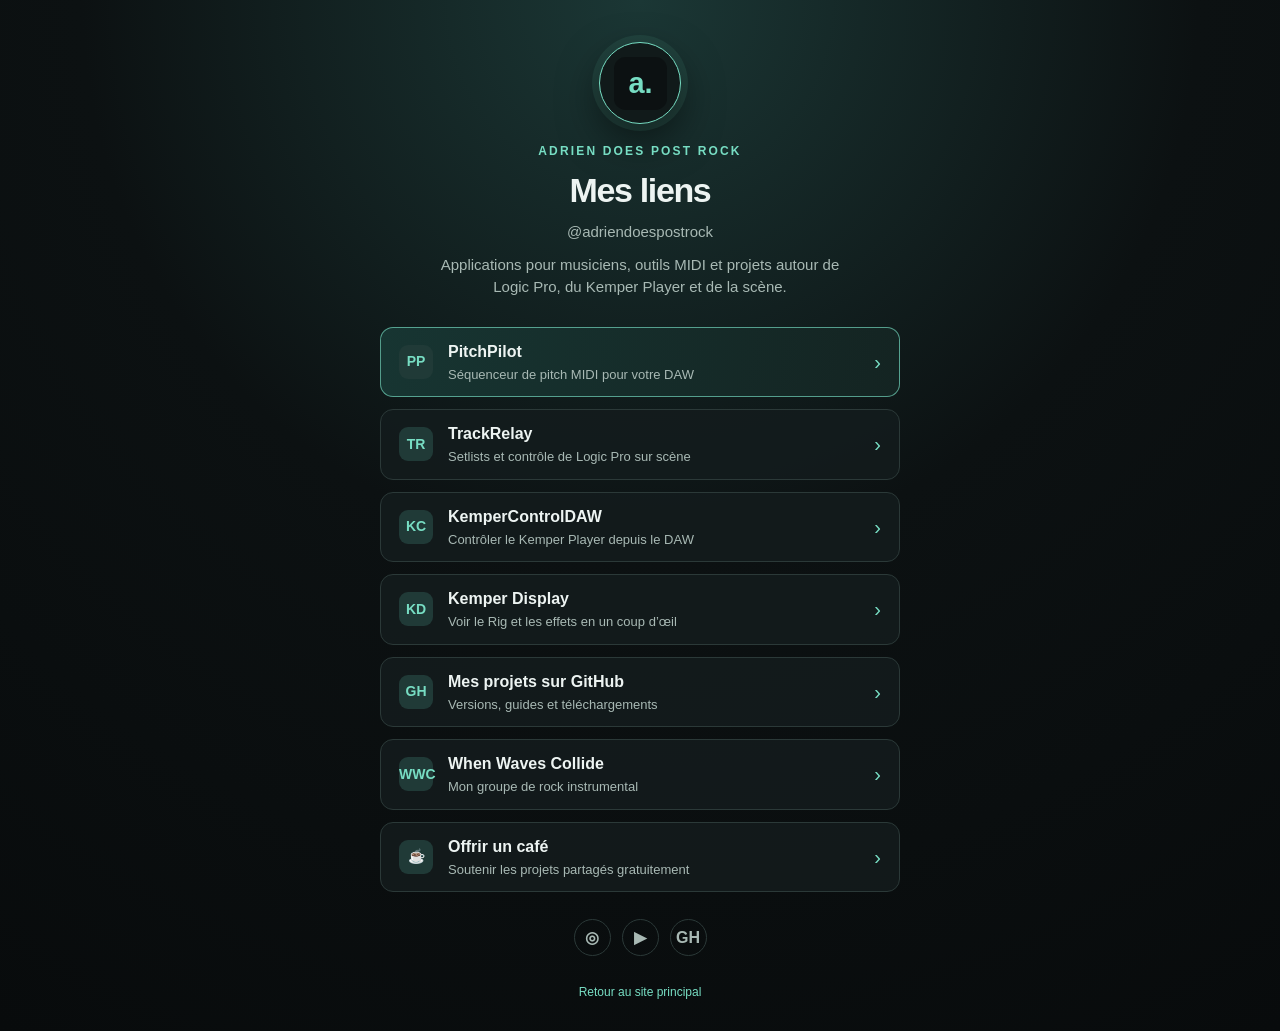
<file: links.html>
<!doctype html>
<html lang="fr">
<head>
  <meta charset="utf-8">
  <meta name="viewport" content="width=device-width, initial-scale=1">
  <meta name="theme-color" content="#0c1112">
  <meta name="robots" content="noindex">
  <meta name="description" content="Les liens d'Adrien Deurveilher — applications pour musiciens et When Waves Collide.">
  <title>Adrien Does Post Rock — Liens</title>
  <link rel="icon" href="assets/favicon.svg" type="image/svg+xml">
  <style>
    :root{color-scheme:dark;--bg:#0c1112;--card:#141c1d;--line:#2b3938;--ink:#edf4f2;--muted:#a8b9b4;--accent:#77ddc3}
    *{box-sizing:border-box}html{min-height:100%;background:var(--bg)}body{min-height:100vh;margin:0;background:radial-gradient(circle at 50% 0%,#1b3735 0,#0c1112 46%,#080b0c 100%);color:var(--ink);font:16px/1.5 -apple-system,BlinkMacSystemFont,"Segoe UI",sans-serif}
    .page{width:min(100% - 32px,520px);margin:0 auto;padding:42px 0 30px;text-align:center}
    .avatar{width:82px;height:82px;margin:0 auto 18px;border:1px solid var(--accent);border-radius:50%;background:#111a1a;display:grid;place-items:center;box-shadow:0 0 0 7px rgba(119,221,195,.08),0 16px 40px #0008}
    .avatar img{width:53px;height:53px}.eyebrow{margin:0 0 5px;color:var(--accent);font-size:12px;letter-spacing:.18em;text-transform:uppercase;font-weight:700}.title{margin:0;font-size:clamp(25px,7vw,34px);letter-spacing:-.04em}.handle{margin:5px 0 10px;color:var(--muted);font-size:15px}.bio{margin:0 auto 28px;color:var(--muted);max-width:410px;font-size:15px}
    .links{display:grid;gap:12px;text-align:left}.link{min-height:62px;display:flex;align-items:center;gap:15px;padding:12px 18px;border:1px solid var(--line);border-radius:13px;background:rgba(20,28,29,.84);color:var(--ink);text-decoration:none;transition:transform .18s ease,border-color .18s ease,background .18s ease}.link:hover{transform:translateY(-2px);border-color:var(--accent);background:#1a2928}.icon{width:34px;height:34px;flex:0 0 34px;border-radius:9px;display:grid;place-items:center;background:#203a37;color:var(--accent);font-weight:800;font-size:14px}.copy{display:grid;gap:1px}.copy strong{font-size:16px}.copy span{color:var(--muted);font-size:13px}.arrow{margin-left:auto;color:var(--accent);font-size:20px}.link.featured{border-color:rgba(119,221,195,.65);background:linear-gradient(100deg,#173532,#142422)}.socials{display:flex;justify-content:center;gap:11px;margin:27px 0}.social{width:37px;height:37px;display:grid;place-items:center;border:1px solid var(--line);border-radius:50%;color:var(--muted);font-weight:700;text-decoration:none}.social:hover{color:var(--accent);border-color:var(--accent)}footer{margin-top:24px;color:#71827e;font-size:12px}footer a{color:var(--accent);text-decoration:none}
  </style>
</head>
<body>
  <main class="page">
    <div class="avatar"><img src="assets/favicon.svg" alt=""></div>
    <p class="eyebrow">Adrien Does Post Rock</p>
    <h1 class="title">Mes liens</h1>
    <p class="handle">@adriendoespostrock</p>
    <p class="bio">Applications pour musiciens, outils MIDI et projets autour de Logic Pro, du Kemper Player et de la scène.</p>
    <div class="links">
      <a class="link featured" href="https://github.com/adriendoespostrock/pitchpilot/releases/latest" target="_blank" rel="noopener">
        <span class="icon">PP</span><span class="copy"><strong>PitchPilot</strong><span>Séquenceur de pitch MIDI pour votre DAW</span></span><span class="arrow">›</span>
      </a>
      <a class="link" href="https://github.com/adriendoespostrock/TrackRelay/releases/latest" target="_blank" rel="noopener">
        <span class="icon">TR</span><span class="copy"><strong>TrackRelay</strong><span>Setlists et contrôle de Logic Pro sur scène</span></span><span class="arrow">›</span>
      </a>
      <a class="link" href="https://github.com/adriendoespostrock/KemperControlDAW/releases/latest" target="_blank" rel="noopener">
        <span class="icon">KC</span><span class="copy"><strong>KemperControlDAW</strong><span>Contrôler le Kemper Player depuis le DAW</span></span><span class="arrow">›</span>
      </a>
      <a class="link" href="https://github.com/adriendoespostrock/KemperDisplayMacMenu/releases/latest" target="_blank" rel="noopener">
        <span class="icon">KD</span><span class="copy"><strong>Kemper Display</strong><span>Voir le Rig et les effets en un coup d’œil</span></span><span class="arrow">›</span>
      </a>
      <a class="link" href="https://github.com/adriendoespostrock" target="_blank" rel="noopener">
        <span class="icon">GH</span><span class="copy"><strong>Mes projets sur GitHub</strong><span>Versions, guides et téléchargements</span></span><span class="arrow">›</span>
      </a>
      <a class="link" href="https://www.whenwavescollide.com/" target="_blank" rel="noopener">
        <span class="icon">WWC</span><span class="copy"><strong>When Waves Collide</strong><span>Mon groupe de rock instrumental</span></span><span class="arrow">›</span>
      </a>
      <a class="link" href="https://paypal.me/whenwavescollide" target="_blank" rel="noopener">
        <span class="icon">☕</span><span class="copy"><strong>Offrir un café</strong><span>Soutenir les projets partagés gratuitement</span></span><span class="arrow">›</span>
      </a>
    </div>
    <div class="socials" aria-label="Réseaux sociaux">
      <a class="social" href="https://www.instagram.com/adriendoespostrock/" target="_blank" rel="noopener" aria-label="Instagram">◎</a>
      <a class="social" href="https://www.youtube.com/@WhenWavesCollide" target="_blank" rel="noopener" aria-label="YouTube">▶</a>
      <a class="social" href="https://github.com/adriendoespostrock" target="_blank" rel="noopener" aria-label="GitHub">GH</a>
    </div>
    <footer><a href="index.html">Retour au site principal</a></footer>
  </main>
</body>
</html>
</file>
<file: styles.css>
:root{color-scheme:dark;--bg:#0c1112;--surface:#141c1d;--ink:#edf4f2;--muted:#a8b9b4;--line:#293737;--accent:#77ddc3}
*{box-sizing:border-box}html{scroll-behavior:smooth}body{margin:0;background:var(--bg);color:var(--ink);font:17px/1.65 -apple-system,BlinkMacSystemFont,"Segoe UI",sans-serif}a{color:var(--accent);text-underline-offset:.25em}a:hover{color:#b9f5e5}a:focus-visible,summary:focus-visible{outline:3px solid var(--accent);outline-offset:6px}img{display:block;max-width:100%;height:auto}.wrap{max-width:1280px;margin:auto;padding:0 36px}.skip{position:absolute;left:20px;top:-100px;background:var(--accent);color:var(--bg);padding:12px 20px;z-index:10}.skip:focus{top:12px}header{display:flex;justify-content:space-between;align-items:center;gap:28px;border-bottom:1px solid var(--line);padding:27px 0}.brand{font-size:22px;font-weight:750;letter-spacing:-.04em;color:var(--ink);text-decoration:none}.brand span{color:var(--accent)}.brand-dot{padding-left:2px}nav{display:flex;flex-wrap:wrap;gap:26px}nav a{font-size:14px;color:var(--muted);text-decoration:none}nav a:hover{color:var(--ink)}.hero{display:grid;grid-template-columns:.96fr 1.08fr;gap:55px;align-items:center;padding:84px 0 73px}.hero>*{min-width:0}.eyebrow{font-size:13px;text-transform:uppercase;color:var(--accent);letter-spacing:.14em;font-weight:650;margin:0 0 20px}h1{font-size:clamp(44px,4.7vw,64px);line-height:1.08;letter-spacing:-.055em;font-weight:730;margin:0 0 27px}h1 span{color:var(--accent)}.lead{font-size:19px;color:var(--muted);max-width:520px;margin:0}.actions{display:flex;gap:23px;align-items:center;flex-wrap:wrap;margin-top:28px;font-size:15px}.button{display:inline-block;background:var(--accent);color:#0c2922;text-decoration:none;font-weight:700;border-radius:8px;padding:12px 19px;line-height:1.5}.button:hover{background:#a4edda;color:#0c2922}.text-link{font-weight:550}.hero-note{font-size:14px;color:var(--muted);margin:26px 0 0}figure{margin:0}figure>a{display:block;border-radius:10px}figure img{width:100%;border:1px solid var(--line);border-radius:10px;background:var(--surface)}.hero-shot{padding:18px 18px 14px;background:var(--surface);border-radius:15px;border:1px solid var(--line);transform:none}.hero-shot img{width:100%;height:auto}.hero-shot figcaption{display:flex;flex-wrap:wrap;justify-content:space-between;gap:6px;margin-top:13px;font-size:13px}figcaption{font-size:14px;color:var(--muted);margin-top:12px}figcaption strong{color:var(--ink);font-weight:550}.directory{display:grid;grid-template-columns:repeat(4,1fr);border-top:1px solid var(--line);border-bottom:1px solid var(--line);scroll-margin-top:25px}.directory>a{display:flex;gap:17px;align-items:flex-start;color:var(--ink);text-decoration:none;padding:26px 19px;position:relative}.directory>a:first-child{padding-left:0}.directory>a+a{border-left:1px solid var(--line)}.index{font-size:14px;color:var(--accent);font-variant-numeric:tabular-nums}.directory strong{display:block;font-size:17px;line-height:1.4}.directory div>span{display:block;font-size:14px;color:var(--muted);margin-top:3px}.directory .platform{display:none}.directory>a:hover strong{color:var(--accent)}.section{padding:68px 0;border-bottom:1px solid var(--line);scroll-margin-top:25px}h2{font-size:clamp(30px,3.2vw,43px);line-height:1.17;letter-spacing:-.04em;font-weight:700;margin:0 0 22px}.section .eyebrow{margin-bottom:15px}.intro{font-size:18px;color:var(--muted);max-width:790px;margin:0 0 27px}.section-heading{display:flex;align-items:center;justify-content:space-between;gap:25px}.app-icon{width:76px;height:76px;border-radius:18px;margin-right:8px}.features{display:grid;grid-template-columns:repeat(3,1fr);gap:33px;margin:32px 0}.features>div{border-top:1px solid var(--line);padding-top:17px}h3{font-size:19px;font-weight:650;line-height:1.35;letter-spacing:-.02em;margin:0 0 9px}.features p{font-size:16px;color:var(--muted);margin:0}.gallery{display:grid;grid-template-columns:1.35fr 1fr;gap:25px;align-items:start;margin-top:33px}.pitchpilot-gallery{grid-template-columns:1.25fr 1fr}.gallery figure{min-width:0}.gallery img{aspect-ratio:1.45;object-fit:contain;padding:12px;background:#161b1d}.product-bottom{display:flex;align-items:flex-start;justify-content:space-between;gap:28px;margin-top:29px}.product-bottom .actions{margin-top:0}.note{font-size:14px;color:var(--muted);margin:21px 0 0;max-width:900px}.product-bottom .note{margin:0;max-width:390px}.product-grid{display:grid;grid-template-columns:.92fr 1.1fr;align-items:center;gap:55px}.product-grid>*{min-width:0}.feature-list{list-style:none;padding:0;color:var(--muted);font-size:16px;margin:26px 0}.feature-list li{padding:11px 0;border-bottom:1px solid var(--line)}.connection-note{display:grid;grid-template-columns:220px 1fr;gap:25px;background:var(--surface);border-left:3px solid var(--accent);padding:23px 26px;margin-top:35px;border-radius:0 9px 9px 0;font-size:15px}.connection-note p{color:var(--muted);margin:0}.connection-note strong{font-size:16px}details{margin-top:25px}summary{font-size:15px;color:var(--accent);cursor:pointer}.menu-shot{max-width:620px;margin-top:20px}.control-shot{max-width:1000px;margin:32px auto}.control-shot img{padding:10px;background:var(--surface)}.download-list{margin-top:32px;border-top:1px solid var(--line)}.download-list>div{display:grid;grid-template-columns:1fr 210px 140px;align-items:center;gap:25px;border-bottom:1px solid var(--line);padding:23px 0}.download-list h3{font-size:18px;margin:0 0 3px}.download-list p{font-size:15px;color:var(--muted);margin:0}.platform{font-size:14px;color:var(--muted)}.download-list a{justify-self:end;font-size:15px;font-weight:600}.about{display:grid;grid-template-columns:.83fr 1.17fr;gap:70px;padding:72px 0}.about p:not(.eyebrow){color:var(--muted);margin:0 0 19px;font-size:17px}.socials{display:flex;flex-wrap:wrap;gap:14px 25px;margin-top:27px;font-size:15px}.support{display:grid;grid-template-columns:.83fr 1.17fr;gap:70px;align-items:center}.support p{color:var(--muted);font-size:17px;margin:0 0 22px;max-width:620px}.support .button{white-space:normal}@media(max-width:760px){.support{grid-template-columns:1fr;gap:9px}}footer{display:flex;justify-content:space-between;gap:18px;flex-wrap:wrap;color:var(--muted);font-size:13px;padding:31px 0 38px}footer a{font-size:14px}
@media(min-width:1300px){.hero-shot{margin-right:-10px}}
@media(max-width:1000px){.hero{gap:32px}.wrap{padding:0 26px}nav{gap:17px}.brand{font-size:20px}.hero h1{font-size:48px}.product-grid{gap:30px}.product-bottom{flex-direction:column}.product-bottom .note{max-width:none}.about{gap:35px}}
@media(max-width:760px){header{align-items:flex-start;flex-direction:column;gap:14px;padding:23px 0}.hero{grid-template-columns:1fr;padding:44px 0 42px;gap:35px}.hero h1{font-size:clamp(40px,8vw,60px)}.hero-shot{transform:none;padding:12px;max-width:650px}.hero-note{margin-top:20px}.lead{font-size:18px}.directory{grid-template-columns:1fr}.directory>a,.directory>a:first-child{padding:20px 0}.directory>a+a{border-left:0;border-top:1px solid var(--line)}.directory .platform{display:block;margin-left:auto;text-align:right;max-width:100px}.section{padding:44px 0}.features{grid-template-columns:1fr;gap:20px}.gallery{grid-template-columns:1fr;gap:25px}.gallery img{aspect-ratio:auto;padding:8px}.product-grid{grid-template-columns:1fr;gap:27px}.connection-note{grid-template-columns:1fr;gap:10px;padding:20px}.download-list>div{grid-template-columns:1fr auto;gap:8px 12px}.download-list>div>div{grid-column:1/-1}.download-list a{grid-column:2}.about{grid-template-columns:1fr;gap:9px}.app-icon{width:58px;height:58px;margin:0;align-self:flex-start}.section-heading h2{font-size:30px}.eyebrow{font-size:12px}.hero-shot figcaption{font-size:13px}footer{flex-direction:column;gap:9px}}
@media(max-width:390px){.wrap{padding:0 19px}nav{gap:12px}.directory .platform{display:none}.actions{gap:18px}.brand{font-size:20px}.app-icon{display:none}}
@media(prefers-reduced-motion:reduce){html{scroll-behavior:auto}}
@media(min-width:1001px){.directory.directory-five{grid-template-columns:repeat(5,minmax(0,1fr))}}
@media(min-width:761px) and (max-width:1000px){.directory.directory-five>a:last-child{grid-column:1/-1;border-left:0;border-top:1px solid var(--line);padding-left:0}}
</file>
